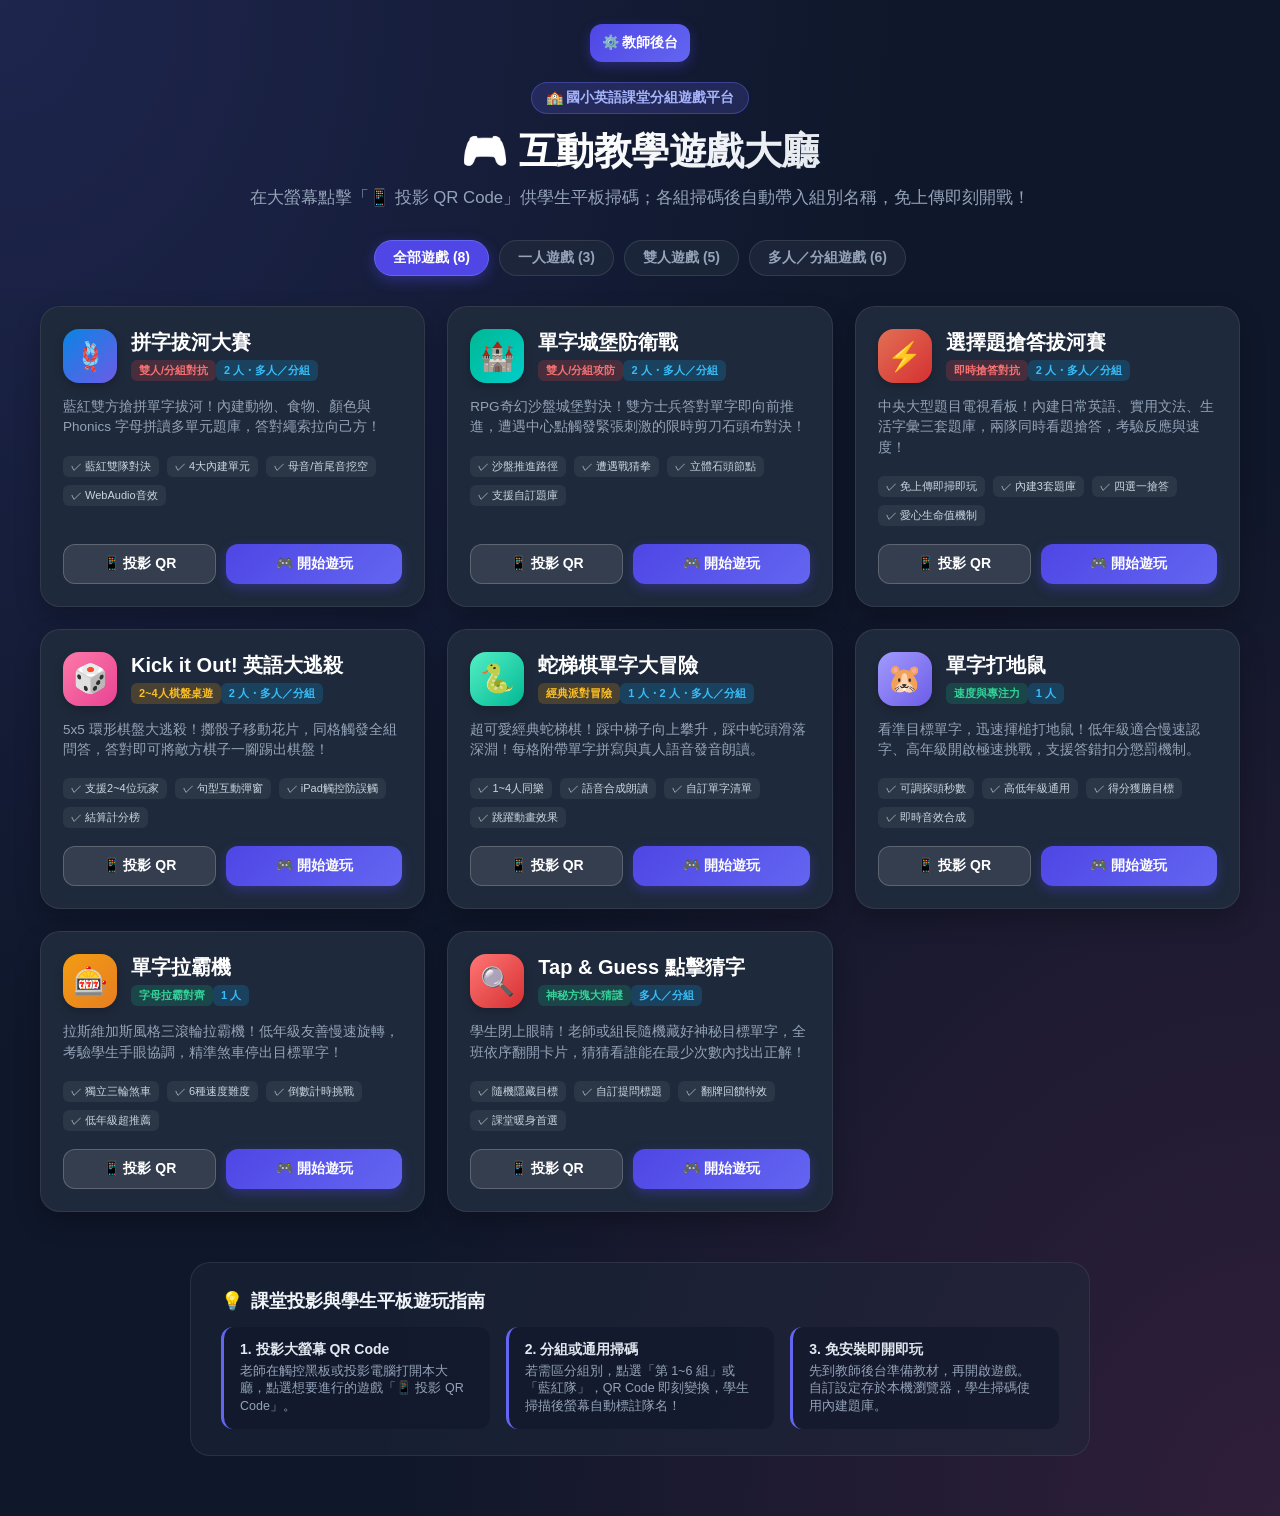
<file: index.html>
<!DOCTYPE html>
<html lang="zh-TW">
<head>
    <meta charset="UTF-8">
    <meta name="viewport" content="width=device-width, initial-scale=1.0">
    <title>🎮 課堂分組互動遊戲大廳 - 掃碼即玩平台</title>
    <link rel="stylesheet" href="./css/classroom.css">
    <script src="./js/qrcode.min.js"></script>
    <style>
        :root {
            --primary: #4f46e5;
            --primary-light: #6366f1;
            --secondary: #ec4899;
            --bg: #0f172a;
            --card-bg: #1e293b;
            --text-main: #f8fafc;
            --text-muted: #94a3b8;
            --accent-yellow: #f59e0b;
            --accent-green: #10b981;
        }

        * {
            box-sizing: border-box;
            margin: 0;
            padding: 0;
            font-family: -apple-system, BlinkMacSystemFont, "Segoe UI", Roboto, "Noto Sans TC", sans-serif;
        }

        body {
            background-color: var(--bg);
            background-image: 
                radial-gradient(at 0% 0%, rgba(99, 102, 241, 0.18) 0px, transparent 50%),
                radial-gradient(at 100% 100%, rgba(236, 72, 153, 0.15) 0px, transparent 50%);
            color: var(--text-main);
            min-height: 100vh;
            padding: 24px 16px 60px;
        }

        .header {
            text-align: center;
            max-width: 900px;
            margin: 0 auto 30px;
        }

        .header-badge {
            display: inline-flex;
            align-items: center;
            gap: 6px;
            background: rgba(99, 102, 241, 0.2);
            border: 1px solid rgba(99, 102, 241, 0.4);
            color: #a5b4fc;
            padding: 6px 14px;
            border-radius: 9999px;
            font-size: 14px;
            font-weight: 700;
            margin-bottom: 12px;
        }

        .header h1 {
            font-size: 2.4rem;
            font-weight: 900;
            letter-spacing: -0.5px;
            background: linear-gradient(135deg, #ffffff 40%, #cbd5e1 100%);
            -webkit-background-clip: text;
            -webkit-text-fill-color: transparent;
            margin-bottom: 8px;
        }

        .header p {
            color: var(--text-muted);
            font-size: 1.05rem;
            line-height: 1.5;
        }

        /* 篩選標籤列 */
        .filter-bar {
            display: flex;
            justify-content: center;
            gap: 10px;
            flex-wrap: wrap;
            margin-bottom: 30px;
        }

        .filter-btn {
            background: rgba(30, 41, 59, 0.8);
            border: 1.5px solid rgba(255, 255, 255, 0.1);
            color: var(--text-muted);
            padding: 8px 18px;
            border-radius: 30px;
            font-size: 14px;
            font-weight: 700;
            cursor: pointer;
            transition: all 0.2s;
        }

        .filter-btn:hover {
            background: rgba(51, 65, 85, 0.8);
            color: #fff;
            border-color: rgba(255, 255, 255, 0.25);
        }

        .filter-btn.active {
            background: var(--primary);
            color: #fff;
            border-color: var(--primary-light);
            box-shadow: 0 4px 14px rgba(79, 70, 229, 0.4);
        }

        /* 遊戲卡片網格 */
        .games-grid {
            display: grid;
            grid-template-columns: repeat(auto-fill, minmax(320px, 1fr));
            gap: 22px;
            max-width: 1200px;
            margin: 0 auto;
        }

        .game-card {
            background: var(--card-bg);
            border: 1px solid rgba(255, 255, 255, 0.08);
            border-radius: 20px;
            padding: 22px;
            display: flex;
            flex-direction: column;
            justify-content: space-between;
            box-shadow: 0 10px 25px rgba(0, 0, 0, 0.25);
            transition: all 0.25s cubic-bezier(0.16, 1, 0.3, 1);
            position: relative;
            overflow: hidden;
        }

        .game-card:hover {
            transform: translateY(-4px);
            border-color: rgba(99, 102, 241, 0.4);
            box-shadow: 0 16px 35px rgba(0, 0, 0, 0.4);
        }

        .game-top {
            display: flex;
            align-items: flex-start;
            gap: 14px;
            margin-bottom: 14px;
        }

        .game-icon-box {
            width: 54px;
            height: 54px;
            border-radius: 16px;
            display: flex;
            align-items: center;
            justify-content: center;
            font-size: 28px;
            flex-shrink: 0;
            box-shadow: 0 4px 10px rgba(0,0,0,0.2);
        }

        .game-meta h3 {
            font-size: 1.25rem;
            font-weight: 800;
            color: #ffffff;
            margin-bottom: 4px;
        }

        .game-tag {
            font-size: 11px;
            font-weight: 700;
            padding: 3px 8px;
            border-radius: 6px;
            display: inline-block;
        }

        .tag-battle { background: rgba(239, 68, 68, 0.2); color: #f87171; }
        .tag-board { background: rgba(245, 158, 11, 0.2); color: #fbbf24; }
        .tag-speed { background: rgba(16, 185, 129, 0.2); color: #34d399; }
        .tag-puzzle { background: rgba(14, 165, 233, 0.2); color: #38bdf8; }

        .game-desc {
            color: var(--text-muted);
            font-size: 13.5px;
            line-height: 1.5;
            margin-bottom: 18px;
            flex: 1;
        }

        .game-features {
            display: flex;
            gap: 8px;
            flex-wrap: wrap;
            margin-bottom: 18px;
        }

        .feature-pill {
            font-size: 11px;
            background: rgba(255, 255, 255, 0.06);
            color: #cbd5e1;
            padding: 3px 8px;
            border-radius: 6px;
        }

        .card-actions {
            display: flex;
            gap: 10px;
        }

        .btn-qr {
            flex: 1;
            background: rgba(255, 255, 255, 0.1);
            color: #ffffff;
            border: 1px solid rgba(255, 255, 255, 0.2);
            padding: 10px 12px;
            border-radius: 12px;
            font-size: 14px;
            font-weight: 700;
            cursor: pointer;
            display: flex;
            align-items: center;
            justify-content: center;
            gap: 6px;
            transition: all 0.2s;
        }
        .btn-qr:hover {
            background: rgba(255, 255, 255, 0.2);
            border-color: #fff;
        }

        .btn-play {
            flex: 1.2;
            background: linear-gradient(135deg, var(--primary), var(--primary-light));
            color: #ffffff;
            border: none;
            padding: 10px 12px;
            border-radius: 12px;
            font-size: 14px;
            font-weight: 800;
            cursor: pointer;
            display: flex;
            align-items: center;
            justify-content: center;
            gap: 6px;
            text-decoration: none;
            box-shadow: 0 4px 12px rgba(79, 70, 229, 0.35);
            transition: all 0.2s;
        }
        .btn-play:hover {
            transform: translateY(-1px);
            box-shadow: 0 6px 16px rgba(79, 70, 229, 0.5);
            color: white;
        }

        /* 課堂說明區塊 */
        .guide-section {
            max-width: 900px;
            margin: 50px auto 0;
            background: rgba(30, 41, 59, 0.5);
            border: 1px solid rgba(255, 255, 255, 0.08);
            border-radius: 20px;
            padding: 26px 30px;
        }

        .guide-title {
            font-size: 18px;
            font-weight: 800;
            color: #f1f5f9;
            margin-bottom: 14px;
            display: flex;
            align-items: center;
            gap: 8px;
        }

        .guide-steps {
            display: grid;
            grid-template-columns: repeat(auto-fit, minmax(240px, 1fr));
            gap: 16px;
        }

        .guide-step {
            background: rgba(15, 23, 42, 0.6);
            border-radius: 12px;
            padding: 14px 16px;
            border-left: 3px solid var(--primary-light);
        }

        .guide-step h4 {
            font-size: 14px;
            color: #e2e8f0;
            margin-bottom: 4px;
        }

        .guide-step p {
            font-size: 12.5px;
            color: var(--text-muted);
            line-height: 1.4;
        }

        /* 投影用超大 QR Code 彈跳視窗 */
        .projector-modal-overlay {
            display: none;
            position: fixed;
            top: 0;
            left: 0;
            width: 100vw;
            height: 100vh;
            background: rgba(0, 0, 0, 0.88);
            backdrop-filter: blur(8px);
            z-index: 999999;
            align-items: center;
            justify-content: center;
            animation: projFade 0.2s ease forwards;
        }

        @keyframes projFade { from { opacity: 0; } to { opacity: 1; } }

        .projector-card {
            background: #ffffff;
            color: #1e293b;
            border-radius: 28px;
            padding: 30px 36px;
            max-width: 520px;
            width: 92%;
            text-align: center;
            position: relative;
            box-shadow: 0 25px 60px rgba(0,0,0,0.6);
        }

        .projector-close {
            position: absolute;
            top: 18px;
            right: 22px;
            width: 38px;
            height: 38px;
            border-radius: 50%;
            border: none;
            background: #f1f5f9;
            color: #64748b;
            font-size: 22px;
            cursor: pointer;
            display: flex;
            align-items: center;
            justify-content: center;
            transition: all 0.15s;
        }
        .projector-close:hover {
            background: #ef4444;
            color: white;
        }

        .projector-game-title {
            font-size: 24px;
            font-weight: 900;
            color: #0f172a;
            margin-bottom: 4px;
        }

        .projector-subtitle {
            font-size: 14px;
            color: #64748b;
            margin-bottom: 16px;
        }

        .projector-group-bar {
            display: flex;
            flex-wrap: wrap;
            gap: 6px;
            justify-content: center;
            margin-bottom: 18px;
        }

        .proj-chip {
            padding: 6px 12px;
            font-size: 13px;
            font-weight: 800;
            border-radius: 20px;
            border: 1.5px solid #cbd5e1;
            background: #f8fafc;
            color: #334155;
            cursor: pointer;
            transition: all 0.15s;
        }
        .proj-chip:hover {
            border-color: var(--primary);
            color: var(--primary);
        }
        .proj-chip.active {
            background: var(--primary);
            color: white;
            border-color: var(--primary);
            box-shadow: 0 4px 10px rgba(79, 70, 229, 0.35);
        }

        .projector-qr-wrapper {
            background: #f8fafc;
            padding: 18px;
            border-radius: 20px;
            border: 2px dashed #cbd5e1;
            display: inline-flex;
            justify-content: center;
            align-items: center;
            margin-bottom: 14px;
            min-width: 250px;
            min-height: 250px;
        }

        .projector-url-text {
            font-size: 12px;
            color: #64748b;
            background: #f1f5f9;
            padding: 8px 12px;
            border-radius: 8px;
            word-break: break-all;
            margin-bottom: 12px;
        }

        .projector-btn-row {
            display: flex;
            gap: 10px;
            justify-content: center;
        }

        .btn-proj-action {
            padding: 8px 18px;
            font-size: 13px;
            font-weight: 700;
            border-radius: 10px;
            border: none;
            cursor: pointer;
            transition: all 0.15s;
        }
        .btn-copy-url {
            background: #e2e8f0;
            color: #334155;
        }
        .btn-copy-url:hover {
            background: #cbd5e1;
        }
        .btn-direct-jump {
            background: var(--primary);
            color: white;
            text-decoration: none;
            display: inline-flex;
            align-items: center;
        }
        .btn-direct-jump:hover {
            background: var(--primary-light);
        }

        @media (max-width: 640px) {
            .header h1 { font-size: 1.8rem; }
            .games-grid { grid-template-columns: 1fr; }
            .projector-card { padding: 22px 18px; }
            .projector-qr-wrapper { min-width: 200px; min-height: 200px; }
        }
    </style>
</head>
<body>

    <div class="header">
        <a class="btn-play" href="./teacher.html" style="width:max-content;margin:0 auto 20px">⚙️ 教師後台</a><div class="header-badge">🏫 國小英語課堂分組遊戲平台</div>
        <h1>🎮 互動教學遊戲大廳</h1>
        <p>在大螢幕點擊「📱 投影 QR Code」供學生平板掃碼；各組掃碼後自動帶入組別名稱，免上傳即刻開戰！</p>
    </div>

    <!-- 篩選列 -->
    <nav class="filter-bar" aria-label="依遊戲人數篩選"><button class="filter-btn active" data-filter="all" aria-pressed="true" onclick="filterGames('all')">全部遊戲 (8)</button><button class="filter-btn " data-filter="solo" aria-pressed="false" onclick="filterGames('solo')">一人遊戲 (3)</button><button class="filter-btn " data-filter="dual" aria-pressed="false" onclick="filterGames('dual')">雙人遊戲 (5)</button><button class="filter-btn " data-filter="multi" aria-pressed="false" onclick="filterGames('multi')">多人／分組遊戲 (6)</button></nav>

    <!-- 遊戲卡片列表 -->
    <div class="games-grid" id="gamesGrid"></div>

    <!-- 課堂投影 QR Code 彈跳視窗 -->
    <div class="projector-modal-overlay" id="projectorModal">
        <div class="projector-card">
            <button class="projector-close" onclick="closeProjectorModal()">&times;</button>
            <h2 class="projector-game-title" id="projGameTitle">遊戲名稱</h2>
            <div class="projector-subtitle">點選下方組別切換專屬條碼，請學生拿平板開啟相機掃描</div>

            <div class="projector-group-bar" id="projGroupBar">
                <button class="proj-chip active" data-group="" data-team="">🌐 全班通用</button>
                <button class="proj-chip" data-group="1">🎯 第 1 組</button>
                <button class="proj-chip" data-group="2">🎯 第 2 組</button>
                <button class="proj-chip" data-group="3">🎯 第 3 組</button>
                <button class="proj-chip" data-group="4">🎯 第 4 組</button>
                <button class="proj-chip" data-group="5">🎯 第 5 組</button>
                <button class="proj-chip" data-group="6">🎯 第 6 組</button>
                <button class="proj-chip" data-team="blue">🔵 藍隊</button>
                <button class="proj-chip" data-team="red">🔴 紅隊</button>
            </div>

            <!-- 本機模式提示與 GitHub 網址自訂欄位 -->
            <div id="localFileNotice" style="display: none; background: #fff1f2; border: 1.5px solid #fecdd3; border-radius: 14px; padding: 12px 14px; margin-bottom: 14px; text-align: left; font-size: 13px; color: #9f1239; line-height: 1.5;">
                <div style="font-weight: 800; margin-bottom: 4px; display: flex; align-items: center; gap: 6px;">
                    <span>💡</span> 為什麼手機掃描會顯示「找不到可用的資料」？
                </div>
                您目前在個人電腦以<b>「本機檔案 (file://)」</b>開啟，手機鏡頭無法直接連線存取您電腦內的 C 槽檔案，所以手機會判定不是網址。<br>
                👉 <b>解決方式：</b>發布至 <b>GitHub Pages</b> 後網址會變成 <code>https://...</code>，手機一掃即可秒開！<br>
                <div style="margin-top: 8px; display: flex; gap: 6px;">
                    <input type="text" id="customBaseUrlInput" placeholder="輸入您的 GitHub 網址 (例: https://myname.github.io/mygame)" style="flex: 1; padding: 7px 10px; border-radius: 8px; border: 1.5px solid #fda4af; font-size: 12px;">
                    <button onclick="saveCustomBaseUrl()" style="background: #e11d48; color: white; border: none; padding: 7px 12px; border-radius: 8px; font-weight: bold; font-size: 12px; cursor: pointer;">套用產生條碼</button>
                </div>
            </div>

            <div class="projector-qr-wrapper" id="projQrBox"></div>
            <div class="projector-url-text" id="projUrlText">網址載入中...</div>

            <div class="projector-btn-row">
                <button class="btn-proj-action btn-copy-url" onclick="copyProjectorUrl()">📋 複製連結</button>
                <a class="btn-proj-action btn-direct-jump" id="projDirectLink" target="_blank" href="#">🚀 本機直接遊玩</a>
            </div>
        </div>
    </div>

    <!-- 老師使用說明指南 -->
    <div class="guide-section">
        <div class="guide-title">
            <span>💡</span> 課堂投影與學生平板遊玩指南
        </div>
        <div class="guide-steps">
            <div class="guide-step">
                <h4>1. 投影大螢幕 QR Code</h4>
                <p>老師在觸控黑板或投影電腦打開本大廳，點選想要進行的遊戲「📱 投影 QR Code」。</p>
            </div>
            <div class="guide-step">
                <h4>2. 分組或通用掃碼</h4>
                <p>若需區分組別，點選「第 1~6 組」或「藍紅隊」，QR Code 即刻變換，學生掃描後螢幕自動標註隊名！</p>
            </div>
            <div class="guide-step">
                <h4>3. 免安裝即開即玩</h4>
                <p>先到教師後台準備教材，再開啟遊戲。自訂設定存於本機瀏覽器，學生掃碼使用內建題庫。</p>
            </div>
        </div>
    </div>

    <script>
        const GAMES_DATA = [
            {
                id: "tug-of-war",
                players: ["dual","multi"],
                title: "拼字拔河大賽",
                category: "battle",
                tag: "雙人/分組對抗",
                tagClass: "tag-battle",
                icon: "🪢",
                iconBg: "linear-gradient(135deg, #0984e3, #6c5ce7)",
                desc: "藍紅雙方搶拼單字拔河！內建動物、食物、顏色與 Phonics 字母拼讀多單元題庫，答對繩索拉向己方！",
                features: ["藍紅雙隊對決", "4大內建單元", "母音/首尾音挖空", "WebAudio音效"],
                url: "./games/tug-of-war.html"
            },
            {
                id: "castle-defense",
                players: ["dual","multi"],
                title: "單字城堡防衛戰",
                category: "battle",
                tag: "雙人/分組攻防",
                tagClass: "tag-battle",
                icon: "🏰",
                iconBg: "linear-gradient(135deg, #00b894, #00cec9)",
                desc: "RPG奇幻沙盤城堡對決！雙方士兵答對單字即向前推進，遭遇中心點觸發緊張刺激的限時剪刀石頭布對決！",
                features: ["沙盤推進路徑", "遭遇戰猜拳", "立體石頭節點", "支援自訂題庫"],
                url: "./games/castle-defense.html"
            },
            {
                id: "quiz-battle",
                players: ["dual","multi"],
                title: "選擇題搶答拔河賽",
                category: "battle",
                tag: "即時搶答對抗",
                tagClass: "tag-battle",
                icon: "⚡",
                iconBg: "linear-gradient(135deg, #e17055, #d63031)",
                desc: "中央大型題目電視看板！內建日常英語、實用文法、生活字彙三套題庫，兩隊同時看題搶答，考驗反應與速度！",
                features: ["免上傳即掃即玩", "內建3套題庫", "四選一搶答", "愛心生命值機制"],
                url: "./games/quiz-battle.html"
            },
            {
                id: "kick-it-out",
                players: ["dual","multi"],
                title: "Kick it Out! 英語大逃殺",
                category: "board",
                tag: "2~4人棋盤桌遊",
                tagClass: "tag-board",
                icon: "🎲",
                iconBg: "linear-gradient(135deg, #fd79a8, #e84393)",
                desc: "5x5 環形棋盤大逃殺！擲骰子移動花片，同格觸發全組問答，答對即可將敵方棋子一腳踢出棋盤！",
                features: ["支援2~4位玩家", "句型互動彈窗", "iPad觸控防誤觸", "結算計分榜"],
                url: "./games/kick-it-out.html"
            },
            {
                id: "snakes-and-ladders",
                players: ["solo","dual","multi"],
                title: "蛇梯棋單字大冒險",
                category: "board",
                tag: "經典派對冒險",
                tagClass: "tag-board",
                icon: "🐍",
                iconBg: "linear-gradient(135deg, #55efc4, #00b894)",
                desc: "超可愛經典蛇梯棋！踩中梯子向上攀升，踩中蛇頭滑落深淵！每格附帶單字拼寫與真人語音發音朗讀。",
                features: ["1~4人同樂", "語音合成朗讀", "自訂單字清單", "跳躍動畫效果"],
                url: "./games/snakes-and-ladders.html"
            },
{
                id: "whack-a-mole",
                players: ["solo"],
                title: "單字打地鼠",
                category: "speed",
                tag: "速度與專注力",
                tagClass: "tag-speed",
                icon: "🐹",
                iconBg: "linear-gradient(135deg, #a29bfe, #6c5ce7)",
                desc: "看準目標單字，迅速揮槌打地鼠！低年級適合慢速認字、高年級開啟極速挑戰，支援答錯扣分懲罰機制。",
                features: ["可調探頭秒數", "高低年級通用", "得分獲勝目標", "即時音效合成"],
                url: "./games/whack-a-mole.html"
            },
            {
                id: "slot-machine",
                players: ["solo"],
                title: "單字拉霸機",
                category: "speed",
                tag: "字母拉霸對齊",
                tagClass: "tag-speed",
                icon: "🎰",
                iconBg: "linear-gradient(135deg, #f39c12, #e67e22)",
                desc: "拉斯維加斯風格三滾輪拉霸機！低年級友善慢速旋轉，考驗學生手眼協調，精準煞車停出目標單字！",
                features: ["獨立三輪煞車", "6種速度難度", "倒數計時挑戰", "低年級超推薦"],
                url: "./games/slot-machine.html"
            },
            {
                id: "tap-and-guess",
                players: ["multi"],
                title: "Tap & Guess 點擊猜字",
                category: "speed",
                tag: "神秘方塊大猜謎",
                tagClass: "tag-speed",
                icon: "🔍",
                iconBg: "linear-gradient(135deg, #ff7675, #d63031)",
                desc: "學生閉上眼睛！老師或組長隨機藏好神秘目標單字，全班依序翻開卡片，猜猜看誰能在最少次數內找出正解！",
                features: ["隨機隱藏目標", "自訂提問標題", "翻牌回饋特效", "課堂暖身首選"],
                url: "./games/tap-and-guess.html"
            }
        ];

        let activeGame = null;
        let selectedGroup = "";
        let selectedTeam = "";

        function renderGames(list) {
            const grid = document.getElementById('gamesGrid');
            grid.innerHTML = '';

            list.forEach(game => {
                const card = document.createElement('div');
                card.className = 'game-card';
                card.innerHTML = `
                    <div>
                        <div class="game-top">
                            <div class="game-icon-box" style="background: ${game.iconBg}">${game.icon}</div>
                            <div class="game-meta">
                                <h3>${game.title}</h3>
                                <span class="game-tag ${game.tagClass}">${game.tag}</span><span class="game-tag tag-puzzle">${game.players.map(p => ({solo:"1 人",dual:"2 人",multi:"多人／分組"})[p]).join("・")}</span>
                            </div>
                        </div>
                        <p class="game-desc">${game.desc}</p>
                        <div class="game-features">
                            ${game.features.map(f => `<span class="feature-pill">✓ ${f}</span>`).join('')}
                        </div>
                    </div>
                    <div class="card-actions">
                        <button class="btn-qr" onclick="openProjectorModal('${game.id}')">📱 投影 QR</button>
                        <a class="btn-play" href="${game.url}">🎮 開始遊玩</a>
                    </div>
                `;
                grid.appendChild(card);
            });
        }

        function filterGames(category) {
            document.querySelectorAll('.filter-btn').forEach(button => {
                const selected = button.dataset.filter === category;
                button.classList.toggle('active', selected);
                button.setAttribute('aria-pressed', String(selected));
            });
            renderGames(category === 'all' ? GAMES_DATA : GAMES_DATA.filter(g => g.players.includes(category)));
        }

        function getFullGameUrl(gamePath, group, team) {
            const loc = window.location;
            let baseUrl = localStorage.getItem('custom_online_base_url');
            if (!baseUrl && loc.protocol === 'file:') {
                baseUrl = 'https://chialinghu-lgtm.github.io/HELLO-GAME';
            }
            let fullUrl;
            
            if (baseUrl && baseUrl.trim().startsWith('http')) {
                baseUrl = baseUrl.trim().replace(/\/+$/, '');
                const cleanGamePath = gamePath.replace(/^\.\//, '');
                fullUrl = new URL(cleanGamePath, baseUrl + '/');
            } else {
                fullUrl = new URL(gamePath, loc.href);
            }
            
            if (group) fullUrl.searchParams.set('group', group);
            if (team) fullUrl.searchParams.set('team', team);
            return fullUrl.toString();
        }

        function saveCustomBaseUrl() {
            const input = document.getElementById('customBaseUrlInput');
            if (!input) return;
            const val = input.value.trim();
            if (val) {
                localStorage.setItem('custom_online_base_url', val);
                alert("🎉 已成功設定線上網址！\nQR Code 已更新，手機掃描即可打開！");
            } else {
                localStorage.removeItem('custom_online_base_url');
                alert("已清除自訂網址，恢復預設模式。");
            }
            updateProjectorQR();
        }

        function openProjectorModal(gameId) {
            activeGame = GAMES_DATA.find(g => g.id === gameId);
            if (!activeGame) return;

            document.getElementById('projGameTitle').innerText = `${activeGame.icon} ${activeGame.title}`;
            selectedGroup = "";
            selectedTeam = "";

            const isFileProtocol = window.location.protocol === 'file:';
            const notice = document.getElementById('localFileNotice');
            const customInput = document.getElementById('customBaseUrlInput');
            const savedUrl = localStorage.getItem('custom_online_base_url') || (isFileProtocol ? 'https://chialinghu-lgtm.github.io/HELLO-GAME' : '');
            
            if (customInput) customInput.value = savedUrl;
            if (notice) {
                notice.style.display = isFileProtocol ? 'block' : 'none';
            }

            const chips = document.querySelectorAll('.proj-chip');
            chips.forEach((c, idx) => {
                if (idx === 0) c.classList.add('active');
                else c.classList.remove('active');
            });

            updateProjectorQR();
            document.getElementById('projectorModal').style.display = 'flex';
        }

        function closeProjectorModal() {
            document.getElementById('projectorModal').style.display = 'none';
        }

        function updateProjectorQR() {
            if (!activeGame) return;
            const targetUrl = getFullGameUrl(activeGame.url, selectedGroup, selectedTeam);

            const qrBox = document.getElementById('projQrBox');
            const urlText = document.getElementById('projUrlText');
            const directLink = document.getElementById('projDirectLink');

            qrBox.innerHTML = '';
            urlText.innerText = targetUrl;
            directLink.href = targetUrl;

            if (window.QRCode) {
                new window.QRCode(qrBox, {
                    text: targetUrl,
                    width: 230,
                    height: 230,
                    colorDark: '#0f172a',
                    colorLight: '#ffffff',
                    correctLevel: window.QRCode.CorrectLevel.M
                });
            } else {
                qrBox.innerHTML = '<p style="color:#64748b;">條碼模組載入中...</p>';
            }
        }

        // 綁定組別切換晶片
        document.querySelectorAll('.proj-chip').forEach(chip => {
            chip.addEventListener('click', () => {
                document.querySelectorAll('.proj-chip').forEach(c => c.classList.remove('active'));
                chip.classList.add('active');

                selectedGroup = chip.getAttribute('data-group') || '';
                selectedTeam = chip.getAttribute('data-team') || '';
                updateProjectorQR();
            });
        });

        function copyProjectorUrl() {
            const url = document.getElementById('projUrlText').innerText;
            navigator.clipboard.writeText(url).then(() => {
                alert("已成功複製遊戲網址到剪貼簿！\n" + url);
            }).catch(() => {
                alert("遊戲網址：\n" + url);
            });
        }

        // 點擊遮罩關閉
        document.getElementById('projectorModal').addEventListener('click', (e) => {
            if (e.target === document.getElementById('projectorModal')) {
                closeProjectorModal();
            }
        });

        // 初始渲染所有遊戲
        renderGames(GAMES_DATA);
    </script>
</body>
</html>
</file>
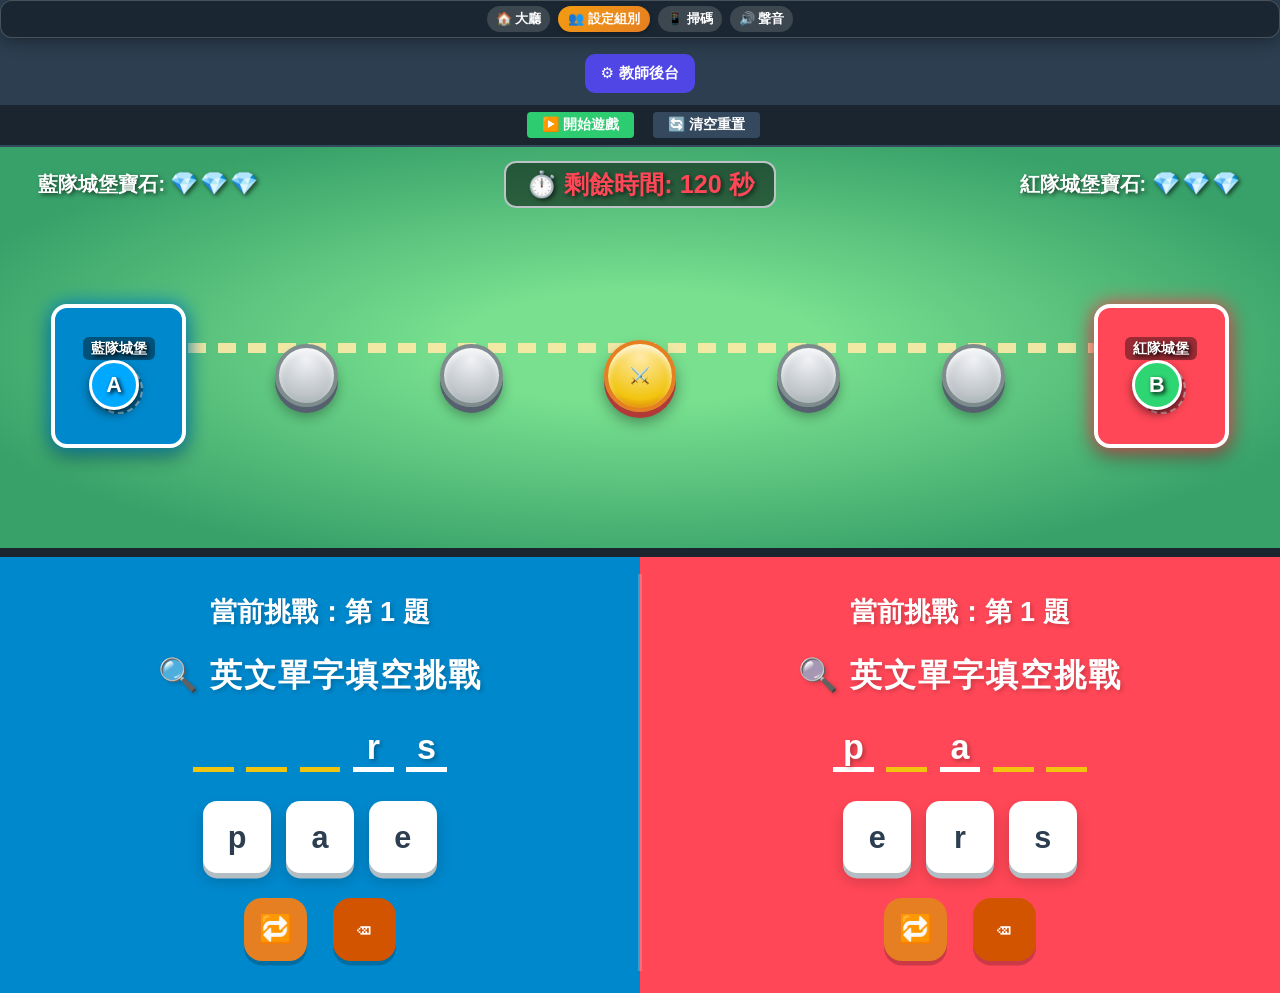
<file: castle-defense.html>
<!DOCTYPE html>
<html lang="zh-TW">
<head>
    <meta charset="UTF-8">
    <meta name="viewport" content="width=device-width, initial-scale=1.0, maximum-scale=1.0, user-scalable=no">
    <title>英文單字解密-城堡戰略攻防戰(立體石頭版)</title>
    <link rel="stylesheet" href="../css/classroom.css">
    <script src="../js/qrcode.min.js"></script>
    <script src="../js/classroom-bar.js"></script>
    <style>
        * { box-sizing: border-box; user-select: none; -webkit-user-select: none; }
        
        body { font-family: 'Arial', sans-serif; background-color: #2c3e50; margin: 0; padding: 0; overflow: hidden; height: 100vh; display: flex; flex-direction: column; }
        
        /* 頂部管理控制列 */
        .admin-bar { display: flex; justify-content: center; align-items: center; gap: 1.5vw; background: #1a252f; padding: 0.5vh 0.5vh 0.5vh 170px; height: 6vh; border-bottom: 2px solid #34495e; }
        .admin-btn { padding: 4px 15px; font-size: 14px; font-weight: bold; color: white; background: #34495e; border: none; border-radius: 4px; cursor: pointer; }
        .admin-btn.start { background: #2ecc71; }
        .admin-btn.config { background: #f1c40f; color: #2c3e50; }

        /* 全螢幕主容器 */
        .game-stage { display: flex; flex-direction: column; width: 100%; height: 94vh; min-width: 0; }

        /* 上半部：RPG 奇幻綠地城堡地圖區 (佔比 45vh) */
        .map-dashboard { background: #78e08f; background-image: radial-gradient(#78e08f 20%, #38a169 80%); border-bottom: 4px solid #1a252f; padding: 1.5vh 3vw; display: flex; flex-direction: column; height: 45vh; min-width: 0; position: relative; }
        
        .info-row { display: flex; justify-content: space-between; align-items: center; color: white; font-size: 2.2vh; font-weight: bold; text-shadow: 2px 2px 4px rgba(0,0,0,0.6); z-index: 10; }
        .timer-text { background: rgba(0,0,0,0.5); padding: 5px 20px; border-radius: 12px; color: #ff4757; font-size: 2.8vh; border: 2px solid #bdc3c7; }
        .gem-span { font-size: 2.5vh; letter-spacing: 2px; }

        /* RPG 地圖大沙盤場景 */
        .battle-map { display: flex; justify-content: space-between; align-items: center; flex: 1; position: relative; margin-top: 1vh; padding: 0 1vw; }
        
        /* 完美還原 image_fe679c.png 底部粗體黃色行軍虛線路徑 */
        .map-path-line { 
            position: absolute; 
            top: 50%; 
            left: 10vw; 
            right: 10vw; 
            height: 10px; 
            background-image: linear-gradient(to right, #ffeaa7 60%, transparent 40%);
            background-size: 30px 100%; /* 控制虛線的長度與間隔 */
            transform: translateY(-50%); 
            z-index: 1; 
            opacity: 0.9;
        }
        
        /* 藍紅雙方大城堡 */
        .castle { width: 15vh; height: 16vh; border-radius: 16px; display: flex; flex-direction: column; justify-content: center; align-items: center; color: white; font-weight: bold; font-size: 2vh; z-index: 2; box-shadow: 0 8px 20px rgba(0,0,0,0.4); position: relative; text-shadow: 2px 2px 4px black; border: 4px solid #ffffff; }
        .castle-blue { background: #0088cc; box-shadow: 0 0 20px #0088cc, 0 8px 20px rgba(0,0,0,0.4); }
        .castle-red { background: #ff4757; box-shadow: 0 0 20px #ff4757, 0 8px 20px rgba(0,0,0,0.4); }
        .castle-title-lbl { background: rgba(0,0,0,0.4); padding: 2px 8px; border-radius: 6px; font-size: 1.6vh; margin-bottom: 0.5vh; }
        .castle-door-spot { width: 5.5vh; height: 5.5vh; background: rgba(0,0,0,0.3); border-radius: 50%; border: 2px dashed rgba(255,255,255,0.5); display: flex; justify-content: center; align-items: center; position: relative; }

        /* 中間前線交戰石頭節點 */
        .map-nodes-container { display: flex; justify-content: space-around; flex: 1; margin: 0 3vw; height: 100%; align-items: center; z-index: 2; position: relative; }
        
        /* 完美還原 image_fe679c.png 具有高光、外圈厚度與草地陰影的立體石頭 */
        .map-node { 
            width: 7vh; 
            height: 7vh; 
            /* 石頭本身的漸層高光 */
            background: radial-gradient(circle at 50% 20%, #f1f2f6 0%, #bdc3c7 70%, #95a5a6 100%); 
            /* 石頭邊緣的深色立體外圈 */
            border: 4px solid #7f8c8d; 
            border-radius: 50%; 
            display: flex; 
            justify-content: center; 
            align-items: center; 
            position: relative; 
            /* 第一層內陰影製造圓弧邊，外兩層製造立體厚度與落地陰影 */
            box-shadow: 
                inset 0 4px 6px rgba(255,255,255,0.8),
                0 6px 0 #57606f, 
                0 10px 12px rgba(0,0,0,0.3); 
        }
        
        /* 中央黃金遭遇戰節點立體化 */
        .map-node.center-encounter-node { 
            background: radial-gradient(circle at 50% 20%, #ffeaa7 0%, #f1c40f 70%, #d35400 100%);
            border-color: #e67e22; 
            width: 8vh; 
            height: 8vh; 
            box-shadow: 
                inset 0 4px 6px rgba(255,255,255,0.8),
                0 6px 0 #b33939, 
                0 10px 15px rgba(0,0,0,0.4); 
            color: #d35400; 
        }

        /* Q版士兵棋子本體，維持常駐內嵌 */
        .avatar-soldier { width: 5.6vh; height: 5.6vh; border-radius: 50%; display: none; justify-content: center; align-items: center; font-size: 2.4vh; font-weight: bold; color: white; border: 3px solid white; box-shadow: 0 4px 10px rgba(0,0,0,0.5); position: absolute; top: -7px; left: -7px; z-index: 10; animation: bouncePawn 0.4s infinite alternate; }
        .soldier-blue-hero { background-color: #00a8ff; } 
        .soldier-red-hero { background-color: #2ed573; }  

        @keyframes bouncePawn {
            0% { transform: translateY(0); }
            100% { transform: translateY(-5px); }
        }

        .has-blue-soldier #blue-soldier-token { display: flex; }
        .has-red-soldier #red-soldier-token { display: flex; }

        /* 下半部：獨立作答大色塊區 */
        .battle-zone { display: flex; height: 49vh; position: relative; }
        .divider-line { position: absolute; left: 50%; top: 5%; bottom: 5%; width: 4px; background: rgba(255,255,255,0.2); transform: translateX(-50%); z-index: 10; }

        .team-panel { width: 50%; height: 100%; display: flex; flex-direction: column; align-items: center; justify-content: space-around; padding: 2.5vh 2vw; color: white; }
        .panel-blue { background-color: #0088cc; border-top: 5px solid #1a252f; }
        .panel-red { background-color: #ff4757; border-top: 5px solid #1a252f; }

        .challenge-title { font-size: 3vh; font-weight: bold; margin: 0.5vh 0; text-shadow: 2px 2px 4px rgba(0,0,0,0.2); }
        .decode-banner { font-size: 3.6vh; font-weight: bold; text-shadow: 2px 2px 4px rgba(0,0,0,0.2); letter-spacing: 2px; display: flex; align-items: center; gap: 8px; }

        /* 字母挖空空格 */
        .slots-container { display: flex; justify-content: center; gap: 1vw; margin: 0.5vh 0; min-height: 5.5vh; }
        .letter-slot { width: 4.5vh; border-bottom: 5px solid white; font-size: 3.8vh; font-weight: bold; text-align: center; height: 5.5vh; display: flex; align-items: flex-end; justify-content: center; text-shadow: 2px 2px 4px rgba(0,0,0,0.3); color: white; }
        .letter-slot.blank-hole { border-bottom: 5px solid #f1c40f; color: #f1c40f; }

        /* 隨機字母按鈕 */
        .letters-container { display: flex; justify-content: center; gap: 1.2vw; flex-wrap: wrap; margin: 0.5vh 0; max-width: 95%; min-height: 8vh; }
        .letter-cube { width: 7.5vh; height: 8vh; background: white; color: #2c3e50; border-radius: 14px; font-size: 3.4vh; font-weight: bold; display: flex; justify-content: center; align-items: center; box-shadow: 0 0.6vh 0 #b2bec3, 0 0.8vh 1.5vh rgba(0,0,0,0.2); cursor: pointer; }
        .letter-cube.used { opacity: 0.15; pointer-events: none; transform: scale(0.9) translateY(0.4vh); box-shadow: none; }

        /* 功能控制鍵 */
        .control-btns { display: flex; gap: 2vw; }
        .action-btn { width: 7vh; height: 7vh; border-radius: 18px; border: none; font-size: 3vh; cursor: pointer; display: flex; justify-content: center; align-items: center; box-shadow: 0 0.5vh 0 rgba(0,0,0,0.2); color: white; }
        .btn-clear { background: #e67e22; }
        .btn-back { background: #d35400; }

        /* 後台彈出視窗 */
        .modal-overlay { display: none; position: fixed; top: 0; left: 0; width: 100%; height: 100%; background: rgba(0,0,0,0.7); z-index: 200; justify-content: center; align-items: center; }
        .modal-window { background: white; width: 600px; padding: 30px; border-radius: 16px; box-shadow: 0 10px 25px rgba(0,0,0,0.3); }
        .modal-window h2 { margin-top: 0; color: #2c3e50; }
        .modal-window textarea { width: 100%; height: 180px; padding: 10px; font-size: 16px; margin-top: 10px; border: 2px solid #bdc3c7; border-radius: 8px; font-family: monospace; }
        .modal-buttons { display: flex; justify-content: flex-end; gap: 15px; margin-top: 20px; }

        /* 遭遇猜拳對決視窗 */
        .rps-overlay { display: none; position: fixed; top: 0; left: 0; width: 100%; height: 100%; background: rgba(0,0,0,0.85); z-index: 100; justify-content: center; align-items: center; }
        .rps-window { background: #fffdf0; width: 800px; border: 6px solid #d35400; border-radius: 28px; display: flex; flex-direction: column; align-items: center; padding: 25px; box-shadow: 0 20px 40px rgba(0,0,0,0.5); }
        .rps-main-title { font-size: 42px; font-weight: bold; color: #c0392b; margin: 0 0 5px 0; letter-spacing: 2px; }
        .rps-subtitle { font-size: 22px; font-weight: bold; color: #2c3e50; margin-bottom: 20px; padding-bottom: 10px; border-bottom: 2px dashed #d35400; width: 100%; text-align: center; }
        .rps-columns-box { display: flex; width: 100%; justify-content: space-around; }
        .rps-player-card { width: 46%; background: white; border: 4px solid #bdc3c7; border-radius: 20px; padding: 20px; display: flex; flex-direction: column; align-items: center; box-shadow: 0 8px 16px rgba(0,0,0,0.1); }
        .rps-player-card.blue-team-card { border-color: #0088cc; background: #f0f8ff; }
        .rps-player-card.red-team-card { border-color: #ff4757; background: #fff5f5; }
        .rps-circle-btn { width: 95px; height: 95px; border-radius: 50%; border: 3px solid #2c3e50; background: white; font-size: 48px; cursor: pointer; display: flex; justify-content: center; align-items: center; box-shadow: 0 6px 0 #7f8c8d; margin: 5px; transition: transform 0.1s; }
        .rps-circle-btn:active, .rps-circle-btn.chosen { transform: translateY(4px); box-shadow: 0 2px 0 #7f8c8d; background: #f1c40f; border-color: #d35400; }
        .rps-status-lbl { font-size: 20px; font-weight: bold; margin-top: 15px; color: #34495e; }
        .rps-footer-rule { font-size: 22px; font-weight: bold; color: #c0392b; margin-top: 25px; background: #ffeaa7; padding: 8px 40px; border-radius: 30px; border: 3px solid #e74c3c; box-shadow: 0 4px 0 #d35400; }
    </style>
<link rel="stylesheet" href="../css/game-layout.css">
</head>
<body>

<div class="admin-bar">
    <button class="admin-btn start" id="start-btn" onclick="startGame()">▶️ 開始遊戲</button>
    <button class="admin-btn config" onclick="openConfigModal()">🗂️ 自訂題庫後台</button>
    <button class="admin-btn" onclick="location.reload()">🔄 清空重置</button>
</div>

<div class="game-stage">
    <!-- 【上半部：森林城堡大沙盤地圖】 -->
    <div class="map-dashboard">
        <!-- 精準實作圖片底部的粗體黃色行軍路徑線 -->
        <div class="map-path-line"></div>

        <div class="info-row">
            <div>藍隊城堡寶石: <span id="scoreA" class="gem-span">💎💎💎</span></div>
            <div class="timer-text">⏱️ 剩餘時間: <span id="time-display">120</span> 秒</div>
            <div>紅隊城堡寶石: <span id="scoreB" class="gem-span">💎💎💎</span></div>
        </div>

        <div class="battle-map">
            <div class="castle castle-blue" id="node-0">
                <div class="castle-title-lbl">藍隊城堡</div>
                <div class="castle-door-spot">🏰</div>
            </div>
            
            <div class="map-nodes-container">
                <div class="map-node" id="node-1"></div>
                <div class="map-node" id="node-2"></div>
                <div class="map-node center-encounter-node" id="node-3">⚔️</div>
                <div class="map-node" id="node-4"></div>
                <div class="map-node" id="node-5"></div>
            </div>
            
            <div class="castle castle-red" id="node-6">
                <div class="castle-title-lbl">紅隊城堡</div>
                <div class="castle-door-spot">🏰</div>
            </div>
        </div>
    </div>

    <!-- 【下半部：獨立作答面板區】 -->
    <div class="battle-zone">
        <div class="divider-line"></div>

        <!-- 左側：藍隊作答區 -->
        <div class="team-panel panel-blue">
            <div class="challenge-title" id="titleA">當前挑戰：第 1 題</div>
            <div class="decode-banner">🔍 英文單字填空挑戰</div>
            <div class="slots-container" id="slots-A"></div>
            <div class="letters-container" id="letters-A"></div>
            <div class="control-btns">
                <button class="action-btn btn-clear" onclick="clearInput('A')">🔁</button>
                <button class="action-btn btn-back" onclick="backspaceInput('A')">⌫</button>
            </div>
        </div>

        <!-- 右側：紅隊作答區 -->
        <div class="team-panel panel-red">
            <div class="challenge-title" id="titleB">當前挑戰：第 1 題</div>
            <div class="decode-banner">🔍 英文單字填空挑戰</div>
            <div class="slots-container" id="slots-B"></div>
            <div class="letters-container" id="letters-B"></div>
            <div class="control-btns">
                <button class="action-btn btn-clear" onclick="clearInput('B')">🔁</button>
                <button class="action-btn btn-back" onclick="backspaceInput('B')">⌫</button>
            </div>
        </div>
    </div>
</div>

<!-- 士兵棋子元件 -->
<div class="avatar-soldier soldier-blue-hero" id="blue-soldier-token">A</div>
<div class="avatar-soldier soldier-red-hero" id="red-soldier-token">B</div>

<!-- 自訂題庫後台 -->
<div class="modal-overlay" id="config-modal">
    <div class="modal-window">
        <h2>🗂️ 自訂題庫後台（字數不限）</h2>
        <p style="color: #7f8c8d; font-size: 14px; margin: 0;">請輸入英文單字，彼此以<b>英文逗號</b>隔開：</p>
        <textarea id="vocab-input">pizza, soup, noodles, salad, juice, bananas, pears, apples, kiwis, oranges, mangoes, grapes, strawberries</textarea>
        <div class="modal-buttons">
            <button class="admin-btn" style="background:#95a5a6;" onclick="closeConfigModal()">取消</button>
            <button class="admin-btn" style="background:#2ecc71;" onclick="saveVocabConfig()">💾 儲存並抽題</button>
        </div>
    </div>
</div>

<!-- 遭遇猜拳對決視窗 -->
<div class="rps-overlay" id="rps-screen">
    <div class="rps-window">
        <div class="rps-main-title">遭遇戰！請猜拳！</div>
        <div class="rps-subtitle">⏱️ 限時出拳！剩餘時間: <span id="rps-countdown" style="color:red; font-size:28px;">3</span> 秒</div>
        <div class="rps-columns-box">
            <div class="rps-player-card blue-team-card">
                <h3 style="margin:0 0 12px 0; color:#0088cc; font-size:24px;">🔵 藍隊選手</h3>
                <div style="display:flex;">
                    <button class="rps-circle-btn" id="btn-A-rock" onclick="recordRPS('A', 'rock')">✊</button>
                    <button class="rps-circle-btn" id="btn-A-scissors" onclick="recordRPS('A', 'scissors')">✌️</button>
                    <button class="rps-circle-btn" id="btn-A-paper" onclick="recordRPS('A', 'paper')">🖐️</button>
                </div>
                <div class="rps-status-lbl" id="lbl-A">等待出拳...</div>
            </div>
            <div class="rps-player-card red-team-card">
                <h3 style="margin:0 0 12px 0; color:#ff4757; font-size:24px;">🟢 紅隊選手</h3>
                <div style="display:flex;">
                    <button class="rps-circle-btn" id="btn-B-rock" onclick="recordRPS('B', 'rock')">✊</button>
                    <button class="rps-circle-btn" id="btn-B-scissors" onclick="recordRPS('B', 'scissors')">✌️</button>
                    <button class="rps-circle-btn" id="btn-B-paper" onclick="recordRPS('B', 'paper')">🖐️</button>
                </div>
                <div class="rps-status-lbl" id="lbl-B">等待出拳...</div>
            </div>
        </div>
        <div class="rps-footer-rule">贏的人繼續前進，輸的人回城堡！</div>
    </div>
</div>

<script>
    let globalWordPool = ["pizza", "soup", "noodles", "salad", "juice", "bananas", "pears", "apples", "kiwis", "oranges", "mangoes", "grapes", "strawberries"];
    let activeLevelWords = [];

    let scoreA = 3, scoreB = 3;
    let timeLeft = 120, rpsTimeLeft = 3;
    let mainTimer = null, rpsTimer = null;
    let gameActive = false, rpsActive = false;
    let choiceA = null, choiceB = null;

    let indexA = 0, indexB = 6;
    let puzzleA = {}, puzzleB = {};
    let currentInputA = [], currentInputB = [];

    function loadVocabConfig() {
        const savedData = localStorage.getItem('vocab_pool_castle_vfinal_stone');
        if (savedData) {
            globalWordPool = savedData.split(',').map(item => item.trim().toLowerCase()).filter(item => item.length > 0);
            document.getElementById('vocab-input').value = savedData;
        }
        pickRandomSixWords();
    }

    function pickRandomSixWords() {
        if (globalWordPool.length < 6) {
            globalWordPool = ["apple", "banana", "cherry", "orange", "lemon", "grape"];
        }
        let shuffled = [...globalWordPool].sort(() => Math.random() - 0.5);
        activeLevelWords = shuffled.slice(0, 6);
    }

    function openConfigModal() { document.getElementById('config-modal').style.display = 'flex'; }
    function closeConfigModal() { document.getElementById('config-modal').style.display = 'none'; }

    function saveVocabConfig() {
        const inputVal = document.getElementById('vocab-input').value.trim();
        let parsed = inputVal.split(',').map(item => item.trim().toLowerCase()).filter(item => item.length > 0);
        if (parsed.length < 6) { alert('⚠️ 請至少輸入 6 個以上的英文單字！'); return; }
        
        localStorage.setItem('vocab_pool_castle_vfinal_stone', inputVal);
        globalWordPool = parsed;
        pickRandomSixWords();
        alert(`💾 題庫儲存與隨機抽題成功！`);
        closeConfigModal();
        
        indexA = 0; indexB = 6;
        initPanelQuestion('A'); initPanelQuestion('B'); refreshMapPawns();
    }

    function refreshMapPawns() {
        for(let i=0; i<=6; i++) {
            const nodeEl = document.getElementById(`node-${i}`);
            if(nodeEl) nodeEl.classList.remove('has-blue-soldier', 'has-red-soldier');
        }
        const spotA = document.getElementById(`node-${indexA}`);
        if(spotA) {
            (spotA.querySelector('.castle-door-spot') || spotA).appendChild(document.getElementById('blue-soldier-token'));
            spotA.classList.add('has-blue-soldier');
        }
        const spotB = document.getElementById(`node-${indexB}`);
        if(spotB) {
            (spotB.querySelector('.castle-door-spot') || spotB).appendChild(document.getElementById('red-soldier-token'));
            spotB.classList.add('has-red-soldier');
        }
    }

    function makePuzzle(wordStr) {
        let chars = wordStr.split('');
        let len = chars.length;
        let holesCount = (len <= 4) ? 2 : 3;
        
        let indexes = [];
        while(indexes.length < holesCount) {
            let randIdx = Math.floor(Math.random() * len);
            if(!indexes.includes(randIdx)) indexes.push(randIdx);
        }
        indexes.sort((a, b) => a - b);

        let slots = [...chars];
        let missingChars = [];
        indexes.forEach(idx => {
            missingChars.push(chars[idx]);
            slots[idx] = "";
        });

        let scrambledChoices = [...missingChars].sort(() => Math.random() - 0.5);

        return {
            original: wordStr,
            slots: slots,
            missingIndexes: indexes,
            missingChars: missingChars,
            choices: scrambledChoices
        };
    }

    function initPanelQuestion(team) {
        const progressIdx = (team === 'A') ? indexA : (6 - indexB);
        const currentWord = activeLevelWords[Math.min(progressIdx, 5)];
        
        document.getElementById(`title${team}`).innerText = `當前挑戰：第 ${progressIdx + 1} 題`;

        const puzzle = makePuzzle(currentWord);
        if (team === 'A') { puzzleA = puzzle; currentInputA = []; } 
        else { puzzleB = puzzle; currentInputB = []; }

        const slotsDiv = document.getElementById(`slots-${team}`); 
        slotsDiv.innerHTML = '';
        puzzle.slots.forEach((char, i) => {
            if(char === "") {
                slotsDiv.innerHTML += `<div class="letter-slot blank-hole" id="slot-${team}-${i}">&nbsp;</div>`;
            } else {
                slotsDiv.innerHTML += `<div class="letter-slot" id="slot-${team}-${i}">${char}</div>`;
            }
        });

        const lettersDiv = document.getElementById(`letters-${team}`); 
        lettersDiv.innerHTML = '';
        puzzle.choices.forEach((char, lIdx) => { 
            lettersDiv.innerHTML += `<div class="letter-cube" id="cube-${team}-${lIdx}" onclick="clickLetter('${team}', ${lIdx}, '${char}')">${char}</div>`; 
        });
    }

    function clickLetter(team, lIdx, char) {
        if (!gameActive || rpsActive) return;
        
        const puzzle = (team === 'A') ? puzzleA : puzzleB;
        const inputArr = (team === 'A') ? currentInputA : currentInputB;

        if (inputArr.length >= puzzle.missingIndexes.length) return;

        inputArr.push({ lIdx, char });
        document.getElementById(`cube-${team}-${lIdx}`).classList.add('used');

        const activeHoleTargetIndex = puzzle.missingIndexes[inputArr.length - 1];
        document.getElementById(`slot-${team}-${activeHoleTargetIndex}`).innerText = char;

        if (inputArr.length === puzzle.missingIndexes.length) {
            let isCorrect = true;
            for(let i=0; i<puzzle.missingIndexes.length; i++) {
                const targetHoleIdx = puzzle.missingIndexes[i];
                if(inputArr[i].char !== puzzle.original[targetHoleIdx]) {
                    isCorrect = false; break;
                }
            }

            if (isCorrect) {
                if (team === 'A') {
                    indexA++; refreshMapPawns();
                    if (indexA > 5) { alert('🏰 🎉 藍隊士兵成功攻陷紅隊城堡！'); settleRound('A'); return; } 
                    else { initPanelQuestion('A'); }
                } else {
                    indexB--; refreshMapPawns();
                    if (indexB < 1) { alert('🏰 🎉 紅隊士兵成功攻陷藍隊城堡！'); settleRound('B'); return; } 
                    else { initPanelQuestion('B'); }
                }
                checkEncounter();
            } else {
                setTimeout(() => clearInput(team), 350);
            }
        }
    }

    function clearInput(team) {
        const inputArr = (team === 'A') ? currentInputA : currentInputB;
        const puzzle = (team === 'A') ? puzzleA : puzzleB;
        
        inputArr.forEach(item => document.getElementById(`cube-${team}-${item.lIdx}`).classList.remove('used'));
        puzzle.missingIndexes.forEach(idx => {
            document.getElementById(`slot-${team}-${idx}`).innerHTML = '&nbsp;';
        });
        
        if (team === 'A') currentInputA = []; else currentInputB = [];
    }

    function backspaceInput(team) {
        const inputArr = (team === 'A') ? currentInputA : currentInputB;
        const puzzle = (team === 'A') ? puzzleA : puzzleB;
        if (inputArr.length === 0) return;
        
        const last = inputArr.pop();
        document.getElementById(`cube-${team}-${last.lIdx}`).classList.remove('used');
        
        const targetHoleIdx = puzzle.missingIndexes[inputArr.length];
        document.getElementById(`slot-${team}-${targetHoleIdx}`).innerHTML = '&nbsp;';
    }

    function checkEncounter() {
        if (indexA >= indexB) { triggerRPS(); }
    }

    function triggerRPS() {
        rpsActive = true; choiceA = null; choiceB = null; rpsTimeLeft = 3;
        document.querySelectorAll('.rps-circle-btn').forEach(b => b.classList.remove('chosen'));
        document.getElementById('lbl-A').innerText = "等待出拳..."; document.getElementById('lbl-B').innerText = "等待出拳...";
        document.getElementById('rps-countdown').innerText = rpsTimeLeft; document.getElementById('rps-screen').style.display = 'flex';

        clearInterval(rpsTimer);
        rpsTimer = setInterval(() => {
            rpsTimeLeft--; document.getElementById('rps-countdown').innerText = rpsTimeLeft;
            if (rpsTimeLeft <= 0) { clearInterval(rpsTimer); settleRPS(); }
        }, 1000);
    }

    function recordRPS(team, type) {
        if (!rpsActive) return;
        if (team === 'A') {
            choiceA = type; document.querySelectorAll('.blue-team-card .rps-circle-btn').forEach(b => b.classList.remove('chosen'));
            document.getElementById(`btn-A-${type}`).classList.add('chosen'); document.getElementById('lbl-A').innerText = "🔴 已出拳";
        } else {
            choiceB = type; document.querySelectorAll('.red-team-card .rps-circle-btn').forEach(b => b.classList.remove('chosen'));
            document.getElementById(`btn-B-${type}`).classList.add('chosen'); document.getElementById('lbl-B').innerText = "🟢 已出拳";
        }
    }

    function settleRPS() {
        let win = (choiceA === choiceB) ? 'tie' : ((!choiceA) ? 'B' : ((!choiceB) ? 'A' : (
            (choiceA === 'rock' && choiceB === 'scissors') || (choiceA === 'paper' && choiceB === 'rock') || (choiceA === 'scissors' && choiceB === 'paper') ? 'A' : 'B'
        )));

        if (win === 'tie') { alert('⚔️ 平手！重新出拳！'); triggerRPS(); } else {
            document.getElementById('rps-screen').style.display = 'none'; rpsActive = false;
            if (win === 'A') { 
                alert('🏆 藍隊猜拳獲勝！🟢 紅隊士兵撤退回老家！'); indexB = 6; initPanelQuestion('B'); 
            } else { 
                alert('🏆 紅隊猜拳獲勝！🔵 藍隊士兵撤退回老家！'); indexA = 0; initPanelQuestion('A'); 
            }
            refreshMapPawns();
        }
    }

    function startGame() {
        scoreA = 3; scoreB = 3; timeLeft = 120; gameActive = true; rpsActive = false; indexA = 0; indexB = 6;
        document.getElementById('start-btn').disabled = true; updateScoreUI(); pickRandomSixWords();
        initPanelQuestion('A'); initPanelQuestion('B');
        setTimeout(refreshMapPawns, 50);

        clearInterval(mainTimer);
        mainTimer = setInterval(() => {
            if (!rpsActive) { timeLeft--; document.getElementById('time-display').innerText = timeLeft; if (timeLeft <= 0) endGame(); }
        }, 1000);
    }

    function settleRound(winner) {
        if (winner === 'A') { scoreB--; scoreA++; } else { scoreA--; scoreB++; }
        updateScoreUI();
        if (scoreA <= 0 || scoreB <= 0) { endGame(); } 
        else { indexA = 0; indexB = 6; pickRandomSixWords(); initPanelQuestion('A'); initPanelQuestion('B'); refreshMapPawns(); }
    }

    function updateScoreUI() {
        document.getElementById('scoreA').innerText = '💎'.repeat(Math.max(0, scoreA));
        document.getElementById('scoreB').innerText = '💎'.repeat(Math.max(0, scoreB));
    }

    function endGame() {
        clearInterval(mainTimer); gameActive = false; document.getElementById('start-btn').disabled = false;
        alert("遊戲結束！" + (scoreA === scoreB ? "雙方平手" : (scoreA > scoreB ? "🎉 藍隊獲得總冠軍！" : "🎉 B組獲得總冠軍！")));
    }

    loadVocabConfig(); initPanelQuestion('A'); initPanelQuestion('B');
    setTimeout(refreshMapPawns, 50);
    window.addEventListener('resize', refreshMapPawns);
</script>
<script>
window.gameTeacherConfig={"id":"castle-defense","selector":"#config-modal"};</script><script src="../js/teacher-settings.js"></script></body>
</html>
</file>
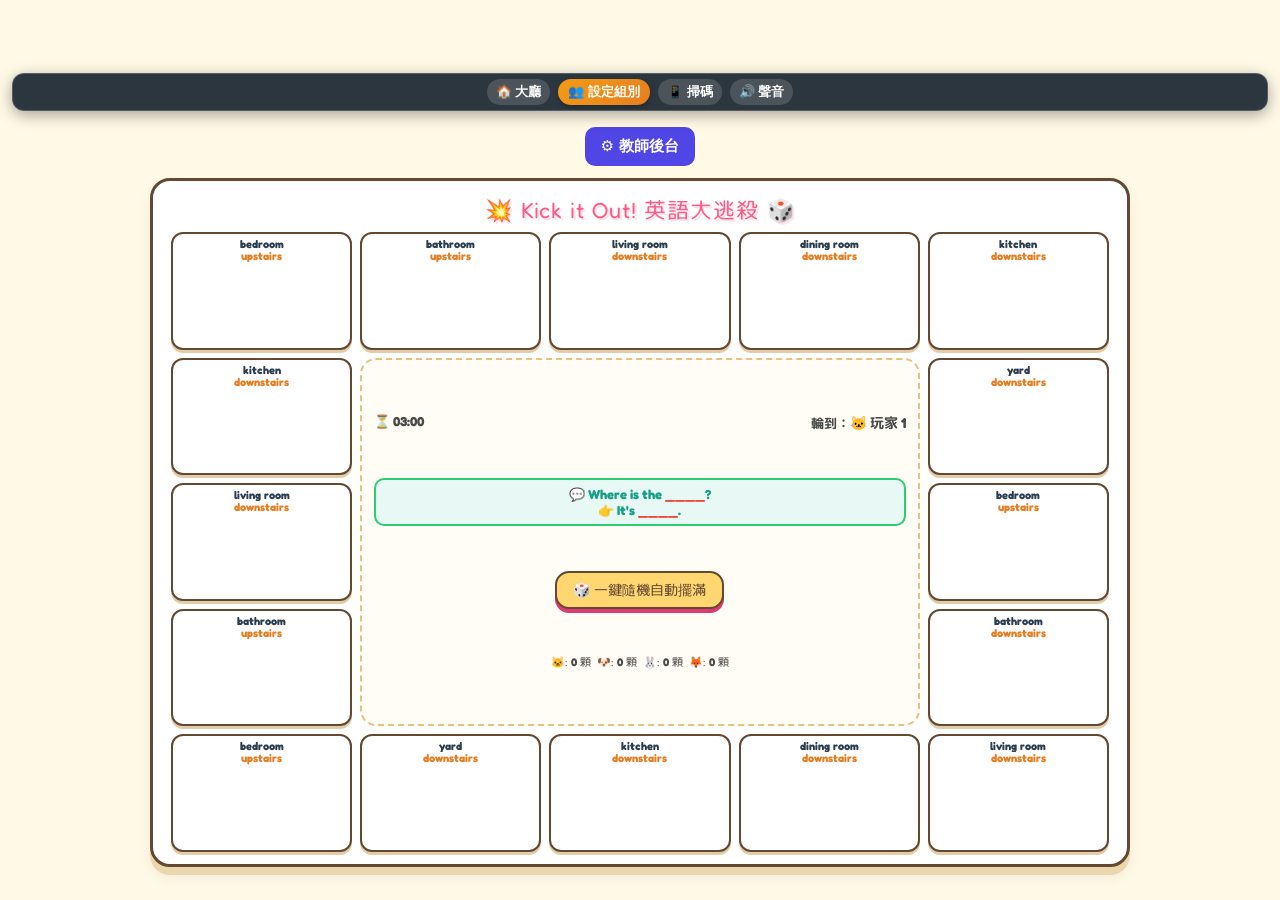
<file: kick-it-out.html>
<!DOCTYPE html>
<html lang="zh-TW">
<head>
  <meta charset="UTF-8">
  <meta name="viewport" content="width=device-width, initial-scale=1.0, maximum-scale=1.0, user-scalable=no">
  <title>Kick it Out! 英語大逃殺 🎲 (課堂分組版)</title>
  <link rel="stylesheet" href="../css/classroom.css">
  <script src="../js/qrcode.min.js"></script>
  <script src="../js/classroom-bar.js"></script>
  <style>
    @import url('https://fonts.googleapis.com/css2?family=Fredoka+One&family=M+PLUS+Rounded+1c:wght@500;800&display=swap');

    :root {
      --bg: #FFF9E6;
      --card-bg: #FFFFFF;
      --primary: #FF70A6;
      --accent: #FF9770;
      --yellow: #FFD670;
      --teal: #70D6FF;
      --green: #80E3A7;
      --track-border: #634832;
    }

    * {
      box-sizing: border-box;
      user-select: none;
      -webkit-user-select: none;
      touch-action: manipulation;
    }

    body {
      font-family: 'Fredoka One', 'M PLUS Rounded 1c', sans-serif;
      background-color: var(--bg);
      color: #4A4A4A;
      margin: 0;
      padding: 48px 12px 8px;
      display: flex;
      flex-direction: column;
      align-items: center;
      justify-content: center;
      min-height: 100vh;
      overflow-x: hidden;
    }

    .main-container {
      width: 100%;
      max-width: 980px;
    }

    .card {
      background: var(--card-bg);
      border-radius: 20px;
      padding: 12px 18px;
      box-shadow: 0 8px 0 #EAD7AF, 0 10px 16px rgba(0,0,0,0.06);
      border: 3px solid var(--track-border);
    }

    h1 {
      text-align: center;
      color: #FF5A84;
      margin: 0 0 10px 0;
      font-size: 22px;
    }

    .form-group { margin-bottom: 10px; }
    label { display: block; font-size: 13px; margin-bottom: 3px; color: #634832; font-weight: bold; }
    input[type="text"], input[type="number"], select, textarea {
      width: 100%;
      padding: 8px 10px;
      border: 2px solid #EAD7AF;
      border-radius: 10px;
      font-size: 13px;
      background: #FFFDF9;
      outline: none;
      font-family: inherit;
    }

    .cute-btn {
      background-color: var(--primary);
      color: white;
      border: 2.5px solid var(--track-border);
      border-radius: 14px;
      padding: 7px 16px;
      font-size: 14px;
      font-family: inherit;
      cursor: pointer;
      box-shadow: 0 4px 0 #D93B72;
      transition: transform 0.1s;
      display: inline-flex;
      align-items: center;
      gap: 6px;
    }
    .cute-btn:hover { transform: translateY(-2px); box-shadow: 0 6px 0 #D93B72; }
    .cute-btn:active { transform: translateY(2px); box-shadow: 0 2px 0 #D93B72; }
    .cute-btn:disabled { background-color: #D3D3D3; border-color: #A9A9A9; box-shadow: 0 3px 0 #8E8E8E; cursor: not-allowed; transform: none; }

    /* 正式命名：Kick it Out! 標題造型 */
    .game-title-header {
      text-align: center;
      font-size: 22px;
      color: #FF5A84;
      margin: 0 0 6px 0;
      text-shadow: 1.5px 1.5px 0px #FFE1EA;
      display: flex;
      align-items: center;
      justify-content: center;
      gap: 8px;
      letter-spacing: 1px;
    }

    /* 長方形 5x5 環形棋盤 */
    .board-grid {
      display: grid;
      grid-template-columns: repeat(5, 1fr);
      grid-template-rows: repeat(5, minmax(0, 1fr));
      gap: 8px;
      width: 100%;
      height: min(78vh, 620px);
      margin: 0 auto;
      position: relative;
    }

    .grid-cell {
      background: white;
      border: 2.5px solid var(--track-border);
      border-radius: 12px;
      display: flex;
      flex-direction: column;
      justify-content: space-between;
      align-items: center;
      padding: 4px;
      box-shadow: 0 3px 0 #E2CDAA;
      position: relative;
      min-height: 0;
    }

    .cell-info {
      text-align: center;
      line-height: 1.1;
      width: 100%;
    }
    .cell-term-a {
      color: #2C3E50;
      font-size: 11px;
      font-weight: 800;
      white-space: nowrap;
      overflow: hidden;
      text-overflow: ellipsis;
    }
    .cell-term-b {
      color: #E67E22;
      font-size: 11px;
      font-weight: bold;
      white-space: nowrap;
      overflow: hidden;
      text-overflow: ellipsis;
    }

    /* 中央控制看板 */
    .center-panel {
      grid-column: 2 / 5;
      grid-row: 2 / 5;
      background: #FFFDF5;
      border: 2.5px dashed #E6C280;
      border-radius: 16px;
      padding: 8px 12px;
      display: flex;
      flex-direction: column;
      align-items: center;
      justify-content: space-evenly;
      text-align: center;
    }

    .sentence-banner {
      background: #E8F8F5;
      border: 2px solid #2ECC71;
      border-radius: 10px;
      padding: 6px 8px;
      font-size: 13px;
      font-weight: bold;
      color: #16A085;
      width: 100%;
      line-height: 1.25;
    }

    /* 花片與棋子造型 */
    .token-slot {
      display: flex;
      flex-wrap: wrap;
      gap: 2px;
      justify-content: center;
      align-items: center;
      width: 100%;
      min-height: 20px;
    }

    .token {
      width: 22px;
      height: 22px;
      border-radius: 50%;
      display: flex;
      align-items: center;
      justify-content: center;
      font-size: 13px;
      border: 1.5px solid white;
      box-shadow: 0 1.5px 3px rgba(0,0,0,0.2);
      transition: all 0.2s;
    }

    .p0 { background: #FF70A6; }
    .p1 { background: #70D6FF; }
    .p2 { background: #FFD670; }
    .p3 { background: #80E3A7; }

    /* 先選目標：高亮提示 */
    .token.can-pick {
      cursor: pointer;
      animation: pulsePick 0.7s infinite alternate;
      border: 2px solid #E74C3C;
    }

    .token.is-selected {
      transform: scale(1.3);
      border: 2px solid #2ECC71 !important;
      box-shadow: 0 0 6px #2ECC71;
      animation: none;
    }

    @keyframes pulsePick {
      0% { transform: scale(1); }
      100% { transform: scale(1.2); }
    }

    /* 彈窗樣式 */
    .modal-backdrop {
      display: none;
      position: fixed;
      top: 0; left: 0;
      width: 100vw; height: 100vh;
      background: rgba(0,0,0,0.5);
      backdrop-filter: blur(4px);
      justify-content: center;
      align-items: center;
      z-index: 1000;
    }
    .cute-modal {
      background: white;
      border: 3.5px solid var(--track-border);
      border-radius: 22px;
      padding: 20px;
      text-align: center;
      max-width: 380px;
      width: 90%;
      box-shadow: 0 10px 0 #EAD7AF;
    }
  </style>
<link rel="stylesheet" href="../css/game-layout.css">
</head>
<body>

<div class="main-container">

  <!-- 後台設定區 -->
  <div class="card" id="adminPanel">
    <h1>⚙️ Kick it Out! 遊戲後台設定 ✏️</h1>

    <div class="form-group">
      <label>🗣️ 提問句型範本（使用 {A} 代表目標項目）：</label>
      <input type="text" id="cfgQuestion" value="Where is the {A}?">
    </div>

    <div class="form-group">
      <label>💬 回答句型範本（使用 {B} 代表對應答案）：</label>
      <input type="text" id="cfgAnswer" value="It's {B}.">
    </div>

    <div class="form-group">
      <label>📚 16 格題庫清單（A:B 格式，以逗號或換行隔開）：</label>
      <textarea id="cfgItems" rows="3">bedroom:upstairs, bathroom:upstairs, living room:downstairs, dining room:downstairs, kitchen:downstairs, yard:downstairs, bedroom:upstairs, bathroom:downstairs, living room:downstairs, dining room:downstairs, kitchen:downstairs, yard:downstairs, bedroom:upstairs, bathroom:upstairs, living room:downstairs, kitchen:downstairs</textarea>
    </div>

    <div class="form-group">
      <label>👥 玩家人數：</label>
      <select id="cfgPlayerCount">
        <option value="4" selected>4 人 (每人 4 顆花片 - 剛好擺滿 16 格)</option>
        <option value="3">3 人 (每人 5 顆花片 - 留 1 空格)</option>
        <option value="2">2 人 (每人 8 顆花片 - 剛好擺滿 16 格)</option>
      </select>
    </div>

    <div class="form-group">
      <label>⏳ 遊戲限時 (分鐘)：</label>
      <input type="number" id="cfgDuration" value="3" min="1" max="10">
    </div>

    <div style="text-align: center; margin-top: 10px;">
      <button class="cute-btn" onclick="saveAdminAndStart()">🚀 儲存設定並開始 Kick it Out!</button>
    </div>
  </div>

  <!-- 遊戲主畫面 -->
  <div class="card" id="gamePanel" style="display: none;">
    <div class="game-title-header">
      <span>💥</span> Kick it Out! 英語大逃殺 <span>🎲</span>
    </div>

    <div class="board-grid" id="boardGrid">
      
      <!-- 中央控制面板 -->
      <div class="center-panel">
        <div style="display:flex; justify-content:space-between; width:100%; font-size:13px; font-weight:bold;">
          <div>⏳ <span id="timerDisplay">03:00</span></div>
          <div>輪到：<span id="turnLabel" style="font-size:14px;">🐱 玩家 1</span></div>
        </div>

        <div class="sentence-banner" id="sentenceBanner">
          💬 問句範本載入中...<br>👉 答句範本載入中...
        </div>

        <!-- 初始擺子按鈕 -->
        <div id="setupControls">
          <button class="cute-btn" style="background:var(--yellow); color:#634832;" onclick="autoFillPiecesRandomly()">
            🎲 一鍵隨機自動擺滿
          </button>
        </div>

        <!-- 正式對戰操作區：先選目標 ➔ 後擲骰子 -->
        <div id="playControls" style="display:none; flex-direction:column; align-items:center; gap:4px;">
          <div style="display: flex; align-items: center; gap: 8px;">
            <div id="diceCube" style="font-size: 28px;">🎲</div>
            <button class="cute-btn" id="rollBtn" onclick="onRollDice()" disabled>擲骰子 🎯</button>
          </div>
          <div id="actionHint" style="font-size: 12px; color: #E74C3C; font-weight: bold;">
            👉 步驟 1：請先點選你要移動的一顆花片！
          </div>
        </div>

        <div id="scoresDisplay" style="font-size: 11px; display: flex; gap: 6px; flex-wrap: wrap; justify-content: center;"></div>
      </div>

    </div>
  </div>

</div>

<!-- 英語問答與踢子互動彈窗 -->
<div class="modal-backdrop" id="quizModal">
  <div class="cute-modal">
    <div style="font-size: 32px;">📢</div>
    <h3 style="margin: 4px 0; color:#634832;">全組一起問！</h3>
    <p style="font-size: 15px; font-weight: bold; color: #16A085;" id="modalQuestionText"></p>
    
    <div style="background:#FFF1DB; border-radius:12px; padding:8px; margin:8px 0;">
      <div style="font-size: 12px; color:#7F8C8D;">正確回答範本：</div>
      <div style="font-size: 17px; font-weight: bold; color:#E67E22;" id="modalAnswerText"></div>
    </div>
    
    <div style="display: flex; gap: 8px; justify-content: center; margin-top: 10px;">
      <button class="cute-btn" style="background:var(--green); box-shadow:0 4px 0 #57B67D;" onclick="handleQuizResult(true)">
        💥 Kick it Out! 答對並踢出
      </button>
      <button class="cute-btn" style="background:#E74C3C; box-shadow:0 4px 0 #C0392B;" onclick="handleQuizResult(false)">
        ❌ 答錯/不會 (退回原位)
      </button>
    </div>
  </div>
</div>

<!-- 獲勝結算彈窗 -->
<div class="modal-backdrop" id="winModal">
  <div class="cute-modal" style="max-width: 400px;">
    <div style="font-size: 50px;">🏆</div>
    <h2 style="color:#FF5A84; margin: 4px 0;">Kick it Out 戰況結算！</h2>
    <div id="winRankings" style="margin: 10px 0; font-size: 14px; text-align: left; background:#FFF9E6; padding:8px 12px; border-radius:12px;"></div>
    <button class="cute-btn" onclick="location.reload()">🔄 回後台重新設定</button>
  </div>
</div>

<script>
  // 5x5 環形座標映射 (0 ~ 15 順時針)
  const GRID_COORDS = [
    { r: 1, c: 1 }, { r: 1, c: 2 }, { r: 1, c: 3 }, { r: 1, c: 4 }, { r: 1, c: 5 },
    { r: 2, c: 5 }, { r: 3, c: 5 }, { r: 4, c: 5 },
    { r: 5, c: 5 }, { r: 5, c: 4 }, { r: 5, c: 3 }, { r: 5, c: 2 }, { r: 5, c: 1 },
    { r: 4, c: 1 }, { r: 3, c: 1 }, { r: 2, c: 1 }
  ];

  const PLAYERS = [
    { name: '小貓咪', emoji: '🐱', class: 'p0' },
    { name: '小狗狗', emoji: '🐶', class: 'p1' },
    { name: '小兔子', emoji: '🐰', class: 'p2' },
    { name: '小狐狸', emoji: '🦊', class: 'p3' }
  ];
  const DICE_FACES = ['⚀', '⚁', '⚂', '⚃', '⚄', '⚅'];

  let boardItems = [];
  let questionTemplate = "";
  let answerTemplate = "";
  let playerCount = 4;
  let piecesPerPlayer = 4;
  let pieces = [];
  let currentTurn = 0;
  let selectedPiece = null;
  let preMovePos = 0;
  let timerSeconds = 180;
  let timerInterval = null;

  // 1. 後台設定存檔與啟動
  function saveAdminAndStart() {
    questionTemplate = document.getElementById('cfgQuestion').value.trim();
    answerTemplate = document.getElementById('cfgAnswer').value.trim();
    playerCount = parseInt(document.getElementById('cfgPlayerCount').value);
    timerSeconds = parseInt(document.getElementById('cfgDuration').value) * 60;

    const rawEntries = document.getElementById('cfgItems').value.split(/[,\n]/).map(s => s.trim()).filter(Boolean);
    boardItems = [];
    for (let i = 0; i < 16; i++) {
      const entry = rawEntries[i % rawEntries.length];
      let tA = "Item";
      let tB = "Value";

      if (entry.includes(':')) {
        const parts = entry.split(':');
        tA = parts[0].trim();
        tB = parts[1].trim();
      } else {
        tA = entry;
        tB = "";
      }
      boardItems.push({ termA: tA, termB: tB });
    }

    document.getElementById('sentenceBanner').innerHTML = `
      💬 ${questionTemplate.replace('{A}', '<span style="color:#E74C3C;">____</span>')}<br>
      👉 ${answerTemplate.replace('{B}', '<span style="color:#E74C3C;">____</span>')}
    `;

    if (playerCount === 4) piecesPerPlayer = 4;
    else if (playerCount === 3) piecesPerPlayer = 5;
    else if (playerCount === 2) piecesPerPlayer = 8;

    pieces = [];
    let pIdCounter = 0;
    for (let p = 0; p < playerCount; p++) {
      for (let i = 0; i < piecesPerPlayer; i++) {
        pieces.push({ id: pIdCounter++, playerId: p, pos: -1, active: true });
      }
    }

    document.getElementById('adminPanel').style.display = 'none';
    document.getElementById('gamePanel').style.display = 'block';

    renderBoardCells();
    updateScoreBoard();
  }

  // 2. 渲染 16 格格子
  function renderBoardCells() {
    const grid = document.getElementById('boardGrid');
    grid.querySelectorAll('.grid-cell').forEach(e => e.remove());

    GRID_COORDS.forEach((coord, idx) => {
      const cell = document.createElement('div');
      cell.className = 'grid-cell';
      cell.id = `cell-${idx}`;
      cell.style.gridRow = coord.r;
      cell.style.gridColumn = coord.c;

      const item = boardItems[idx];
      cell.innerHTML = `
        <div class="cell-info">
          <div class="cell-term-a" title="${item.termA}">${item.termA}</div>
          <div class="cell-term-b" title="${item.termB}">${item.termB}</div>
        </div>
        <div class="token-slot" id="slot-${idx}"></div>
      `;
      grid.appendChild(cell);
    });
  }

  // 3. 一鍵隨機自動擺滿
  function autoFillPiecesRandomly() {
    const availableSlots = Array.from({ length: 16 }, (_, i) => i);
    for (let i = availableSlots.length - 1; i > 0; i--) {
      const j = Math.floor(Math.random() * (i + 1));
      [availableSlots[i], availableSlots[j]] = [availableSlots[j], availableSlots[i]];
    }

    pieces.forEach((piece, index) => {
      if (index < availableSlots.length) {
        piece.pos = availableSlots[index];
      }
    });

    document.getElementById('setupControls').style.display = 'none';
    document.getElementById('playControls').style.display = 'flex';

    renderTokens();
    updateScoreBoard();
    startTimer();
    startTurnSelectionPhase();
  }

  // 4. 先選目標物
  function startTurnSelectionPhase() {
    selectedPiece = null;
    document.getElementById('rollBtn').disabled = true;
    document.getElementById('actionHint').innerText = `👉 步驟 1：請點選 ${PLAYERS[currentTurn].name} 要移動的花片！`;
    updateTurnUI();
    renderTokens();
  }

  function renderTokens() {
    document.querySelectorAll('.token-slot').forEach(slot => slot.innerHTML = '');

    pieces.filter(p => p.active && p.pos !== -1).forEach(p => {
      const slot = document.getElementById(`slot-${p.pos}`);
      if (slot) {
        const token = document.createElement('div');
        token.className = `token ${PLAYERS[p.playerId].class}`;
        token.innerText = PLAYERS[p.playerId].emoji;

        if (p.playerId === currentTurn) {
          token.classList.add('can-pick');
          if (selectedPiece && selectedPiece.id === p.id) {
            token.classList.add('is-selected');
          }
          token.onclick = () => selectPieceTarget(p);
        }

        slot.appendChild(token);
      }
    });
  }

  function selectPieceTarget(piece) {
    selectedPiece = piece;
    renderTokens();

    document.getElementById('rollBtn').disabled = false;
    document.getElementById('actionHint').innerText = `✅ 目標已鎖定！步驟 2：請點擊「擲骰子」前進！`;
  }

  // 5. 擲骰前進
  function onRollDice() {
    if (!selectedPiece) return;
    const rollBtn = document.getElementById('rollBtn');
    rollBtn.disabled = true;

    const diceNum = Math.floor(Math.random() * 6) + 1;
    document.getElementById('diceCube').innerText = DICE_FACES[diceNum - 1];

    preMovePos = selectedPiece.pos;
    const targetPos = (selectedPiece.pos + diceNum) % 16;
    selectedPiece.pos = targetPos;

    renderTokens();

    setTimeout(() => {
      openQuizModal(targetPos);
    }, 380);
  }

  // 6. 提問彈窗
  function openQuizModal(pos) {
    const item = boardItems[pos];
    const qText = questionTemplate.replace('{A}', item.termA);
    const aText = answerTemplate.replace('{B}', item.termB);

    document.getElementById('modalQuestionText').innerText = qText;
    document.getElementById('modalAnswerText').innerText = aText;
    document.getElementById('quizModal').style.display = 'flex';
  }

  // 7. Kick it Out 踢除判定
  function handleQuizResult(isCorrect) {
    document.getElementById('quizModal').style.display = 'none';

    if (isCorrect) {
      const targetPos = selectedPiece.pos;
      let kickedCount = 0;

      // 執行踢出判定：同格其餘棋子（不論敵我）全部永久淘汰
      pieces.forEach(p => {
        if (p.active && p.pos === targetPos && p.id !== selectedPiece.id) {
          p.active = false;
          kickedCount++;
        }
      });

      if (kickedCount > 0) {
        alert(`💥 Kick it Out! 答對了！該格共有 ${kickedCount} 顆花片被永久踢出遊戲版！`);
      } else {
        alert(`✨ 答對了！順利佔領該格！`);
      }
    } else {
      alert(`❌ 答錯或不會回答，該花片退回出發格！`);
      selectedPiece.pos = preMovePos;
    }

    renderTokens();
    updateScoreBoard();
    checkGameOver();
    nextTurn();
  }

  function nextTurn() {
    let attempts = 0;
    do {
      currentTurn = (currentTurn + 1) % playerCount;
      attempts++;
    } while (getPlayerActiveCount(currentTurn) === 0 && attempts < playerCount);

    startTurnSelectionPhase();
  }

  function getPlayerActiveCount(pId) {
    return pieces.filter(p => p.playerId === pId && p.active && p.pos !== -1).length;
  }

  function updateTurnUI() {
    const p = PLAYERS[currentTurn];
    const label = document.getElementById('turnLabel');
    label.innerText = `${p.emoji} ${p.name}`;
    label.style.color = p.class === 'p0' ? '#FF70A6' : p.class === 'p1' ? '#3498DB' : p.class === 'p2' ? '#E67E22' : '#2ECC71';
  }

  function updateScoreBoard() {
    const scoresEl = document.getElementById('scoresDisplay');
    scoresEl.innerHTML = '';
    for (let i = 0; i < playerCount; i++) {
      const count = getPlayerActiveCount(i);
      scoresEl.innerHTML += `<div>${PLAYERS[i].emoji}: <b>${count}</b> 顆</div>`;
    }
  }

  function startTimer() {
    updateTimerDisplay();
    timerInterval = setInterval(() => {
      timerSeconds--;
      updateTimerDisplay();
      if (timerSeconds <= 0) {
        clearInterval(timerInterval);
        endGame("時間到！結算花片存活數！");
      }
    }, 1000);
  }

  function updateTimerDisplay() {
    const m = String(Math.floor(timerSeconds / 60)).padStart(2, '0');
    const s = String(timerSeconds % 60).padStart(2, '0');
    document.getElementById('timerDisplay').innerText = `${m}:${s}`;
  }

  function checkGameOver() {
    const alivePlayers = [];
    for (let i = 0; i < playerCount; i++) {
      if (getPlayerActiveCount(i) > 0) alivePlayers.push(i);
    }
    if (alivePlayers.length <= 1) {
      clearInterval(timerInterval);
      endGame("場上已無其他競爭對手，大逃殺結束！");
    }
  }

  function endGame(reason) {
    const ranking = [];
    for (let i = 0; i < playerCount; i++) {
      ranking.push({ player: PLAYERS[i], count: getPlayerActiveCount(i) });
    }
    ranking.sort((a, b) => b.count - a.count);

    let html = `<p><b>${reason}</b></p>`;
    ranking.forEach((r, idx) => {
      html += `<div>第 ${idx + 1} 名：${r.player.emoji} ${r.player.name}（剩餘 ${r.count} 顆花片）</div>`;
    });

    document.getElementById('winRankings').innerHTML = html;
    document.getElementById('winModal').style.display = 'flex';
  }
</script>

<script>
window.gameTeacherConfig={"id":"kick-it-out","selector":"#adminPanel"};</script><script src="../js/teacher-settings.js"></script></body>
</html>
</file>
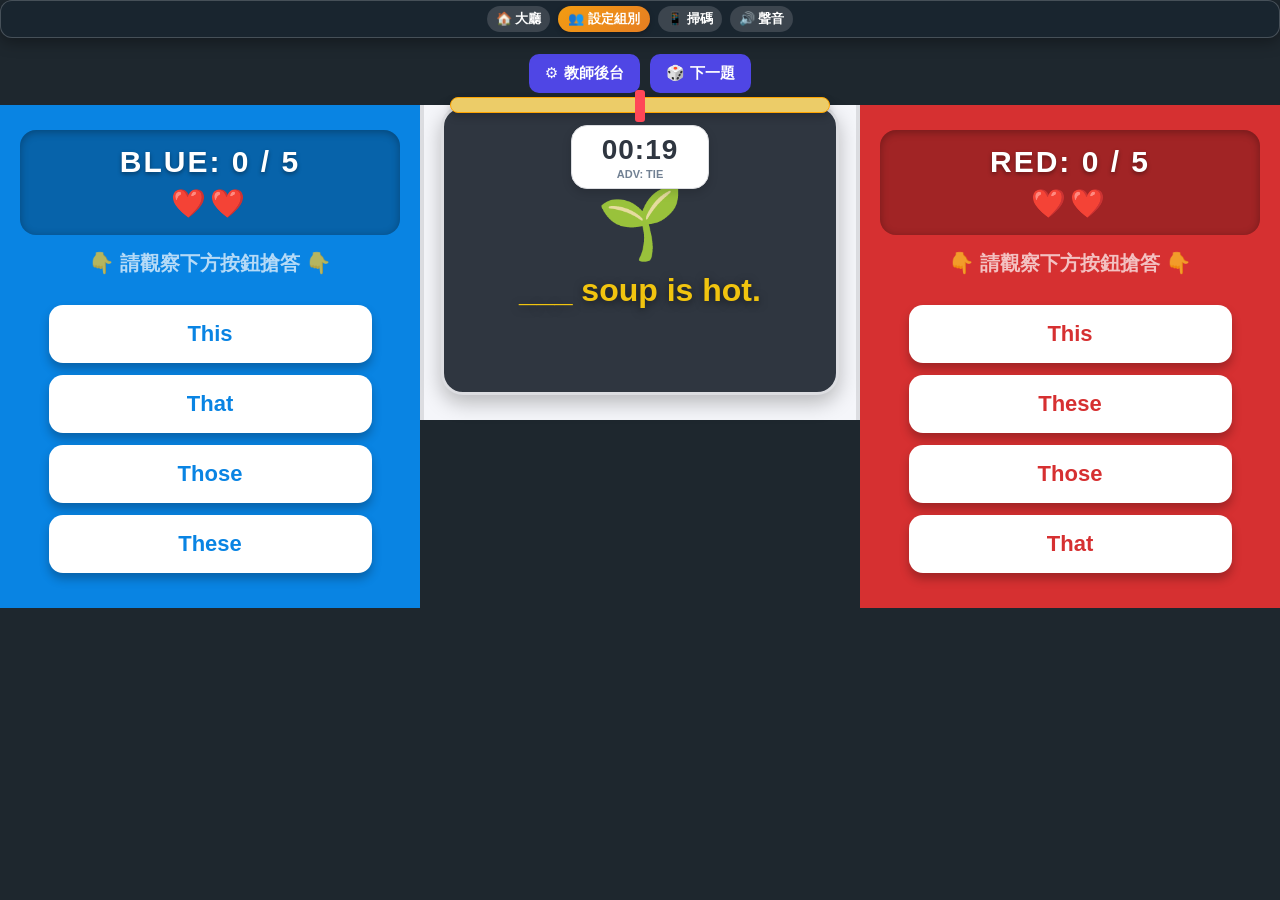
<file: quiz-battle.html>
<!DOCTYPE html>
<html lang="zh-TW">
<head>
    <meta charset="UTF-8">
    <meta name="viewport" content="width=device-width, initial-scale=1.0, maximum-scale=1.0, user-scalable=no">
    <title>選擇題搶答拔河大賽 - 中央題目版</title>
    <link rel="stylesheet" href="../css/classroom.css">
    <script src="../js/qrcode.min.js"></script>
    <script src="../js/classroom-bar.js"></script>
    <style>
        * { box-sizing: border-box; margin: 0; padding: 0; font-family: 'Arial', sans-serif; }
        body { display: flex; flex-direction: column; height: 100vh; overflow: hidden; background: #1e272e; color: white; position: relative; }
        
        /* 頂端管理後台 */
        #admin-panel { background: #2f3640; padding: 12px 12px 12px 180px; display: flex; flex-direction: column; align-items: center; gap: 8px; box-shadow: 0 4px 15px rgba(0,0,0,0.4); z-index: 10; }
        .admin-controls { display: flex; align-items: center; gap: 8px; flex-wrap: wrap; justify-content: center; width: 100%; }
        #admin-panel input { padding: 10px; font-size: 14px; border-radius: 6px; border: none; background: #f5f6fa; color: #2f3640; font-weight: bold; }
        #word-input { width: 240px; }
        
        #unit-select { padding: 10px; font-size: 14px; font-weight: bold; border-radius: 6px; border: none; cursor: pointer; background: #3498db; color: white; }
        
        #admin-panel button { padding: 10px 14px; font-size: 14px; border: none; border-radius: 6px; cursor: pointer; font-weight: bold; color: white; transition: background 0.2s; }
        .btn-add { background: #4cd137; }
        .btn-csv { background-color: #10ac84; }
        .btn-clear-pool { background: #e84118; }
        .btn-next-game { background: #9c88ff; }

        .pool-container { display: none; } 
        
        /* 遊戲舞台區域 */
        #game-stage { display: flex; flex: 1; width: 100%; position: relative; background: #1e272e; }
        .team-section { flex: 1; display: flex; flex-direction: column; align-items: center; justify-content: space-between; padding: 25px 20px; position: relative; height: 100%; transition: opacity 0.3s, filter 0.3s; }
        .blue-team { background-color: #0984e3; }
        .red-team { background-color: #d63031; }
        .team-section.locked { opacity: 0.35; filter: grayscale(80%); pointer-events: none; }
        
        .score-streak { 
            width: 100%; 
            display: flex; 
            flex-direction: column; 
            align-items: center; 
            gap: 8px;
            background: rgba(0, 0, 0, 0.25); 
            padding: 15px; 
            border-radius: 16px; 
            box-shadow: inset 0 2px 8px rgba(0,0,0,0.3);
        }
        .score-title { font-size: 30px; font-weight: 900; letter-spacing: 2px; text-shadow: 0 2px 4px rgba(0,0,0,0.4); }
        .heart-container { font-size: 28px; letter-spacing: 4px; transition: all 0.3s; }
        .heart-lost { opacity: 0.2; filter: grayscale(100%); }
        
        .word-clue-display { font-size: 20px; font-weight: bold; min-height: 40px; text-align: center; color: rgba(255, 255, 255, 0.7); margin: 15px 0; }
        
        .letters-container { display: flex; flex-direction: column; gap: 12px; width: 100%; max-width: 85%; min-height: 160px; justify-content: center; align-items: center; margin-bottom: 10px; }
        .letter-btn { width: 100%; height: 58px; padding: 0 15px; background: white; border: none; border-radius: 14px; font-size: 22px; font-weight: bold; cursor: pointer; box-shadow: 0 6px 10px rgba(0,0,0,0.25); text-transform: none; transition: transform 0.1s; display: flex; align-items: center; justify-content: center; }
        .letter-btn:active { transform: scale(0.96); }
        .blue-team .letter-btn { color: #0984e3; }
        .red-team .letter-btn { color: #d63031; }
        .letter-btn:disabled { opacity: 0.15; background: #dfe4ea; cursor: not-allowed; box-shadow: none; }
        
        /* 中央欄位與拔河機制 */
        #tug-center { width: 440px; background: #f5f6fa; position: relative; display: flex; flex-direction: column; align-items: center; border-left: 4px solid #dcdde1; border-right: 4px solid #dcdde1; height: 100%; padding-bottom: 25px; }
        .timer-box { position: absolute; top: 20px; background: white; color: #2f3640; padding: 8px 30px; border-radius: 16px; text-align: center; box-shadow: 0 4px 10px rgba(0,0,0,0.15); z-index: 5; border: 1px solid #dcdde1; }
        .timer-digits { font-size: 28px; font-weight: 800; letter-spacing: 1px; }
        .timer-sub { font-size: 11px; font-weight: bold; color: #718093; text-transform: uppercase; margin-top: 2px; }
        
        #rope-container { position: relative; width: 100%; height: 35%; display: flex; align-items: center; justify-content: center; }
        .center-line { position: absolute; width: 4px; height: 100%; background: #718093; left: 50%; transform: translateX(-50%); opacity: 0.4; }
        #rope { position: absolute; width: 380px; height: 16px; background: #eccc68; border-radius: 8px; transition: left 0.4s ease-out; left: calc(50% - 190px); box-shadow: 0 4px 8px rgba(0,0,0,0.2); z-index: 2; border: 1px solid #ffa502; }
        #rope::after { content: ''; width: 10px; height: 32px; background: #ff4757; position: absolute; left: 50%; transform: translateX(-50%); top: -8px; border-radius: 3px; }
        
        .illustration-zone { 
            width: 92%; 
            max-width: 400px; 
            height: 290px; 
            margin-top: auto; 
            border-radius: 22px; 
            box-shadow: 0 8px 20px rgba(0,0,0,0.25); 
            display: flex; 
            flex-direction: column; 
            align-items: center; 
            justify-content: center; 
            background: #2f3640; 
            padding: 20px; 
            border: 3px solid #dcdde1;
        }
        
        #main-question-text {
            font-size: 32px;
            font-weight: 900;
            color: #f1c40f;
            text-align: center;
            line-height: 1.4;
            word-break: break-word;
            text-shadow: 0 2px 8px rgba(0,0,0,0.5);
            margin-top: 5px;
        }

        #victory-overlay {
            position: fixed; top: 0; left: 0; width: 100vw; height: 100vh;
            background: rgba(26, 26, 26, 0.94); z-index: 100; display: none;
            flex-direction: column; justify-content: center; align-items: center;
            animation: fadeIn 0.4s ease-out forwards;
        }
        .victory-panel { display: flex; flex-direction: column; align-items: center; justify-content: center; position: relative; width: 100%; text-align: center; }
        .victory-text { font-size: 74px; font-weight: 900; color: #ffffff; letter-spacing: 2px; text-shadow: 0 0 20px rgba(255, 255, 255, 0.6); margin-bottom: 25px; animation: popUp 0.5s cubic-bezier(0.175, 0.885, 0.32, 1.275); }
        .blue-win-text { text-shadow: 0 0 30px #0984e3, 0 0 10px #0984e3; }
        .red-win-text { text-shadow: 0 0 30px #d63031, 0 0 10px #d63031; }
        .btn-play-again { padding: 16px 50px; font-size: 26px; font-weight: bold; color: white; background: #ffa502; border: none; border-radius: 40px; cursor: pointer; box-shadow: 0 8px 0 #e67e22, 0 10px 20px rgba(0,0,0,0.4); display: flex; align-items: center; gap: 12px; transition: 0.1s; }
        .btn-play-again:active { transform: translateY(6px); box-shadow: 0 2px 0 #e67e22, 0 4px 10px rgba(0,0,0,0.4); }
        .decorations { font-size: 24px; color: rgba(255,255,255,0.4); margin-bottom: 15px; }
        .giant-emoji { font-size: 130px; margin-bottom: 20px; animation: bounce 2s infinite; }
        
        #custom-toast {
            position: fixed; top: -100px; left: 50%; transform: translateX(-50%);
            background: #ffffff; color: #2f3640; font-size: 22px; font-weight: bold;
            padding: 16px 36px; border-radius: 50px; box-shadow: 0 10px 30px rgba(0,0,0,0.5);
            z-index: 1000; display: flex; align-items: center; gap: 15px;
            transition: top 0.4s cubic-bezier(0.175, 0.885, 0.32, 1.2);
            border: 3px solid #e1b12c;
        }
        #custom-toast.show { top: 35px; }

        @keyframes popUp { from { transform: scale(0.6); } to { transform: scale(1); } }
        @keyframes bounce { 0%, 100% { transform: translateY(0); } 50% { transform: translateY(-15px); } }
        @keyframes fadeIn { from { opacity: 0; } to { opacity: 1; } }
    </style>
<link rel="stylesheet" href="../css/game-layout.css">
</head>
<body>

    <div id="custom-toast">
        <span id="toast-icon">⏰</span>
        <span id="toast-text">提示內容</span>
    </div>

    <div id="admin-panel">
        <div class="admin-controls">
            <select id="unit-select" onchange="onSelectUnitChange(this.value)">
                <option value="daily">📂 內建題庫 1：基礎日常英語</option>
                <option value="grammar">📂 內建題庫 2：常用文法與代名詞</option>
                <option value="vocab">📂 內建題庫 3：動物與食物單字</option>
                <option value="custom">📁 自訂 / 已上傳 CSV 題庫</option>
            </select>

            <input type="text" id="word-input" placeholder="手動輸入：題目-正解-錯1-錯2-錯3">
            <button class="btn-add" onclick="addWord()">➕ 加入一題</button>
            
            <input type="file" id="csv-file-input" accept=".csv" style="display: none;" onchange="handleCSVUpload(event)">
            <button class="btn-csv" onclick="document.getElementById('csv-file-input').click()">📁 匯入 CSV 題庫</button>

            <button class="btn-clear-pool" onclick="clearWordPool()">🧹 清空題庫</button>
            <button class="btn-next-game" onclick="setupNewGame()">🎲 換下一題</button>
        </div>
        <div class="pool-container">
            <span id="pool-list"></span>
        </div>
    </div>

    <div id="game-stage">
        <div class="team-section blue-team" id="blue-section">
            <div class="score-streak">
                <div class="score-title">BLUE: <span id="blue-score">0</span> / 5</div>
                <div class="heart-container" id="blue-hearts">❤️❤️</div>
            </div>
            <div class="word-clue-display" id="blue-clue">觀察選項搶答</div>
            <div class="letters-container" id="blue-letters"></div>
        </div>

        <div id="tug-center">
            <div class="timer-box">
                <div class="timer-digits" id="game-timer">00:20</div>
                <div class="timer-sub" id="timer-status">ADV: TIE</div>
            </div>
            <div id="rope-container">
                <div class="center-line"></div>
                <div id="rope"></div>
            </div>
            
            <div class="illustration-zone" id="pic-zone">
                <div style="font-size: 70px; line-height: 1; margin-bottom: 5px; animation: bounce 2s infinite;">🌱</div>
                <div id="main-question-text">題目載入中...</div>
            </div>
        </div>

        <div class="team-section red-team" id="red-section">
            <div class="score-streak">
                <div class="score-title">RED: <span id="red-score">0</span> / 5</div>
                <div class="heart-container" id="red-hearts">❤️❤️</div>
            </div>
            <div class="word-clue-display" id="red-clue">觀察選項搶答</div>
            <div class="letters-container" id="red-letters"></div>
        </div>
    </div>

    <div id="victory-overlay">
        <div class="victory-panel">
            <div class="giant-emoji" id="victory-emoji">😆</div>
            <div class="decorations">✨ 🏆 ⭐ 🏆 ✨</div>
            <div class="victory-text" id="victory-msg">BLUE TEAM WINS!</div>
            <button class="btn-play-again" onclick="resetWholeGame()">🚀 PLAY AGAIN</button>
        </div>
    </div>

    <script>
        const PRESET_QUIZ_UNITS = {
            "daily": [
                { q: "Look at ___ grapes.", a: "these", ops: ["these", "this", "that", "those"] },
                { q: "___ soup is hot.", a: "That", ops: ["That", "Those", "These", "This"] },
                { q: "I don't ___ apples.", a: "like", ops: ["like", "likes", "liking", "liked"] },
                { q: "Look at ___ olives.", a: "these", ops: ["these", "this", "that", "those"] },
                { q: "___ juice is colorful.", a: "That", ops: ["That", "Those", "These", "They"] },
                { q: "I don't like ____.", a: "cake", ops: ["cake", "kiwi", "banana", "apple"] },
                { q: "___ is my skirt.", a: "This", ops: ["This", "These", "Those", "They"] },
                { q: "___ are his shoes.", a: "Those", ops: ["Those", "This", "That", "It"] },
                { q: "___ is her ice cream.", a: "That", ops: ["That", "Those", "These", "They"] }
            ],
            "grammar": [
                { q: "I ___ a student.", a: "am", ops: ["am", "is", "are", "be"] },
                { q: "He ___ English every day.", a: "studies", ops: ["studies", "study", "studying", "studied"] },
                { q: "Thank you ___ much.", a: "so", ops: ["so", "many", "very", "too"] },
                { q: "She ___ to school by bus.", a: "goes", ops: ["goes", "go", "going", "went"] },
                { q: "They ___ playing basketball.", a: "are", ops: ["are", "is", "am", "be"] },
                { q: "Where ___ you from?", a: "are", ops: ["are", "is", "am", "do"] },
                { q: "What time ___ it?", a: "is", ops: ["is", "are", "am", "do"] },
                { q: "We ___ happy today.", a: "are", ops: ["are", "is", "am", "be"] }
            ],
            "vocab": [
                { q: "大象的英文是？", a: "elephant", ops: ["elephant", "tiger", "lion", "monkey"] },
                { q: "貓咪的英文是？", a: "cat", ops: ["cat", "dog", "rabbit", "panda"] },
                { q: "星期一的英文是？", a: "Monday", ops: ["Monday", "Sunday", "Friday", "Tuesday"] },
                { q: "香蕉的英文是？", a: "banana", ops: ["banana", "apple", "orange", "grape"] },
                { q: "冰淇淋的英文是？", a: "ice cream", ops: ["ice cream", "pizza", "noodles", "salad"] },
                { q: "紅色的英文是？", a: "red", ops: ["red", "blue", "green", "yellow"] },
                { q: "交通工具的英文是？", a: "transportation", ops: ["transportation", "station", "supermarket", "hospital"] }
            ]
        };

        let MY_WORD_POOL = [...PRESET_QUIZ_UNITS.daily]; 
        let currentQuestion = null;       
        let tugPosition = 0;
        const maxTugOffset = 120; 
        let scores = { blue: 0, red: 0 };
        const WINNING_GOAL = 5; 
        let teamLives = { blue: 2, red: 2 };
        
        let timeLeft = 20;
        let timerInterval = null;
        let audioCtx = null;
        let isGameOver = false;

        function onSelectUnitChange(val) {
            if (val === 'custom') {
                document.getElementById('csv-file-input').click();
                return;
            }
            if (PRESET_QUIZ_UNITS[val]) {
                MY_WORD_POOL = [...PRESET_QUIZ_UNITS[val]];
                updatePoolDisplay();
                showNotification(`已切換題庫 (${MY_WORD_POOL.length} 題)`, "📂");
                setupNewGame();
            }
        }

        function showNotification(text, icon) {
            const toast = document.getElementById('custom-toast');
            document.getElementById('toast-text').innerText = text;
            document.getElementById('toast-icon').innerText = icon;
            toast.classList.add('show');
            setTimeout(() => { toast.classList.remove('show'); }, 1400);
        }

        function playTeamSound(type) {
            if (window.isClassroomMuted) return;
            try {
                if (!audioCtx) { 
                    audioCtx = new (window.AudioContext || window.webkitAudioContext)(); 
                    window.audioCtx = audioCtx;
                }
                if (audioCtx.state === 'suspended') {
                    audioCtx.resume();
                }
                const now = audioCtx.currentTime;

                if (type === 'blue_correct') {
                    let osc1 = audioCtx.createOscillator();
                    let gain1 = audioCtx.createGain();
                    osc1.type = 'sine';
                    osc1.frequency.setValueAtTime(987.77, now); 
                    gain1.gain.setValueAtTime(0.1, now);
                    gain1.gain.exponentialRampToValueAtTime(0.01, now + 0.25);
                    osc1.connect(gain1); gain1.connect(audioCtx.destination);
                    osc1.start(now); osc1.stop(now + 0.25);

                    setTimeout(() => {
                        let osc2 = audioCtx.createOscillator();
                        let gain2 = audioCtx.createGain();
                        osc2.type = 'sine';
                        osc2.frequency.setValueAtTime(1318.51, audioCtx.currentTime); 
                        gain2.gain.setValueAtTime(0.1, audioCtx.currentTime);
                        gain2.gain.exponentialRampToValueAtTime(0.01, audioCtx.currentTime + 0.25);
                        osc2.connect(gain2); gain2.connect(audioCtx.destination);
                        osc2.start(); osc2.stop(audioCtx.currentTime + 0.25);
                    }, 80);

                } else if (type === 'red_correct') {
                    let osc1 = audioCtx.createOscillator();
                    let gain1 = audioCtx.createGain();
                    osc1.type = 'triangle'; 
                    osc1.frequency.setValueAtTime(783.99, now); 
                    gain1.gain.setValueAtTime(0.1, now);
                    gain1.gain.exponentialRampToValueAtTime(0.01, now + 0.35);
                    osc1.connect(gain1); gain1.connect(audioCtx.destination);
                    osc1.start(now); osc1.stop(now + 0.35);

                    setTimeout(() => {
                        let osc2 = audioCtx.createOscillator();
                        let gain2 = audioCtx.createGain();
                        osc2.type = 'sine';
                        osc2.frequency.setValueAtTime(1174.66, audioCtx.currentTime); 
                        gain2.gain.setValueAtTime(0.1, audioCtx.currentTime);
                        gain2.gain.exponentialRampToValueAtTime(0.01, audioCtx.currentTime + 0.35);
                        osc2.connect(gain2); gain2.connect(audioCtx.destination);
                        osc2.start(); osc2.stop(audioCtx.currentTime + 0.35);
                    }, 60);

                } else if (type === 'wrong') {
                    let osc = audioCtx.createOscillator();
                    let gain = audioCtx.createGain();
                    osc.type = 'sawtooth';
                    osc.frequency.setValueAtTime(190, now);
                    osc.frequency.linearRampToValueAtTime(80, now + 0.4); 
                    gain.gain.setValueAtTime(0.15, now);
                    gain.gain.linearRampToValueAtTime(0.01, now + 0.4);
                    osc.connect(gain); gain.connect(audioCtx.destination);
                    osc.start(now); osc.stop(now + 0.4);

                } else if (type === 'game_over') {
                    const notes = [523.25, 659.25, 783.99, 1046.50]; 
                    notes.forEach((freq, index) => {
                        setTimeout(() => {
                            let osc = audioCtx.createOscillator();
                            let gain = audioCtx.createGain();
                            osc.type = (index === 3) ? 'square' : 'sine'; 
                            osc.frequency.setValueAtTime(freq, audioCtx.currentTime);
                            gain.gain.setValueAtTime(0.1, audioCtx.currentTime);
                            gain.gain.exponentialRampToValueAtTime(0.01, audioCtx.currentTime + (index === 3 ? 0.8 : 0.4));
                            osc.connect(gain); gain.connect(audioCtx.destination);
                            osc.start(); osc.stop(audioCtx.currentTime + (index === 3 ? 0.8 : 0.4));
                        }, index * 140);
                    });
                }
            } catch (e) { console.log("音訊錯誤", e); }
        }

        function updatePoolDisplay() {
            const poolDisplay = document.getElementById('pool-list'); if (!poolDisplay) return;
            let questionList = MY_WORD_POOL.map(item => item.q);
            poolDisplay.innerText = questionList.join('  |  '); 
        }

        function handleCSVUpload(event) {
            const file = event.target.files[0];
            if (!file) return;

            const reader = new FileReader();
            reader.onload = function(e) {
                const text = e.target.result;
                const lines = text.split(/\r?\n/);
                let importCount = 0;
                let newPool = [];

                for (let i = 1; i < lines.length; i++) {
                    const line = lines[i].trim();
                    if (!line) continue;

                    const columns = line.split(',');
                    if (columns.length >= 4) {
                        const question = columns[1].trim();
                        const answer = columns[2].trim();
                        const optionsStr = columns[3].trim();
                        const ops = optionsStr.split('|').map(o => o.trim());

                        if (question && answer && ops.length > 0) {
                            newPool.push({ q: question, a: answer, ops: ops });
                            importCount++;
                        }
                    }
                }

                if (importCount > 0) {
                    MY_WORD_POOL = newPool;
                    updatePoolDisplay();
                    document.getElementById('unit-select').value = 'custom';
                    showNotification(`成功載入 ${importCount} 道選擇題！`, "📁");
                    setupNewGame();
                } else {
                    showNotification("讀取失敗，請確認該 CSV 的格式結構。", "⚠️");
                }
                event.target.value = ''; 
            };
            reader.readAsText(file, 'UTF-8');
        }

        function addWord() {
            const inputElement = document.getElementById('word-input'); if (!inputElement) return;
            let rawInput = inputElement.value.trim();
            let parts = rawInput.split('-');
            if (parts.length < 5) { showNotification("手動格式：題目-正解-錯1-錯2-錯3", "⚠️"); return; }
            
            let q = parts[0].trim();
            let a = parts[1].trim();
            let ops = [parts[1].trim(), parts[2].trim(), parts[3].trim(), parts[4].trim()];

            MY_WORD_POOL.push({ q: q, a: a, ops: ops });
            updatePoolDisplay();
            inputElement.value = "";
            showNotification(`手動建立題庫成功！`, "➕");
            if (!currentQuestion) setupNewGame();
        }

        function clearWordPool() {
            if (confirm("確定要將所有已儲存的題庫清空嗎？")) {
                MY_WORD_POOL = []; currentQuestion = null;
                updatePoolDisplay(); resetStageDisplay(); clearInterval(timerInterval);
                document.getElementById('game-timer').innerText = "00:00";
            }
        }

        function resetStageDisplay() {
            document.getElementById('pic-zone').innerHTML = '<div style="font-size: 70px; line-height: 1; margin-bottom: 5px; animation: bounce 2s infinite;">🌱</div><div id="main-question-text">請選擇題庫開始拔河</div>';
            document.getElementById('blue-letters').innerHTML = '';
            document.getElementById('red-letters').innerHTML = '';
            document.getElementById('blue-clue').innerText = "等待題庫載入";
            document.getElementById('red-clue').innerText = "等待題庫載入";
            resetHeartsDisplay();
        }

        function resetHeartsDisplay() {
            teamLives = { blue: 2, red: 2 };
            document.getElementById('blue-hearts').innerHTML = '❤️❤️';
            document.getElementById('red-hearts').innerHTML = '❤️❤️';
            document.getElementById('blue-section').classList.remove('locked');
            document.getElementById('red-section').classList.remove('locked');
        }

        function setupNewGame() {
            if (isGameOver) return; 
            if (MY_WORD_POOL.length === 0) { resetStageDisplay(); return; }
            
            currentQuestion = MY_WORD_POOL[Math.floor(Math.random() * MY_WORD_POOL.length)];
            
            const picZone = document.getElementById('pic-zone');
            picZone.innerHTML = `
                <div style="font-size: 70px; line-height: 1; margin-bottom: 5px; animation: bounce 2s infinite;">🌱</div>
                <div id="main-question-text">${currentQuestion.q}</div>
            `;

            document.getElementById('blue-clue').innerText = "👇 請觀察下方按鈕搶答 👇";
            document.getElementById('red-clue').innerText = "👇 請觀察下方按鈕搶答 👇";

            resetHeartsDisplay(); 
            renderOptionButtons('blue');
            renderOptionButtons('red');
            resetTimer(); 
        }

        function renderOptionButtons(team) {
            const container = document.getElementById(`${team}-letters`); if (!container) return;
            container.innerHTML = '';
            
            let shuffledOps = [...currentQuestion.ops].sort(() => Math.random() - 0.5);
            
            shuffledOps.forEach((optionText) => {
                const btn = document.createElement('button');
                btn.className = 'letter-btn'; btn.innerText = optionText;
                btn.onclick = () => {
                    if (teamLives[team] <= 0 || isGameOver) return;
                    handleAnswerSelection(team, optionText);
                };
                container.appendChild(btn);
            });
        }

        function handleAnswerSelection(team, chosenAnswer) {
            if (isGameOver) return;
            const otherTeam = (team === 'blue' ? 'red' : 'blue');

            if (chosenAnswer === currentQuestion.a) {
                playTeamSound(`${team}_correct`); 
                scores[team]++;
                document.getElementById(`${team}-score`).innerText = scores[team];
                
                tugPosition += (team === 'blue' ? -35 : 35);
                applyRopePhysics();
                showNotification(`${team === 'blue' ? '藍隊' : '紅隊'} 搶答正確！`, "🎉");

                checkMatchOver(team);
            } else {
                playTeamSound('wrong'); 
                teamLives[team]--;
                
                scores[otherTeam]++; 
                document.getElementById(`${otherTeam}-score`).innerText = scores[otherTeam];
                
                tugPosition += (team === 'blue' ? 35 : -35);
                applyRopePhysics();

                if (teamLives[team] === 1) {
                    document.getElementById(`${team}-hearts`).innerHTML = '❤️<span class="heart-lost">❤️</span>';
                    showNotification(`${team === 'blue' ? '藍隊' : '紅隊'} 答錯！分數送給對手！`, "❌");
                } else if (teamLives[team] <= 0) {
                    document.getElementById(`${team}-hearts`).innerHTML = '<span class="heart-lost">❤️❤️</span>';
                    document.getElementById(`${team}-section`).classList.add('locked');
                    showNotification(`${team === 'blue' ? '藍隊' : '紅隊'} 機會用盡出局！`, "🔒");
                }

                checkMatchOver(otherTeam);
            }
        }

        function applyRopePhysics() {
            if (tugPosition < -maxTugOffset) tugPosition = -maxTugOffset;
            if (tugPosition > maxTugOffset) tugPosition = maxTugOffset;
            document.getElementById('rope').style.left = `calc(50% - 190px + ${tugPosition}px)`;
            updateAdvantageStatus();
        }

        function checkMatchOver(targetTeam) {
            if (scores[targetTeam] >= WINNING_GOAL) {
                isGameOver = true; 
                clearInterval(timerInterval);
                playTeamSound('game_over'); 
                setTimeout(() => { showVictoryScreen(targetTeam); }, 200);
            } else {
                clearInterval(timerInterval);
                setTimeout(() => { setupNewGame(); }, 1200); 
            }
        }

        function showVictoryScreen(winnerTeam) {
            const overlay = document.getElementById('victory-overlay'); const msg = document.getElementById('victory-msg'); const emoji = document.getElementById('victory-emoji');
            if (winnerTeam === 'blue') { msg.innerText = "BLUE TEAM WINS!"; msg.className = "victory-text blue-win-text"; emoji.innerText = "💙🥳"; } 
            else { msg.innerText = "RED TEAM WINS!"; msg.className = "victory-text red-win-text"; emoji.innerText = "❤️😎"; }
            overlay.style.display = 'flex';
        }

        function resetWholeGame() {
            scores.blue = 0; scores.red = 0; isGameOver = false; 
            document.getElementById('blue-score').innerText = '0'; document.getElementById('red-score').innerText = '0';
            tugPosition = 0; document.getElementById('rope').style.left = `calc(50% - 190px)`;
            document.getElementById('victory-overlay').style.display = 'none';
            updateAdvantageStatus(); setupNewGame();
        }

        function resetTimer() {
            clearInterval(timerInterval); if (isGameOver) return;
            timeLeft = 20;
            const timerEl = document.getElementById('game-timer'); if (timerEl) timerEl.innerText = `00:${timeLeft}`;
            timerInterval = setInterval(() => {
                timeLeft--;
                if (timerEl) timerEl.innerText = timeLeft < 10 ? `00:0${timeLeft}` : `00:${timeLeft}`;
                if (timeLeft <= 0) { 
                    clearInterval(timerInterval); showNotification("時間到！自動更換下一題！", "⏰"); 
                    setTimeout(() => { setupNewGame(); }, 1200);
                }
            }, 1000);
        }

        function updateAdvantageStatus() {
            const statusEl = document.getElementById('timer-status'); if (!statusEl) return;
            const diff = scores.red - scores.blue;
            if (diff === 0) { statusEl.innerText = "ADV: TIE"; statusEl.style.color = "#718093"; }
            else if (diff > 0) { statusEl.innerText = `ADV: RED +${diff}`; statusEl.style.color = "#d63031"; }
            else { statusEl.innerText = `ADV: BLUE +${Math.abs(diff)}`; statusEl.style.color = "#0984e3"; }
        }

        window.onload = function() {
            updatePoolDisplay(); 
            setupNewGame();
        };
    </script>
<script>window.gameTeacherState={read:()=>({pool:MY_WORD_POOL}),restore:s=>{if(Array.isArray(s.pool)){MY_WORD_POOL=s.pool;updatePoolDisplay();setupNewGame();}}};
window.gameTeacherConfig={"id":"quiz-battle","selector":"#admin-panel"};</script><script src="../js/teacher-settings.js"></script></body>
</html>
</file>
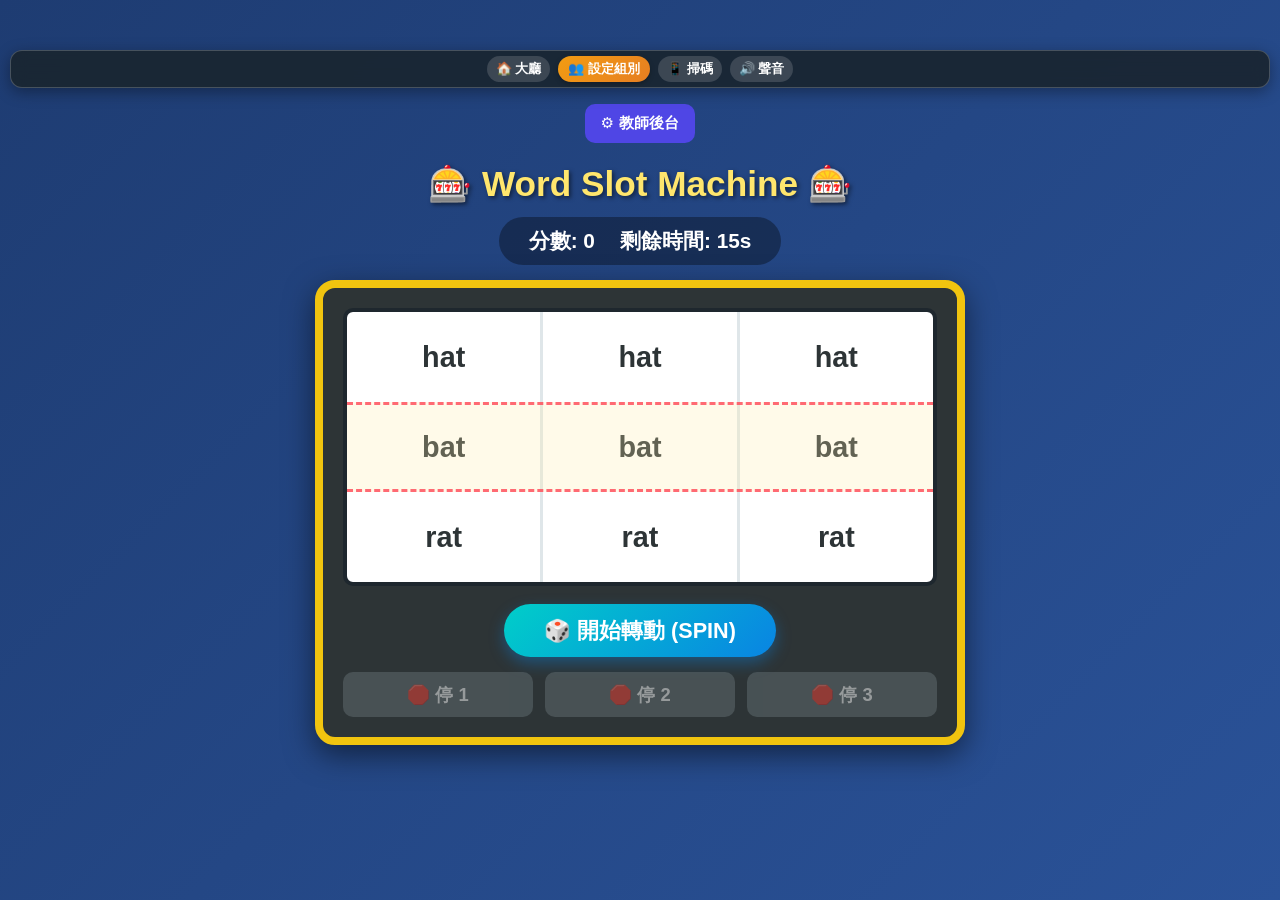
<file: slot-machine.html>
<!DOCTYPE html>
<html lang="zh-Hant">
<head>
    <meta charset="UTF-8">
    <meta name="viewport" content="width=device-width, initial-scale=1.0, maximum-scale=1.0, user-scalable=no">
    <title>Word Slot Machine - 單字拉霸機 (課堂分組版)</title>
    <link rel="stylesheet" href="../css/classroom.css">
    <script src="../js/qrcode.min.js"></script>
    <script src="../js/classroom-bar.js"></script>
    <style>
        * {
            box-sizing: border-box;
            margin: 0;
            padding: 0;
        }

        body {
            font-family: 'Comic Sans MS', '微軟正黑體', sans-serif;
            background: linear-gradient(135deg, #1e3c72, #2a5298);
            color: #ffffff;
            min-height: 100vh;
            display: flex;
            flex-direction: column;
            align-items: center;
            padding: 50px 10px 20px;
        }

        h1 {
            font-size: 2.2rem;
            margin-bottom: 12px;
            text-shadow: 2px 2px 4px rgba(0,0,0,0.5);
            color: #ffe66d;
        }

        .panel-toggle-btn {
            background-color: #ff7675;
            color: white;
            border: none;
            padding: 8px 20px;
            font-size: 1rem;
            border-radius: 20px;
            cursor: pointer;
            font-weight: bold;
            margin-bottom: 12px;
            box-shadow: 0 4px 6px rgba(0,0,0,0.2);
            transition: transform 0.1s ease;
        }

        .panel-toggle-btn:active {
            transform: scale(0.96);
        }

        .teacher-panel {
            background: #ffffff;
            color: #2d3436;
            padding: 16px 20px;
            border-radius: 12px;
            width: 95%;
            max-width: 650px;
            margin-bottom: 15px;
            box-shadow: 0 8px 20px rgba(0,0,0,0.3);
            display: block;
        }

        .teacher-panel.collapsed {
            display: none;
        }

        .panel-row {
            margin-bottom: 12px;
            text-align: left;
        }

        .panel-row label {
            font-weight: bold;
            display: block;
            margin-bottom: 5px;
            color: #2d3436;
        }

        .panel-row input, .panel-row select {
            width: 100%;
            padding: 8px 10px;
            border: 2px solid #b2bec3;
            border-radius: 6px;
            font-size: 1rem;
            outline: none;
        }

        .panel-row input:focus, .panel-row select:focus {
            border-color: #0984e3;
        }

        .btn-apply {
            background-color: #00b894;
            color: white;
            border: none;
            padding: 10px 20px;
            font-size: 1rem;
            font-weight: bold;
            border-radius: 8px;
            cursor: pointer;
            box-shadow: 0 3px 6px rgba(0,0,0,0.15);
        }

        .dashboard {
            display: flex;
            gap: 25px;
            font-size: 1.3rem;
            font-weight: bold;
            margin-bottom: 15px;
            background: rgba(0,0,0,0.35);
            padding: 10px 30px;
            border-radius: 30px;
        }

        .timer-warning {
            color: #ff7675;
            animation: pulse 0.5s infinite alternate;
        }

        @keyframes pulse {
            from { transform: scale(1); }
            to { transform: scale(1.18); }
        }

        .slot-machine {
            background: #2d3436;
            border: 8px solid #f1c40f;
            border-radius: 20px;
            padding: 20px;
            box-shadow: 0 10px 30px rgba(0,0,0,0.5);
            max-width: 650px;
            width: 95%;
        }

        .reels-container {
            display: flex;
            justify-content: space-between;
            background: #ffffff;
            border-radius: 10px;
            overflow: hidden;
            position: relative;
            border: 4px solid #1e272e;
        }

        .payline-marker {
            position: absolute;
            top: 50%;
            left: 0;
            right: 0;
            height: 90px;
            transform: translateY(-50%);
            border-top: 3px dashed rgba(255, 71, 87, 0.8);
            border-bottom: 3px dashed rgba(255, 71, 87, 0.8);
            background: rgba(255, 234, 167, 0.25);
            pointer-events: none;
            z-index: 10;
        }

        .reel {
            flex: 1;
            height: 270px;
            overflow: hidden;
            position: relative;
            border-right: 3px solid #dfe6e9;
        }

        .reel:last-child {
            border-right: none;
        }

        .reel-strip {
            display: flex;
            flex-direction: column;
            position: absolute;
            width: 100%;
            top: 0;
            left: 0;
        }

        .reel-item {
            height: 90px;
            display: flex;
            align-items: center;
            justify-content: center;
            font-size: 1.8rem;
            font-weight: 800;
            color: #2d3436;
            user-select: none;
        }

        .controls-container {
            margin-top: 18px;
            display: flex;
            flex-direction: column;
            align-items: center;
            gap: 15px;
            width: 100%;
        }

        .btn-spin {
            background: linear-gradient(135deg, #00cec9, #0984e3);
            color: white;
            font-size: 1.35rem;
            font-weight: bold;
            padding: 12px 40px;
            border: none;
            border-radius: 35px;
            cursor: pointer;
            box-shadow: 0 6px 15px rgba(9, 132, 227, 0.4);
            transition: transform 0.1s ease;
        }

        .btn-spin:active {
            transform: scale(0.95);
        }

        .btn-spin:disabled {
            background: #b2bec3;
            cursor: not-allowed;
            box-shadow: none;
            transform: none;
        }

        .stop-buttons {
            display: flex;
            justify-content: space-between;
            width: 100%;
            gap: 12px;
        }

        .btn-stop {
            flex: 1;
            background: #d63031;
            color: white;
            font-size: 1.15rem;
            font-weight: bold;
            padding: 10px 0;
            border: none;
            border-radius: 10px;
            cursor: pointer;
            box-shadow: 0 4px 10px rgba(214, 48, 49, 0.4);
            transition: transform 0.1s ease;
        }

        .btn-stop:active {
            transform: scale(0.95);
        }

        .btn-stop:disabled {
            background: #636e72;
            cursor: not-allowed;
            box-shadow: none;
            opacity: 0.5;
            transform: none;
        }

        .modal-overlay {
            position: fixed;
            top: 0;
            left: 0;
            width: 100vw;
            height: 100vh;
            background: rgba(0, 0, 0, 0.65);
            display: flex;
            align-items: center;
            justify-content: center;
            opacity: 0;
            pointer-events: none;
            transition: opacity 0.25s ease;
            z-index: 100;
        }

        .modal-overlay.active {
            opacity: 1;
            pointer-events: auto;
        }

        .modal-box {
            background: #ffffff;
            color: #2d3436;
            padding: 30px 40px;
            border-radius: 20px;
            text-align: center;
            max-width: 420px;
            width: 85%;
            transform: scale(0.7);
            transition: transform 0.3s cubic-bezier(0.175, 0.885, 0.32, 1.275);
            box-shadow: 0 15px 30px rgba(0,0,0,0.4);
        }

        .modal-overlay.active .modal-box {
            transform: scale(1);
        }

        .modal-title {
            font-size: 2.2rem;
            margin-bottom: 10px;
            font-weight: bold;
        }

        .modal-sub {
            font-size: 1.2rem;
            margin-bottom: 20px;
            color: #636e72;
        }

        .modal-btn {
            background: #0984e3;
            color: white;
            padding: 10px 25px;
            border: none;
            border-radius: 25px;
            font-size: 1.1rem;
            font-weight: bold;
            cursor: pointer;
        }
    </style>
<link rel="stylesheet" href="../css/game-layout.css">
</head>
<body>

    <h1>🎰 Word Slot Machine 🎰</h1>
    <button class="panel-toggle-btn" onclick="togglePanel()">⚙️ 展開/收合設定面板</button>

    <div class="teacher-panel" id="teacherPanel">
        <div class="panel-row">
            <label>1. 單字清單（以逗號隔開，建議至少 4 個）：</label>
            <input type="text" id="inputWords" value="cat, hat, bat, rat, fan, pan">
        </div>
        <div class="panel-row">
            <label>2. 倒數秒數限制（秒）：</label>
            <input type="number" id="inputTimer" value="15" min="3" max="60">
        </div>
        <div class="panel-row">
            <label>3. 轉速難度設定：</label>
            <select id="selectSpeed">
                <option value="0.75">🐢 烏龜爬行速 (每 2 秒 1 字，超安心認字)</option>
                <option value="1.2" selected>🌱 一年級推薦速 (每 1.25 秒 1 字，適合低年級)</option>
                <option value="2.25">超慢速 (每秒 1.5 字)</option>
                <option value="10">慢速 (普通反應)</option>
                <option value="18">中等 (標準推薦)</option>
                <option value="26">快速 (刺激挑戰)</option>
            </select>
        </div>
        <button class="btn-apply" onclick="applySettings()">💾 套用設定並重置</button>
    </div>

    <div class="dashboard">
        <div>分數: <span id="scoreDisplay">0</span></div>
        <div>剩餘時間: <span id="timerDisplay">15</span>s</div>
    </div>

    <div class="slot-machine">
        <div class="reels-container">
            <div class="payline-marker"></div>
            <div class="reel" id="reel0"><div class="reel-strip" id="strip0"></div></div>
            <div class="reel" id="reel1"><div class="reel-strip" id="strip1"></div></div>
            <div class="reel" id="reel2"><div class="reel-strip" id="strip2"></div></div>
        </div>

        <div class="controls-container">
            <button class="btn-spin" id="btnSpin" onclick="startGame()">🎲 開始轉動 (SPIN)</button>
            <div class="stop-buttons">
                <button class="btn-stop" id="btnStop0" onclick="stopReel(0)" disabled>🛑 停 1</button>
                <button class="btn-stop" id="btnStop1" onclick="stopReel(1)" disabled>🛑 停 2</button>
                <button class="btn-stop" id="btnStop2" onclick="stopReel(2)" disabled>🛑 停 3</button>
            </div>
        </div>
    </div>

    <div class="modal-overlay" id="resultModal" onclick="closeModal()">
        <div class="modal-box" onclick="event.stopPropagation()">
            <div id="modalTitle" class="modal-title"></div>
            <div id="modalSub" class="modal-sub"></div>
            <button class="modal-btn" onclick="closeModal()">再玩一次 🚀</button>
        </div>
    </div>

    <script>
        const ITEM_HEIGHT = 90; 
        let words = ["cat", "hat", "bat", "rat", "fan", "pan"];
        let timeLimit = 15;
        let baseSpeed = 1.2; 
        let score = 0;

        let reelStrips = [];
        let isSpinning = [false, false, false];
        let animationFrameIds = [null, null, null];
        let stripOffsets = [0, 0, 0];
        let reelSpeeds = [0, 0, 0];
        let selectedWords = ["", "", ""];

        let countdownTimer = null;
        let remainingTime = 15;

        let audioCtx = null;

        function initAudio() {
            if (!audioCtx) {
                const AudioContext = window.AudioContext || window.webkitAudioContext;
                audioCtx = new AudioContext();
            }
            if (audioCtx.state === 'suspended') {
                audioCtx.resume();
            }
        }

        function playTickSound() {
            if (!audioCtx) return;
            const osc = audioCtx.createOscillator();
            const gain = audioCtx.createGain();
            osc.type = "triangle";
            osc.frequency.setValueAtTime(320, audioCtx.currentTime);
            gain.gain.setValueAtTime(0.04, audioCtx.currentTime);
            gain.gain.exponentialRampToValueAtTime(0.001, audioCtx.currentTime + 0.05);
            osc.connect(gain);
            gain.connect(audioCtx.destination);
            osc.start();
            osc.stop(audioCtx.currentTime + 0.05);
        }

        function playLockSound() {
            if (!audioCtx) return;
            const osc = audioCtx.createOscillator();
            const gain = audioCtx.createGain();
            osc.type = "sine";
            osc.frequency.setValueAtTime(500, audioCtx.currentTime);
            osc.frequency.exponentialRampToValueAtTime(180, audioCtx.currentTime + 0.1);
            gain.gain.setValueAtTime(0.12, audioCtx.currentTime);
            gain.gain.exponentialRampToValueAtTime(0.001, audioCtx.currentTime + 0.1);
            osc.connect(gain);
            gain.connect(audioCtx.destination);
            osc.start();
            osc.stop(audioCtx.currentTime + 0.1);
        }

        function playWinSound() {
            if (!audioCtx) return;
            const notes = [523.25, 659.25, 783.99, 1046.50];
            notes.forEach((freq, idx) => {
                const osc = audioCtx.createOscillator();
                const gain = audioCtx.createGain();
                osc.type = "triangle";
                osc.frequency.value = freq;
                const startTime = audioCtx.currentTime + idx * 0.12;
                gain.gain.setValueAtTime(0.15, startTime);
                gain.gain.exponentialRampToValueAtTime(0.001, startTime + 0.35);
                osc.connect(gain);
                gain.connect(audioCtx.destination);
                osc.start(startTime);
                osc.stop(startTime + 0.35);
            });
        }

        function playLoseSound() {
            if (!audioCtx) return;
            const osc = audioCtx.createOscillator();
            const gain = audioCtx.createGain();
            osc.type = "sawtooth";
            osc.frequency.setValueAtTime(200, audioCtx.currentTime);
            osc.frequency.exponentialRampToValueAtTime(110, audioCtx.currentTime + 0.25);
            gain.gain.setValueAtTime(0.1, audioCtx.currentTime);
            gain.gain.exponentialRampToValueAtTime(0.001, audioCtx.currentTime + 0.25);
            osc.connect(gain);
            gain.connect(audioCtx.destination);
            osc.start();
            osc.stop(audioCtx.currentTime + 0.25);
        }

        window.onload = () => {
            reelStrips = [
                document.getElementById('strip0'),
                document.getElementById('strip1'),
                document.getElementById('strip2')
            ];
            applySettings();
        };

        function togglePanel() {
            document.getElementById('teacherPanel').classList.toggle('collapsed');
        }

        function applySettings() {
            const rawWords = document.getElementById('inputWords').value;
            const parsed = rawWords.split(',').map(w => w.trim()).filter(w => w !== "");
            if (parsed.length < 3) {
                alert("請至少輸入 3 個單字！");
                return;
            }
            words = parsed;

            const timeInput = parseInt(document.getElementById('inputTimer').value);
            timeLimit = isNaN(timeInput) || timeInput < 3 ? 15 : timeInput;

            baseSpeed = parseFloat(document.getElementById('selectSpeed').value);

            resetGameStates();
            buildReelStrips();
        }

        function buildReelStrips() {
            reelStrips.forEach((strip, i) => {
                strip.innerHTML = "";
                const repeatCount = 5;
                for (let r = 0; r < repeatCount; r++) {
                    words.forEach(word => {
                        const item = document.createElement('div');
                        item.className = 'reel-item';
                        item.innerText = word;
                        strip.appendChild(item);
                    });
                }
                stripOffsets[i] = -ITEM_HEIGHT;
                strip.style.transform = `translateY(${stripOffsets[i]}px)`;
            });
        }

        function resetGameStates() {
            clearInterval(countdownTimer);
            animationFrameIds.forEach(id => cancelAnimationFrame(id));
            isSpinning = [false, false, false];
            selectedWords = ["", "", ""];

            document.getElementById('btnSpin').disabled = false;
            for (let i = 0; i < 3; i++) {
                document.getElementById(`btnStop${i}`).disabled = true;
            }

            remainingTime = timeLimit;
            updateTimerDisplay();
        }

        function startGame() {
            initAudio();
            resetGameStates();

            document.getElementById('btnSpin').disabled = true;
            for (let i = 0; i < 3; i++) {
                document.getElementById(`btnStop${i}`).disabled = false;
                isSpinning[i] = true;
                // 低速下縮減欄位間差距，避免後續滾輪過快
                const speedGap = baseSpeed <= 2 ? 0.05 : baseSpeed * 0.08;
                reelSpeeds[i] = baseSpeed + (i * speedGap);
                runReel(i);
            }

            remainingTime = timeLimit;
            updateTimerDisplay();
            countdownTimer = setInterval(() => {
                remainingTime--;
                updateTimerDisplay();

                if (remainingTime <= 0) {
                    clearInterval(countdownTimer);
                    forceStopAll();
                }
            }, 1000);
        }

        function updateTimerDisplay() {
            const timerEl = document.getElementById('timerDisplay');
            timerEl.innerText = remainingTime;
            if (remainingTime <= 3) {
                timerEl.classList.add('timer-warning');
            } else {
                timerEl.classList.remove('timer-warning');
            }
        }

        function runReel(index) {
            const strip = reelStrips[index];
            const maxScroll = -(words.length * ITEM_HEIGHT * 3);

            function updateLoop() {
                if (!isSpinning[index]) return;

                stripOffsets[index] -= reelSpeeds[index];

                if (stripOffsets[index] <= maxScroll) {
                    stripOffsets[index] += (words.length * ITEM_HEIGHT);
                }

                strip.style.transform = `translateY(${stripOffsets[index]}px)`;

                // 根據速度動態調整 tick 聲的機率，避免慢速時發聲頻率不協調
                const tickProbability = Math.min(0.15, baseSpeed * 0.015);
                if (Math.random() < tickProbability) {
                    playTickSound();
                }

                animationFrameIds[index] = requestAnimationFrame(updateLoop);
            }

            animationFrameIds[index] = requestAnimationFrame(updateLoop);
        }

        function stopReel(index) {
            if (!isSpinning[index]) return;
            isSpinning[index] = false;
            cancelAnimationFrame(animationFrameIds[index]);
            document.getElementById(`btnStop${index}`).disabled = true;

            playLockSound();

            const currentY = stripOffsets[index];
            let closestItemIndex = Math.round((-currentY + ITEM_HEIGHT) / ITEM_HEIGHT);
            let finalY = -(closestItemIndex * ITEM_HEIGHT) + ITEM_HEIGHT;

            const strip = reelStrips[index];
            strip.style.transition = "transform 0.2s cubic-bezier(0.1, 0.9, 0.2, 1.2)";
            strip.style.transform = `translateY(${finalY}px)`;
            stripOffsets[index] = finalY;

            setTimeout(() => {
                strip.style.transition = "none";
            }, 200);

            const wordIndex = closestItemIndex % words.length;
            selectedWords[index] = words[wordIndex];

            if (isSpinning.every(state => !state)) {
                clearInterval(countdownTimer);
                setTimeout(checkResult, 300);
            }
        }

        function forceStopAll() {
            for (let i = 0; i < 3; i++) {
                if (isSpinning[i]) {
                    stopReel(i);
                }
            }
        }

        function checkResult() {
            const [w1, w2, w3] = selectedWords;
            const modal = document.getElementById('resultModal');
            const titleEl = document.getElementById('modalTitle');
            const subEl = document.getElementById('modalSub');

            if (w1 === w2 && w2 === w3) {
                score += 100;
                document.getElementById('scoreDisplay').innerText = score;
                playWinSound();

                titleEl.innerText = "🎉 JACKPOT!! 🎉";
                titleEl.style.color = "#00b894";
                subEl.innerHTML = `恭喜連線！三個都是 <strong>【${w1}】</strong>！<br>獲得 +100 分！`;
            } else {
                playLoseSound();
                titleEl.innerText = "😅 差一點點！";
                titleEl.style.color = "#d63031";
                subEl.innerHTML = `結果是：[${w1}] - [${w2}] - [${w3}]<br>再試一次挑戰三連線吧！`;
            }

            modal.classList.add('active');
            document.getElementById('btnSpin').disabled = false;
        }

        function closeModal() {
            document.getElementById('resultModal').classList.remove('active');
        }
    </script>
<script>
window.gameTeacherConfig={"id":"slot-machine","selector":"#teacherPanel"};</script><script src="../js/teacher-settings.js"></script></body>
</html>
</file>
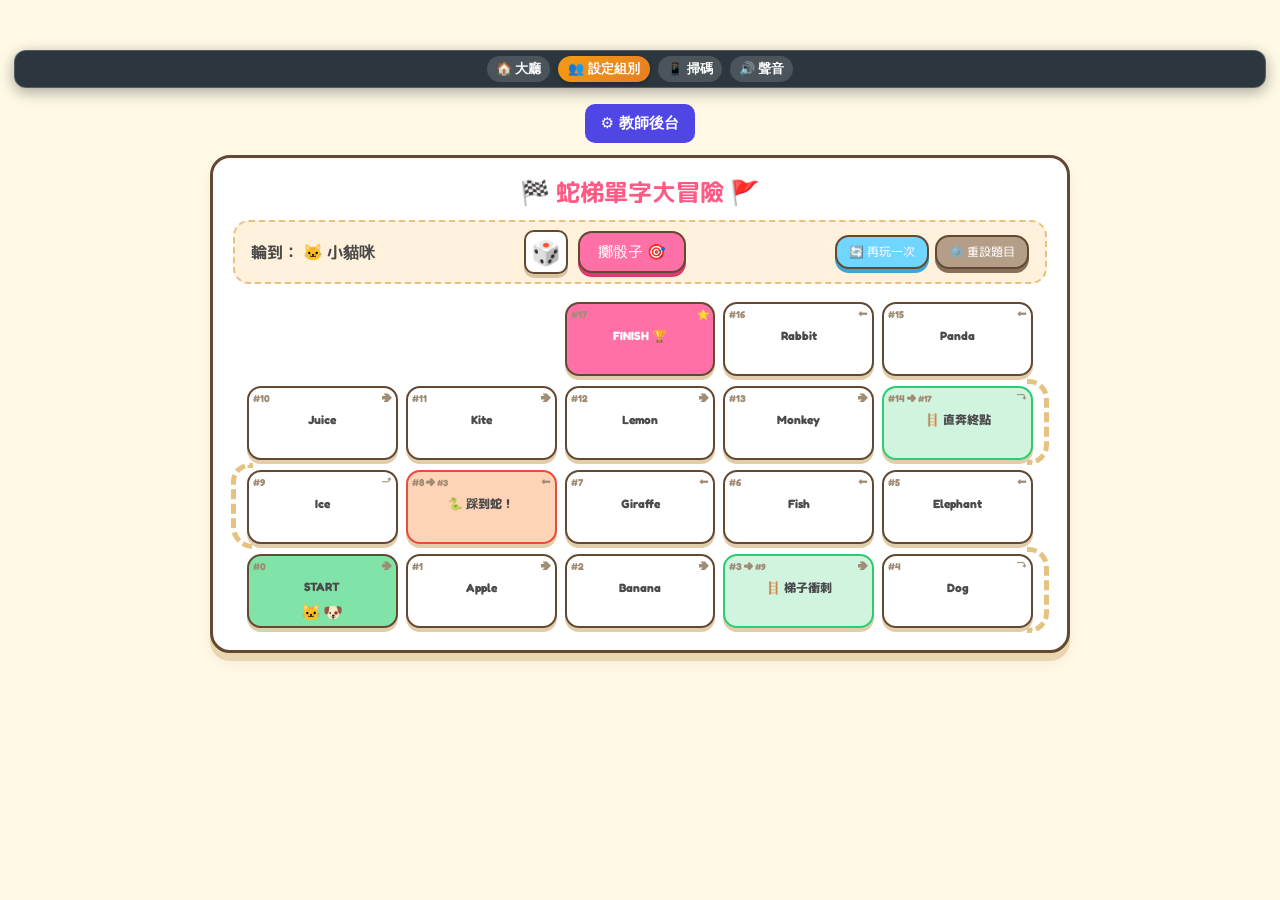
<file: snakes-and-ladders.html>
<!DOCTYPE html>
<html lang="zh-TW">
<head>
  <meta charset="UTF-8">
  <meta name="viewport" content="width=device-width, initial-scale=1.0, maximum-scale=1.0, user-scalable=no">
  <title>🐍 蛇梯棋單字大冒險 🪜</title>
  <link rel="stylesheet" href="../css/classroom.css">
  <script src="../js/qrcode.min.js"></script>
  <script src="../js/classroom-bar.js"></script>
  <style>
    @import url('https://fonts.googleapis.com/css2?family=Fredoka+One&family=M+PLUS+Rounded+1c:wght@500;800&display=swap');

    :root {
      --bg: #FFF9E6;
      --card-bg: #FFFFFF;
      --primary: #FF70A6;
      --accent: #FF9770;
      --yellow: #FFD670;
      --teal: #70D6FF;
      --green: #80E3A7;
      --track-border: #634832;
    }

    * { box-sizing: border-box; user-select: none; }

    body {
      font-family: 'Fredoka One', 'M PLUS Rounded 1c', sans-serif;
      background-color: var(--bg);
      color: #4A4A4A;
      margin: 0;
      padding: 50px 14px 10px;
      display: flex;
      flex-direction: column;
      align-items: center;
      min-height: 100vh;
    }

    .main-box { width: 100%; max-width: 860px; }

    .card {
      background: var(--card-bg);
      border-radius: 20px;
      padding: 16px 20px;
      box-shadow: 0 8px 0 #EAD7AF, 0 10px 16px rgba(0,0,0,0.06);
      border: 3px solid var(--track-border);
    }

    h1, h2, h3 { text-align: center; color: #FF5A84; margin: 0 0 10px 0; }

    .form-group { margin-bottom: 12px; }
    label { display: block; font-size: 14px; margin-bottom: 4px; color: #634832; font-weight: bold; }
    input[type="text"], input[type="number"], textarea {
      width: 100%;
      padding: 8px 12px;
      border: 2px solid #EAD7AF;
      border-radius: 12px;
      font-size: 14px;
      background: #FFFDF9;
      outline: none;
      font-family: inherit;
    }

    .cute-btn {
      background-color: var(--primary);
      color: white;
      border: 2.5px solid var(--track-border);
      border-radius: 14px;
      padding: 8px 18px;
      font-size: 15px;
      font-family: inherit;
      cursor: pointer;
      box-shadow: 0 4px 0 #D93B72;
      transition: transform 0.1s;
      display: inline-flex;
      align-items: center;
      gap: 6px;
    }
    .cute-btn:hover { transform: translateY(-2px); box-shadow: 0 6px 0 #D93B72; }
    .cute-btn:active { transform: translateY(2px); box-shadow: 0 2px 0 #D93B72; }
    .cute-btn:disabled { background-color: #D3D3D3; border-color: #A9A9A9; box-shadow: 0 3px 0 #8E8E8E; cursor: not-allowed; transform: none; }

    .dashboard {
      display: flex;
      justify-content: space-between;
      align-items: center;
      background: #FFF1DB;
      border: 2.5px dashed #E6C280;
      border-radius: 16px;
      padding: 8px 16px;
      margin-bottom: 12px;
      gap: 8px;
      flex-wrap: wrap;
    }

    .dice-area { display: flex; align-items: center; gap: 10px; }
    .dice-cube {
      width: 44px; height: 44px;
      background: white;
      border: 2.5px solid var(--track-border);
      border-radius: 10px;
      display: flex; align-items: center; justify-content: center;
      font-size: 24px;
      box-shadow: 0 4px 0 #D8C3A5;
    }
    .dice-rolling { animation: shake 0.3s infinite; }
    @keyframes shake {
      0% { transform: rotate(0deg) scale(1.1); }
      50% { transform: rotate(-15deg) scale(1.1); }
      100% { transform: rotate(15deg) scale(1.1); }
    }

    .snake-board {
      display: flex;
      flex-direction: column-reverse;
      gap: 10px;
      padding: 6px 14px;
      position: relative;
    }

    .track-row {
      display: flex;
      align-items: center;
      position: relative;
      gap: 8px;
      width: 100%;
    }
    .track-row.rtl { flex-direction: row-reverse; }

    .turn-connector {
      position: absolute;
      width: 22px;
      height: calc(100% + 12px);
      border: 5px dashed #E6C280;
      z-index: 1;
      pointer-events: none;
    }
    .turn-connector.right { right: -16px; top: -7px; border-left: none; border-radius: 0 20px 20px 0; }
    .turn-connector.left { left: -16px; top: -7px; border-right: none; border-radius: 20px 0 0 24px; }

    .tile {
      width: calc((100% - 32px) / 5);
      flex: 0 0 calc((100% - 32px) / 5);
      height: clamp(60px, 9.2vh, 74px);
      background: white;
      border: 2.5px solid var(--track-border);
      border-radius: 14px;
      display: flex;
      flex-direction: column;
      justify-content: space-between;
      align-items: center;
      padding: 4px;
      box-shadow: 0 4px 0 #E2CDAA;
      position: relative;
      z-index: 2;
    }

    .tile-header {
      width: 100%;
      display: flex;
      justify-content: space-between;
      font-size: 10px;
      color: #A08C75;
      font-weight: bold;
    }

    .tile-text {
      font-size: 12px;
      font-weight: 800;
      text-align: center;
      line-height: 1.15;
      word-break: break-word;
    }

    .tile.ladder-tile { background: #D0F4DE; border-color: #2ECC71; }
    .tile.snake-tile { background: #FFD3B6; border-color: #E74C3C; }
    .tile.start-tile { background: var(--green); }
    .tile.finish-tile { background: var(--primary); color: white; }

    .token-slot { display: flex; gap: 2px; min-height: 18px; align-items: center; justify-content: center; }
    .player-token { font-size: 16px; transition: transform 0.2s; }
    .player-token.jumping { transform: translateY(-12px) scale(1.3); }

    /* 通用彈窗背景 */
    .modal-backdrop {
      display: none;
      position: fixed;
      top: 0; left: 0;
      width: 100vw; height: 100vh;
      background: rgba(80, 50, 20, 0.45);
      backdrop-filter: blur(4px);
      justify-content: center;
      align-items: center;
      z-index: 1000;
    }

    .cute-modal {
      background: white;
      border: 3.5px solid var(--track-border);
      border-radius: 22px;
      padding: 20px;
      text-align: center;
      max-width: 320px;
      width: 88%;
      box-shadow: 0 8px 0 #EAD7AF;
    }
    .quiz-title { font-size: 16px; color: #634832; margin-bottom: 6px; }
    .quiz-display {
      font-size: 26px;
      color: var(--primary);
      margin: 10px 0;
      padding: 6px;
      background: #FFF1F5;
      border-radius: 12px;
      letter-spacing: 2px;
      font-weight: bold;
    }
    .quiz-input {
      font-size: 18px;
      text-align: center;
      text-transform: lowercase;
      margin-bottom: 12px;
    }

    /* 獲勝彈窗專屬生動樣式 */
    .win-modal {
      background: #FFFDF9;
      border: 4px solid var(--track-border);
      border-radius: 28px;
      padding: 30px 24px;
      text-align: center;
      max-width: 420px;
      width: 90%;
      box-shadow: 0 12px 0 #EAD7AF, 0 20px 25px rgba(0,0,0,0.15);
      animation: popBounce 0.4s cubic-bezier(0.175, 0.885, 0.32, 1.275);
    }

    @keyframes popBounce {
      0% { transform: scale(0.6); opacity: 0; }
      100% { transform: scale(1); opacity: 1; }
    }

    .win-avatar-box {
      font-size: 64px;
      margin-bottom: 8px;
      animation: floatTrophy 1.5s infinite alternate ease-in-out;
    }

    @keyframes floatTrophy {
      0% { transform: translateY(0); }
      100% { transform: translateY(-8px) scale(1.05); }
    }

    .win-title {
      font-size: 28px;
      color: #FF5A84;
      margin: 6px 0;
      text-shadow: 2px 2px 0 #FFE1EA;
    }

    .win-player-name {
      font-size: 24px;
      color: #634832;
      background: #FFF1DB;
      border: 2px dashed #E6C280;
      border-radius: 16px;
      padding: 10px 16px;
      margin: 14px 0 20px 0;
      font-weight: bold;
    }
  </style>
<link rel="stylesheet" href="../css/game-layout.css">
</head>
<body>

<div class="main-box">

  <!-- 後台設定 -->
  <div class="card" id="adminPanel">
    <h1>🐍 蛇梯棋後台設定 🪜</h1>
    <div class="form-group">
      <label>👥 遊戲人數 (1 ~ 4 位)：</label>
      <input type="number" id="playerCount" value="2" min="1" max="4">
    </div>

    <div class="form-group">
      <label>📝 練習單字清單（以逗號分開）：</label>
      <textarea id="wordList" rows="3">Apple, Banana, Cat, Dog, Elephant, Fish, Giraffe, Hat, Ice, Juice, Kite, Lemon, Monkey, Orange, Panda, Rabbit</textarea>
    </div>

    <div style="text-align: center; margin-top: 14px;">
      <button class="cute-btn" onclick="initAndBuildGame()">🗺️ 產生蛇梯棋盤並開始！</button>
    </div>
  </div>

  <!-- 遊戲前台 -->
  <div class="card" id="gamePanel" style="display: none;">
    <h2>🏁 蛇梯單字大冒險 🚩</h2>

    <div class="dashboard">
      <div style="font-size: 16px; font-weight: bold;">
        <span>輪到：</span>
        <span id="turnDisplay">🐱 小貓咪</span>
      </div>

      <div class="dice-area">
        <div class="dice-cube" id="diceBox">🎲</div>
        <button class="cute-btn" id="rollDiceBtn" onclick="onRollDice()">擲骰子 🎯</button>
      </div>

      <div style="display: flex; gap: 6px;">
        <button class="cute-btn" style="background:var(--teal); box-shadow:0 4px 0 #3FA6D1; padding:6px 12px; font-size:12px;" onclick="restartGame()">🔄 再玩一次</button>
        <button class="cute-btn" style="background:#B59E87; box-shadow:0 4px 0 #87715C; padding:6px 12px; font-size:12px;" onclick="backToAdmin()">⚙️ 重設題目</button>
      </div>
    </div>

    <div class="snake-board" id="snakeBoard"></div>
  </div>

</div>

<!-- 彈性測驗互動彈窗 -->
<div class="modal-backdrop" id="quizModal">
  <div class="cute-modal">
    <div style="font-size: 30px;" id="modalIcon">🎯</div>
    <div class="quiz-title" id="modalTitle">單字大挑戰</div>
    <div class="quiz-display" id="modalWordDisplay">_ p p l e</div>
    
    <div id="spellingContainer" style="display:none;">
      <input type="text" class="quiz-input" id="spellInput" placeholder="請輸入完整單字" autocomplete="off">
    </div>

    <div style="display:flex; gap:8px; justify-content:center; margin-top: 8px;">
      <button class="cute-btn" style="background:var(--teal); box-shadow:0 4px 0 #3FA6D1;" onclick="speakTargetWord()">🔊 發音</button>
      <button class="cute-btn" style="background:var(--green); box-shadow:0 4px 0 #57B67D;" onclick="validateQuizAnswer()">驗證答案 🌟</button>
    </div>
  </div>
</div>

<!-- 繽紛可愛的獲勝慶祝彈窗 -->
<div class="modal-backdrop" id="winModal">
  <div class="win-modal">
    <div class="win-avatar-box" id="winAvatar">🏆</div>
    <div class="win-title">🎉 恭喜獲勝！ 🎉</div>
    <div class="win-player-name" id="winMessage">🐱 小貓咪 榮登冠軍！</div>
    
    <div style="display: flex; gap: 12px; justify-content: center;">
      <button class="cute-btn" style="font-size: 18px; padding: 12px 24px; background: var(--green); box-shadow: 0 5px 0 #57B67D;" onclick="restartFromWinModal()">
        ✨ 再玩一次！
      </button>
      <button class="cute-btn" style="font-size: 15px; padding: 12px 18px; background: #B59E87; box-shadow: 0 5px 0 #87715C;" onclick="closeWinModal()">
        關閉視窗
      </button>
    </div>
  </div>
</div>

<script>
  const CHARACTERS = [
    { name: '小貓咪', emoji: '🐱' },
    { name: '小狗狗', emoji: '🐶' },
    { name: '小兔子', emoji: '🐰' },
    { name: '小狐狸', emoji: '🦊' }
  ];
  const DICE_FACES = ['⚀', '⚁', '⚂', '⚃', '⚄', '⚅'];
  const TILES_PER_ROW = 5;

  let players = [];
  let currentTurn = 0;
  let tiles = [];
  let isMoving = false;
  let preRollPosition = 0;

  let currentQuiz = {
    type: 'read',
    answer: '',
    mask: ''
  };

  function initAndBuildGame() {
    const pCount = Math.min(4, Math.max(1, parseInt(document.getElementById('playerCount').value) || 2));
    const rawWords = document.getElementById('wordList').value
      .split(/[,\n]/)
      .map(w => w.trim())
      .filter(w => w.length > 0);

    if (rawWords.length < 6) {
      alert('請至少填寫 6 個單字！');
      return;
    }

    players = Array(pCount).fill(0);
    currentTurn = 0;

    tiles = [{ type: 'start-tile', text: 'START', jumpTo: null }];

    rawWords.forEach((word, idx) => {
      if (idx === 2) {
        tiles.push({ type: 'ladder-tile', text: '🪜 梯子衝刺', jumpTo: 9 });
      } else if (idx === 7) {
        tiles.push({ type: 'snake-tile', text: '🐍 踩到蛇！', jumpTo: 3 });
      } else if (idx === 13) {
        tiles.push({ type: 'ladder-tile', text: '🪜 直奔終點', jumpTo: 17 });
      } else {
        tiles.push({ type: 'word-tile', text: word, jumpTo: null });
      }
    });

    tiles.push({ type: 'finish-tile', text: 'FINISH 🏆', jumpTo: null });

    document.getElementById('adminPanel').style.display = 'none';
    document.getElementById('gamePanel').style.display = 'block';

    renderSnakeBoard();
    updatePlayerTurnUI();
  }

  function renderSnakeBoard() {
    const container = document.getElementById('snakeBoard');
    container.innerHTML = '';
    const rowCount = Math.ceil(tiles.length / TILES_PER_ROW);

    for (let r = 0; r < rowCount; r++) {
      const isRTL = (r % 2 === 1);
      const rowDiv = document.createElement('div');
      rowDiv.className = `track-row ${isRTL ? 'rtl' : 'ltr'}`;

      const startIdx = r * TILES_PER_ROW;
      const endIdx = Math.min(startIdx + TILES_PER_ROW, tiles.length);

      for (let i = startIdx; i < endIdx; i++) {
        const tileData = tiles[i];
        const tileEl = document.createElement('div');
        tileEl.className = `tile ${tileData.type}`;
        tileEl.id = `tile-${i}`;

        let arrowSymbol = isRTL ? '⬅' : '➔';
        if (i === tiles.length - 1) arrowSymbol = '⭐';
        else if (i === endIdx - 1 && r < rowCount - 1) arrowSymbol = isRTL ? '⤴' : '⤵';

        let jumpHint = '';
        if (tileData.jumpTo !== null) {
          jumpHint = `<span style="font-size:9px;">➜ #${tileData.jumpTo}</span>`;
        }

        tileEl.innerHTML = `
          <div class="tile-header">
            <span>#${i} ${jumpHint}</span>
            <span>${arrowSymbol}</span>
          </div>
          <div class="tile-text">${tileData.text}</div>
          <div class="token-slot" id="slot-${i}"></div>
        `;
        rowDiv.appendChild(tileEl);
      }

      if (r < rowCount - 1) {
        const turnConnector = document.createElement('div');
        turnConnector.className = `turn-connector ${isRTL ? 'left' : 'right'}`;
        rowDiv.appendChild(turnConnector);
      }

      container.appendChild(rowDiv);
    }

    updateTokensDisplay();
  }

  function updateTokensDisplay() {
    document.querySelectorAll('.token-slot').forEach(el => el.innerHTML = '');
    players.forEach((pos, pIndex) => {
      const slot = document.getElementById(`slot-${pos}`);
      if (slot) {
        const token = document.createElement('span');
        token.className = 'player-token';
        token.id = `player-token-${pIndex}`;
        token.innerText = CHARACTERS[pIndex].emoji;
        slot.appendChild(token);
      }
    });
  }

  function onRollDice() {
    if (isMoving) return;
    const rollBtn = document.getElementById('rollDiceBtn');
    const diceBox = document.getElementById('diceBox');

    rollBtn.disabled = true;
    diceBox.classList.add('dice-rolling');

    preRollPosition = players[currentTurn];

    setTimeout(() => {
      diceBox.classList.remove('dice-rolling');
      const diceNum = Math.floor(Math.random() * 6) + 1;
      diceBox.innerText = DICE_FACES[diceNum - 1];

      stepByStepMove(diceNum);
    }, 400);
  }

  function stepByStepMove(remainingSteps) {
    isMoving = true;
    const maxIndex = tiles.length - 1;

    if (remainingSteps <= 0 || players[currentTurn] >= maxIndex) {
      isMoving = false;
      finalizeArrival();
      return;
    }

    players[currentTurn] = Math.min(players[currentTurn] + 1, maxIndex);
    updateTokensDisplay();

    const tokenEl = document.getElementById(`player-token-${currentTurn}`);
    if (tokenEl) tokenEl.classList.add('jumping');

    setTimeout(() => {
      if (tokenEl) tokenEl.classList.remove('jumping');
      stepByStepMove(remainingSteps - 1);
    }, 240);
  }

  // 結算與終點判定：改用可愛豐富的獲勝彈窗
  function finalizeArrival() {
    const currentPos = players[currentTurn];
    const currentTile = tiles[currentPos];
    const maxIndex = tiles.length - 1;

    if (currentPos === maxIndex) {
      const winner = CHARACTERS[currentTurn];
      showWinModal(winner);
      return;
    }

    // 踩到蛇或梯子
    if (currentTile.jumpTo !== null) {
      const isLadder = currentTile.type === 'ladder-tile';
      alert(isLadder ? `🪜 爬到梯子！直接升到第 #${currentTile.jumpTo} 格！` : `😱 踩到大蛇滑落！退回第 #${currentTile.jumpTo} 格！`);
      players[currentTurn] = currentTile.jumpTo;
      updateTokensDisplay();
      nextTurn();
      return;
    }

    // 踩到單字格
    if (currentTile.type === 'word-tile') {
      openQuizModal(currentTile.text);
      return;
    }

    nextTurn();
  }

  // 開啟可愛獲勝彈窗
  function showWinModal(winner) {
    document.getElementById('winAvatar').innerText = `${winner.emoji} 🏆`;
    document.getElementById('winMessage').innerText = `${winner.name} 抵達終點獲勝！`;
    document.getElementById('winModal').style.display = 'flex';
    document.getElementById('rollDiceBtn').disabled = true;
  }

  function closeWinModal() {
    document.getElementById('winModal').style.display = 'none';
  }

  function restartFromWinModal() {
    closeWinModal();
    restartGame();
  }

  function restartGame() {
    players = players.map(() => 0);
    currentTurn = 0;
    isMoving = false;

    document.getElementById('diceBox').innerText = '🎲';
    document.getElementById('rollDiceBtn').disabled = false;

    document.getElementById('quizModal').style.display = 'none';
    document.getElementById('winModal').style.display = 'none';

    updateTokensDisplay();
    updatePlayerTurnUI();
  }

  function openQuizModal(word) {
    currentQuiz.answer = word.trim().toLowerCase();
    
    const isCloze = Math.random() < 0.5 && word.length >= 3;
    currentQuiz.type = isCloze ? 'cloze' : 'read';

    const spellInput = document.getElementById('spellInput');
    spellInput.value = '';

    if (isCloze) {
      document.getElementById('modalIcon').innerText = '✍️';
      document.getElementById('modalTitle').innerText = '填空拼字題（輸入完整單字）';
      
      const hideIndex = Math.floor(Math.random() * word.length);
      let masked = '';
      for (let i = 0; i < word.length; i++) {
        masked += (i === hideIndex) ? ' _ ' : word[i];
      }
      currentQuiz.mask = masked;
      document.getElementById('modalWordDisplay').innerText = masked;
      document.getElementById('spellingContainer').style.display = 'block';
      spellInput.focus();
    } else {
      document.getElementById('modalIcon').innerText = '📢';
      document.getElementById('modalTitle').innerText = '大聲朗讀關卡！';
      document.getElementById('modalWordDisplay').innerText = word;
      document.getElementById('spellingContainer').style.display = 'none';
      speakTargetWord();
    }

    document.getElementById('quizModal').style.display = 'flex';
  }

  function validateQuizAnswer() {
    if (currentQuiz.type === 'cloze') {
      const userVal = document.getElementById('spellInput').value.trim().toLowerCase();
      if (userVal === currentQuiz.answer) {
        alert('✨ 答對了！順利站穩這一格！');
        document.getElementById('quizModal').style.display = 'none';
        nextTurn();
      } else {
        alert(`❌ 答錯囉！正確是 ${currentQuiz.answer}。退回原位！`);
        document.getElementById('quizModal').style.display = 'none';
        players[currentTurn] = preRollPosition;
        updateTokensDisplay();
        nextTurn();
      }
    } else {
      document.getElementById('quizModal').style.display = 'none';
      nextTurn();
    }
  }

  function speakTargetWord() {
    if ('speechSynthesis' in window) {
      const utterance = new SpeechSynthesisUtterance(currentQuiz.answer);
      utterance.lang = 'en-US';
      utterance.rate = 0.85;
      window.speechSynthesis.speak(utterance);
    }
  }

  function nextTurn() {
    currentTurn = (currentTurn + 1) % players.length;
    updatePlayerTurnUI();
    document.getElementById('rollDiceBtn').disabled = false;
  }

  function updatePlayerTurnUI() {
    const char = CHARACTERS[currentTurn];
    document.getElementById('turnDisplay').innerText = `${char.emoji} ${char.name}`;
  }

  function backToAdmin() {
    document.getElementById('gamePanel').style.display = 'none';
    document.getElementById('adminPanel').style.display = 'block';
  }
</script>

<script>
window.gameTeacherConfig={"id":"snakes-and-ladders","selector":"#adminPanel"};</script><script src="../js/teacher-settings.js"></script></body>
</html>
</file>
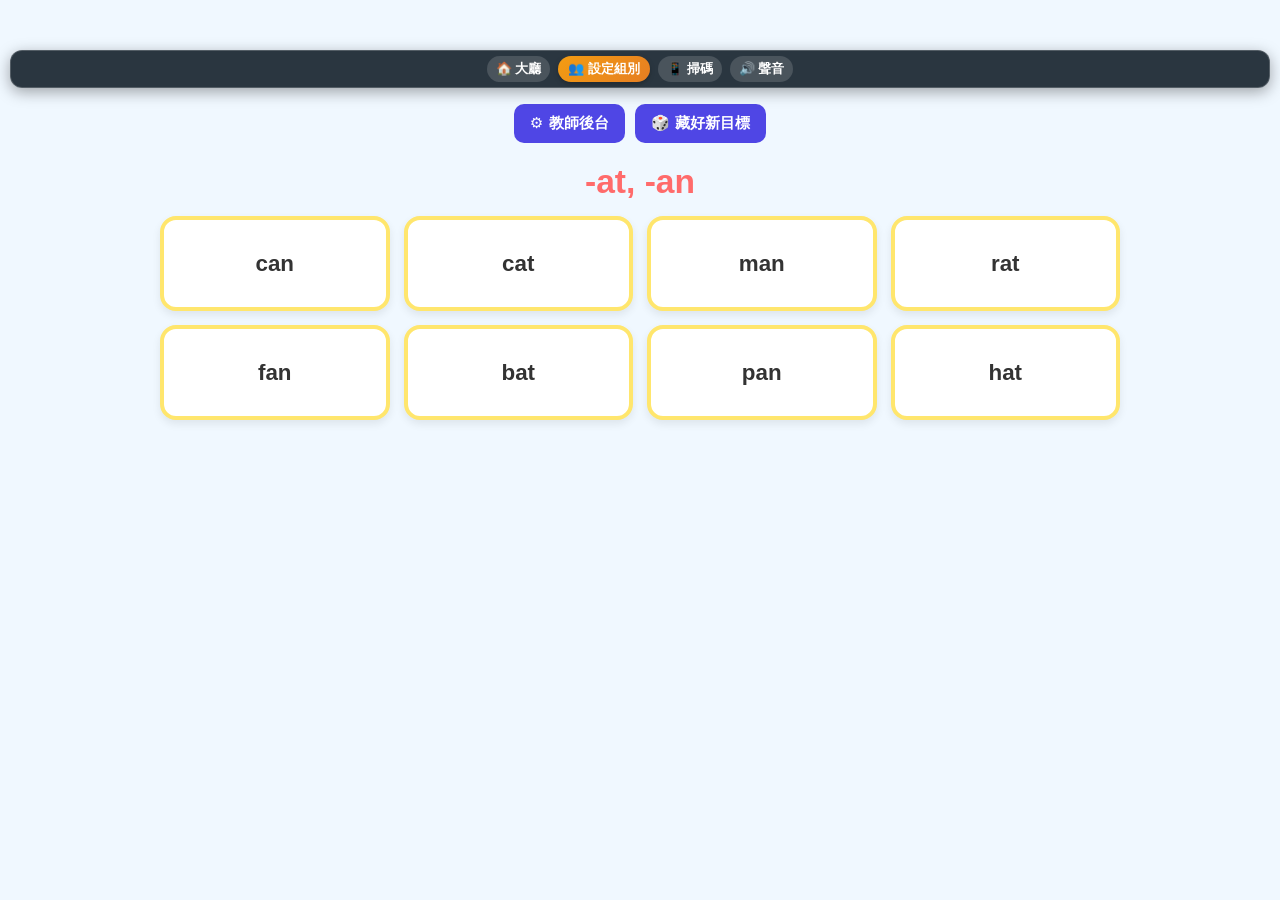
<file: tap-and-guess.html>
<!DOCTYPE html>
<html lang="zh-Hant">
<head>
    <meta charset="UTF-8">
    <meta name="viewport" content="width=device-width, initial-scale=1.0, maximum-scale=1.0, user-scalable=no">
    <title>Tap & Guess (點擊大猜謎) - 課堂分組版</title>
    <link rel="stylesheet" href="../css/classroom.css">
    <script src="../js/qrcode.min.js"></script>
    <script src="../js/classroom-bar.js"></script>
    <style>
        * {
            box-sizing: border-box;
        }
        body {
            font-family: 'Comic Sans MS', '微軟正黑體', sans-serif;
            background-color: #f0f8ff;
            text-align: center;
            margin: 0;
            padding: 50px 10px 10px;
            display: flex;
            flex-direction: column;
            align-items: center;
            min-height: 100vh;
        }
        h1 {
            color: #ff6b6b;
            font-size: 2.1rem;
            margin: 5px 0;
        }
        
        /* 老師面板與收合按鈕 */
        .panel-toggle-btn {
            background-color: #6c5ce7;
            color: white;
            border: none;
            padding: 6px 16px;
            font-size: 0.95rem;
            border-radius: 20px;
            cursor: pointer;
            font-weight: bold;
            margin-bottom: 8px;
            transition: 0.2s;
        }
        .panel-toggle-btn:hover {
            background-color: #5b4bc4;
        }
        .teacher-panel {
            background: #fff;
            padding: 12px 18px;
            border-radius: 12px;
            box-shadow: 0 4px 6px rgba(0,0,0,0.1);
            margin-bottom: 12px;
            border: 2px dashed #4ecdc4;
            max-width: 700px;
            width: 95%;
            text-align: left;
            transition: all 0.3s ease;
        }
        .teacher-panel.collapsed {
            display: none;
        }
        .panel-row {
            margin-bottom: 8px;
        }
        .panel-row label {
            font-weight: bold;
            color: #333;
            display: block;
            margin-bottom: 2px;
            font-size: 0.9rem;
        }
        .panel-row input {
            width: 100%;
            padding: 6px 10px;
            font-size: 0.95rem;
            border: 1px solid #ccc;
            border-radius: 6px;
        }
        .btn-action {
            font-size: 1rem;
            padding: 8px 16px;
            margin: 5px 5px 0 0;
            border-radius: 6px;
            border: none;
            cursor: pointer;
            font-weight: bold;
            color: white;
        }
        .btn-update { background-color: #4ecdc4; }
        .btn-update:hover { background-color: #45b7af; }
        .btn-random { background-color: #ff6b6b; }
        .btn-random:hover { background-color: #ff5252; }
        
        .secret-status {
            font-size: 0.95rem;
            color: #d35400;
            margin-top: 8px;
            font-weight: bold;
        }

        /* 固定兩列的網格配置 */
        .grid-container {
            display: grid;
            gap: 14px;
            width: 95%;
            max-width: 960px;
            margin-top: 10px;
            justify-content: center;
        }
        .room-card {
            background-color: white;
            border: 4px solid #ffe66d;
            border-radius: 16px;
            min-height: 90px;
            display: flex;
            align-items: center;
            justify-content: center;
            font-weight: bold;
            color: #333;
            cursor: pointer;
            box-shadow: 0 4px 8px rgba(0,0,0,0.08);
            transition: transform 0.2s ease, opacity 0.2s ease;
            padding: 5px;
            word-break: break-word;
        }
        .room-card:hover {
            transform: translateY(-3px) scale(1.02);
            background-color: #fff9e6;
        }

        /* 彈跳視窗 (Modal) */
        .modal-overlay {
            position: fixed;
            top: 0;
            left: 0;
            width: 100vw;
            height: 100vh;
            background: rgba(0, 0, 0, 0.5);
            display: flex;
            align-items: center;
            justify-content: center;
            opacity: 0;
            pointer-events: none;
            transition: opacity 0.25s ease;
            z-index: 1000;
        }
        .modal-overlay.active {
            opacity: 1;
            pointer-events: auto;
        }
        .modal-box {
            background: white;
            padding: 30px 40px;
            border-radius: 20px;
            text-align: center;
            max-width: 450px;
            width: 85%;
            box-shadow: 0 10px 25px rgba(0,0,0,0.2);
            transform: scale(0.8);
            transition: transform 0.25s cubic-bezier(0.175, 0.885, 0.32, 1.275);
        }
        .modal-overlay.active .modal-box {
            transform: scale(1);
        }
        .modal-title {
            font-size: 2.2rem;
            margin-bottom: 12px;
            font-weight: bold;
        }
        .modal-sub {
            font-size: 1.3rem;
            color: #555;
            margin-bottom: 20px;
        }
        .btn-modal {
            font-size: 1.1rem;
            padding: 10px 24px;
            border-radius: 30px;
            border: none;
            cursor: pointer;
            font-weight: bold;
            background-color: #4ecdc4;
            color: white;
        }
    </style>
<link rel="stylesheet" href="../css/game-layout.css">
</head>
<body>

    <h1 id="mainTitle">-at, -an</h1>
    <button class="panel-toggle-btn" onclick="togglePanel()">⚙️ 展開/收合設定面板</button>

    <div class="teacher-panel" id="teacherPanel">
        <div class="panel-row">
            <label>1. 更改遊戲大標題（問題）：</label>
            <input type="text" id="inputTitle" value="-at, -an">
        </div>
        <div class="panel-row">
            <label>2. 答對時要顯示的句子：</label>
            <input type="text" id="inputCorrectMsg" value="Bingo! You found it! 🎉">
        </div>
        <div class="panel-row">
            <label>3. 輸入選項（以半形逗號隔開）：</label>
            <input type="text" id="inputOptions" value="can, cat, man, rat, fan, bat, pan, hat">
        </div>
        <button class="btn-action btn-update" onclick="updateGame()">💾 套用新設定</button>
        <button class="btn-action btn-random" onclick="randomHide()">🎲 隨機藏好目標 (學生閉眼!)</button>
        
        <div id="secretStatus" class="secret-status">狀態：請先點擊「套用」，再點擊「隨機藏好」開始遊戲！</div>
    </div>

    <div class="grid-container" id="cardContainer"></div>

    <!-- 彈跳視窗 -->
    <div class="modal-overlay" id="resultModal" onclick="closeModal()">
        <div class="modal-box" onclick="event.stopPropagation()">
            <div id="modalTitle" class="modal-title"></div>
            <div id="modalSub" class="modal-sub"></div>
            <button class="btn-modal" id="modalBtn" onclick="closeModal()">確認</button>
        </div>
    </div>

    <script>
        let currentOptions = [];
        let secretTarget = "";
        let isGameOver = false;
        let autoCloseTimer = null;

        window.onload = function() {
            updateGame();
        };

        function togglePanel() {
            const panel = document.getElementById("teacherPanel");
            panel.classList.toggle("collapsed");
        }

        function updateGame() {
            const newTitle = document.getElementById("inputTitle").value;
            document.getElementById("mainTitle").innerText = newTitle;

            const rawOptions = document.getElementById("inputOptions").value;
            currentOptions = rawOptions.split(',').map(item => item.trim()).filter(item => item !== "");

            const count = currentOptions.length;
            if (count < 2) {
                alert("請至少輸入 2 個以上的選項！");
                return;
            }

            const container = document.getElementById("cardContainer");
            container.innerHTML = "";

            // 動態調整欄數：固定排成 2 橫列
            let cols = Math.ceil(count / 2);
            container.style.gridTemplateColumns = `repeat(${cols}, 1fr)`;

            // 根據單字格數自動微調字體與高度
            let fontSize = "1.5rem";
            let cardHeight = "100px";
            if (cols >= 6) {
                fontSize = "1.15rem";
                cardHeight = "80px";
            } else if (cols === 4) {
                fontSize = "1.4rem";
                cardHeight = "95px";
            }

            currentOptions.forEach(opt => {
                const card = document.createElement("div");
                card.className = "room-card";
                card.id = `card-${opt}`;
                card.innerText = opt;
                card.style.fontSize = fontSize;
                card.style.height = cardHeight;
                card.onclick = () => checkSelection(opt);
                container.appendChild(card);
            });

            secretTarget = "";
            isGameOver = false;
            document.getElementById("secretStatus").innerHTML = "狀態：設定已更新！請點擊「🎲 隨機藏好目標」開始遊戲！";
        }

        function randomHide() {
            if (currentOptions.length === 0) {
                alert("請先設定選項！");
                return;
            }

            const randomIndex = Math.floor(Math.random() * currentOptions.length);
            secretTarget = currentOptions[randomIndex];
            isGameOver = false;

            currentOptions.forEach(opt => {
                const card = document.getElementById(`card-${opt}`);
                if (card) {
                    card.style.opacity = '1';
                    card.style.pointerEvents = 'auto';
                    card.style.border = '4px solid #ffe66d';
                }
            });

            document.getElementById("secretStatus").innerHTML = "🤫 狀態：目標已經藏好！(建議收合面板授課)";
        }

        function showModal(title, sub, isCorrect) {
            clearTimeout(autoCloseTimer);
            const modal = document.getElementById("resultModal");
            const titleEl = document.getElementById("modalTitle");
            const subEl = document.getElementById("modalSub");
            const btnEl = document.getElementById("modalBtn");

            titleEl.innerHTML = title;
            titleEl.style.color = isCorrect ? "#2ecc71" : "#e74c3c";
            subEl.innerHTML = sub;

            if (isCorrect) {
                btnEl.innerText = "再來一局 🎲";
                btnEl.onclick = () => {
                    closeModal();
                    randomHide();
                };
            } else {
                btnEl.innerText = "繼續猜 🔍";
                btnEl.onclick = closeModal;
                // 答錯 1.2 秒後自動關閉彈窗
                autoCloseTimer = setTimeout(closeModal, 1200);
            }

            modal.classList.add("active");
        }

        function closeModal() {
            clearTimeout(autoCloseTimer);
            document.getElementById("resultModal").classList.remove("active");
        }

        function checkSelection(selectedOpt) {
            if (secretTarget === "") {
                alert("⚠️ 請老師先點擊「🎲 隨機藏好目標」喔！");
                return;
            }
            if (isGameOver) {
                alert("🎉 已經找到了！請點擊「隨機藏好目標」再來一局！");
                return;
            }

            const customCorrectMsg = document.getElementById("inputCorrectMsg").value;
            const selectedCard = document.getElementById(`card-${selectedOpt}`);

            if (selectedOpt === secretTarget) {
                isGameOver = true;
                selectedCard.style.border = '4px solid #2ecc71';
                showModal(customCorrectMsg, `Target: <strong>${selectedOpt}</strong>`, true);

                currentOptions.forEach(opt => {
                    const card = document.getElementById(`card-${opt}`);
                    if (opt !== selectedOpt && card) {
                        card.style.opacity = '0.3';
                    }
                });
            } else {
                selectedCard.style.opacity = '0.25';
                selectedCard.style.pointerEvents = 'none';
                showModal("Sorry! ❌", `Not <strong>${selectedOpt}</strong>`, false);
            }
        }
    </script>
<script>
window.gameTeacherConfig={"id":"tap-and-guess","selector":"#teacherPanel"};</script><script src="../js/teacher-settings.js"></script></body>
</html>
</file>
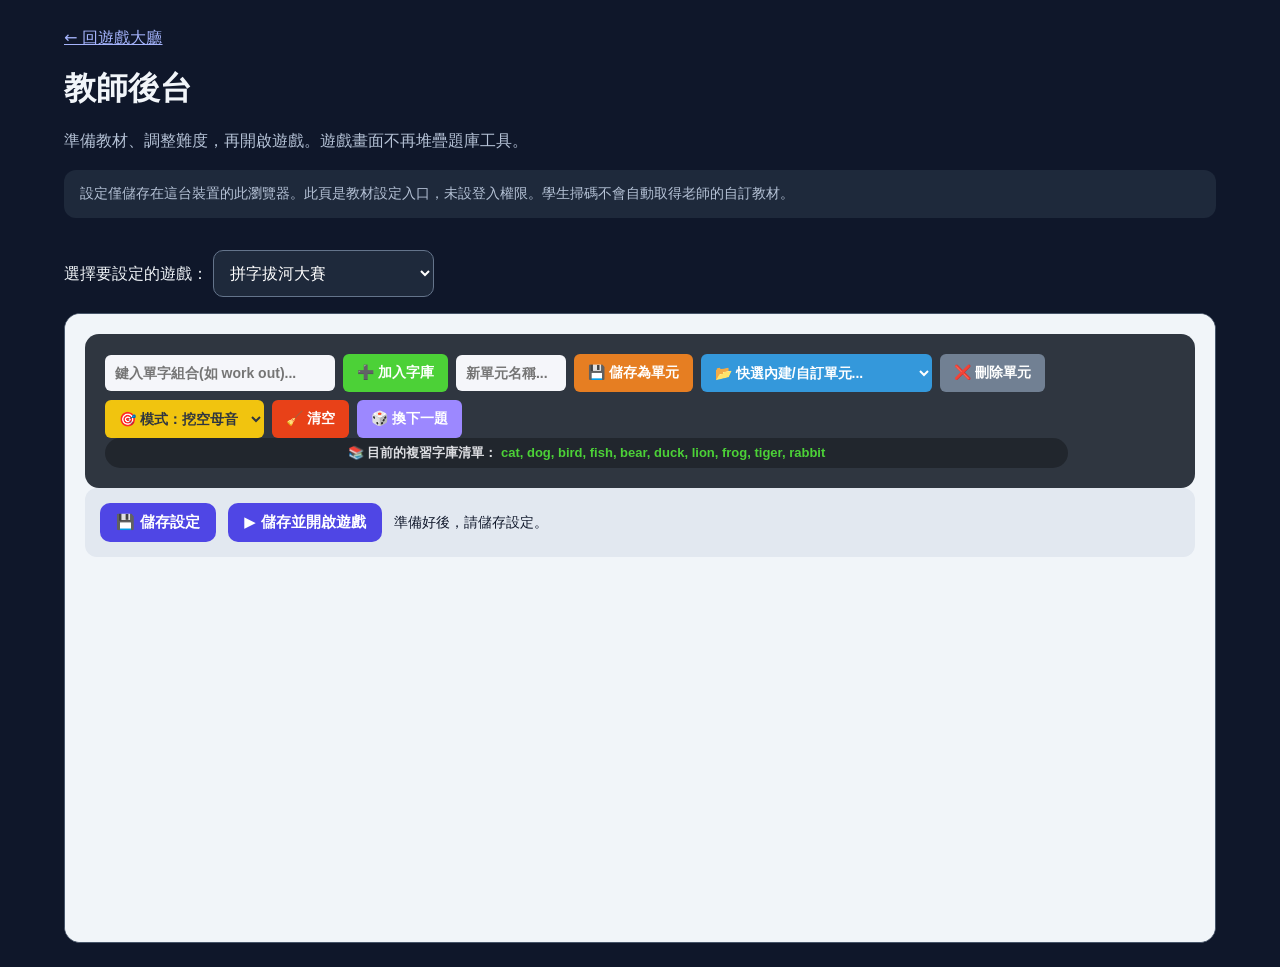
<file: teacher.html>
<!doctype html><html lang="zh-TW"><meta charset="utf-8"><meta name="viewport" content="width=device-width,initial-scale=1"><title>教師後台｜英語遊戲</title><style>
*{box-sizing:border-box}body{margin:0;background:#0f172a;color:#f1f5f9;font-family:system-ui,sans-serif}header{max-width:1200px;margin:auto;padding:28px 24px 18px}a{color:#a5b4fc}h1{margin:18px 0 8px}p{color:#b5c2d6;line-height:1.7}main{max-width:1200px;margin:auto;padding:0 24px 24px}select{padding:12px;border-radius:10px;background:#1e293b;color:white;max-width:100%;font:inherit;border:1px solid #64748b}iframe{display:block;width:100%;height:70vh;min-height:540px;border:1px solid #475569;border-radius:16px;margin-top:16px;background:#fff}.notice{padding:12px 16px;background:#1e293b;border-radius:12px;font-size:14px}
</style><header><a href="index.html">← 回遊戲大廳</a><h1>教師後台</h1><p>準備教材、調整難度，再開啟遊戲。遊戲畫面不再堆疊題庫工具。</p><p class="notice">設定僅儲存在這台裝置的此瀏覽器。此頁是教材設定入口，未設登入權限。學生掃碼不會自動取得老師的自訂教材。</p></header><main><label for="game">選擇要設定的遊戲：</label> <select id="game"><option value="tug-of-war">拼字拔河大賽</option><option value="castle-defense">單字城堡防衛戰</option><option value="quiz-battle">選擇題搶答拔河賽</option><option value="kick-it-out">Kick it Out! 英語大逃殺</option><option value="snakes-and-ladders">蛇梯棋單字大冒險</option><option value="whack-a-mole">單字打地鼠</option><option value="slot-machine">單字拉霸機</option><option value="tap-and-guess">Tap & Guess 點擊猜字</option></select><iframe id="editor" title="遊戲教材與設定"></iframe></main><script>
const select=document.getElementById('game'), frame=document.getElementById('editor');
const requested=new URLSearchParams(location.search).get('game');
if([...select.options].some(o=>o.value===requested))select.value=requested;
function load(){frame.src='games/'+select.value+'.html?teacher=1';history.replaceState(null,'','?game='+select.value)}
select.addEventListener('change',load);load();
</script></html>
</file>
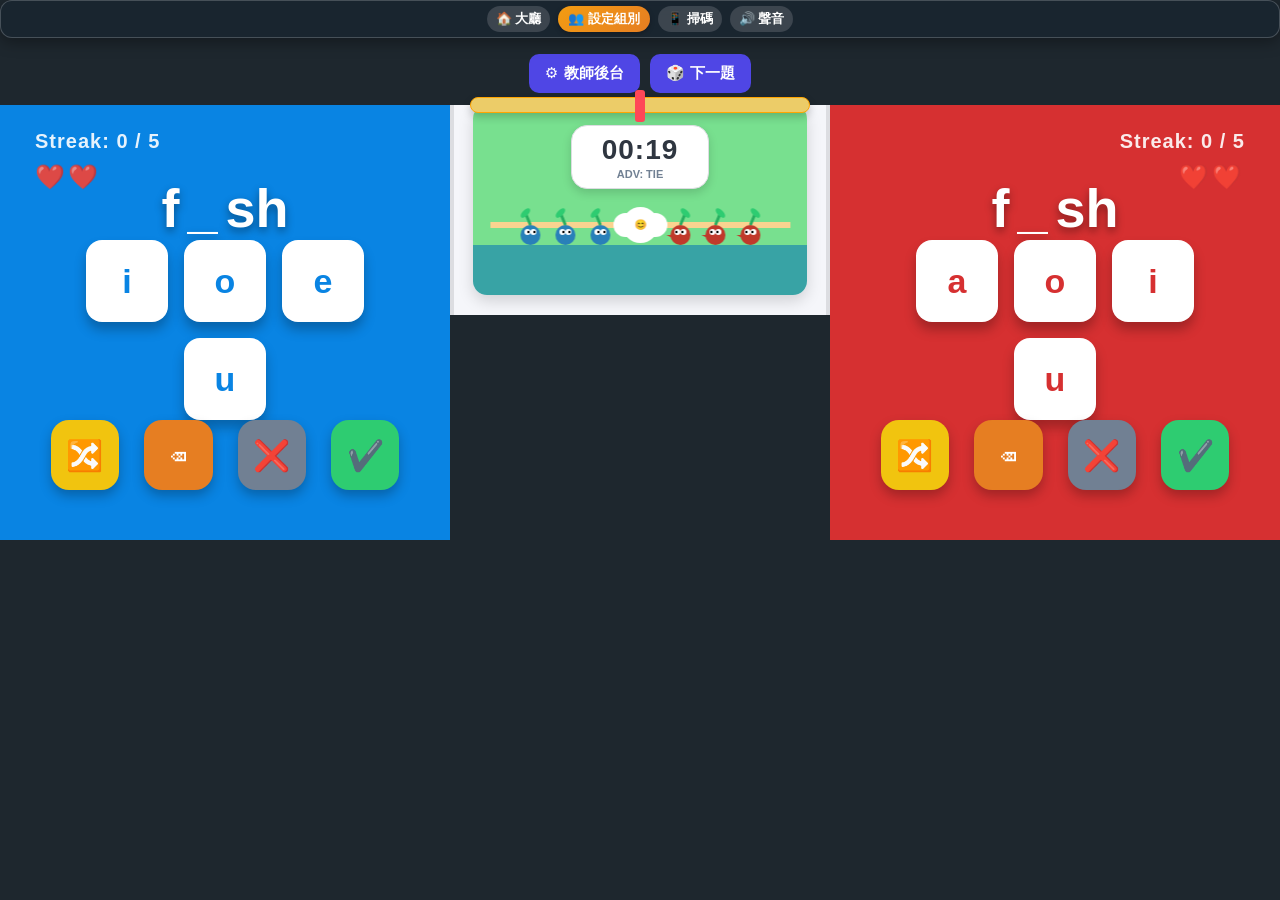
<file: tug-of-war.html>
<!DOCTYPE html>
<html lang="zh-TW">
<head>
    <meta charset="UTF-8">
    <meta name="viewport" content="width=device-width, initial-scale=1.0, maximum-scale=1.0, user-scalable=no">
    <title>拼字拔河大賽 - Phonics 終極旗艦版</title>
    <link rel="stylesheet" href="../css/classroom.css">
    <script src="../js/qrcode.min.js"></script>
    <script src="../js/classroom-bar.js"></script>
    <style>
        * { box-sizing: border-box; margin: 0; padding: 0; font-family: 'Arial', sans-serif; }
        body { display: flex; flex-direction: column; height: 100vh; overflow: hidden; background: #1e272e; color: white; position: relative; }
        
        /* 頂端字庫管理後台 */
        #admin-panel { background: #2f3640; padding: 12px 12px 12px 170px; display: flex; flex-direction: column; align-items: center; gap: 8px; box-shadow: 0 4px 15px rgba(0,0,0,0.4); z-index: 10; }
        .admin-controls { display: flex; align-items: center; gap: 8px; flex-wrap: wrap; justify-content: center; width: 100%; }
        #admin-panel input { padding: 10px; font-size: 14px; text-transform: lowercase; border-radius: 6px; border: none; background: #f5f6fa; color: #2f3640; font-weight: bold; }
        #word-input { width: 230px; }
        #unit-name-input { width: 110px; }
        
        #mode-select, #unit-select { padding: 10px; font-size: 14px; font-weight: bold; border-radius: 6px; border: none; cursor: pointer; }
        #mode-select { background: #f1c40f; color: #2f3640; }
        #unit-select { background: #3498db; color: white; }
        
        #admin-panel button { padding: 10px 14px; font-size: 14px; border: none; border-radius: 6px; cursor: pointer; font-weight: bold; color: white; transition: background 0.2s; }
        .btn-add { background: #4cd137; }
        .btn-save-unit { background: #e67e22; }
        .btn-delete-unit { background: #718093; }
        .btn-delete-unit:hover { background: #c0392b; }
        .btn-clear-pool { background: #e84118; }
        .btn-next-game { background: #9c88ff; }

        .pool-container { font-size: 13px; background: rgba(0,0,0,0.3); padding: 6px 15px; border-radius: 20px; width: 90%; text-align: center; max-height: 40px; overflow-y: auto; color: #dcdde1; }
        .word-pool-display { color: #4cd137; font-weight: bold; text-transform: lowercase; }
        
        /* Game Stage Flex */
        #game-stage { display: flex; flex: 1; width: 100%; position: relative; background: #1e272e; }
        .team-section { flex: 1; display: flex; flex-direction: column; align-items: center; justify-content: space-between; padding: 30px 20px; position: relative; height: 100%; transition: opacity 0.3s, filter 0.3s; }
        .blue-team { background-color: #0984e3; }
        .red-team { background-color: #d63031; }
        .team-section.locked { opacity: 0.35; filter: grayscale(80%); pointer-events: none; }
        
        .score-streak { font-size: 20px; font-weight: bold; position: absolute; top: 25px; letter-spacing: 1px; opacity: 0.9; display: flex; flex-direction: column; gap: 5px; }
        .blue-team .score-streak { left: 35px; }
        .red-team .score-streak { right: 35px; text-align: right; }
        
        .heart-container { font-size: 24px; letter-spacing: 3px; margin-top: 5px; transition: all 0.3s; }
        .heart-lost { opacity: 0.2; filter: grayscale(100%); }
        
        /* 題目顯示區 */
        .word-clue-display { font-size: 54px; font-weight: 800; text-transform: lowercase; margin-top: 40px; text-shadow: 0 4px 8px rgba(0,0,0,0.4); min-height: 65px; text-align: center; display: flex; justify-content: center; align-items: center; flex-wrap: wrap; }
        .word-clue-display span.clue-char { display: inline-block; margin: 0 4px; }
        .word-clue-display span.filled-letter { color: #f1c40f; text-shadow: 0 0 10px rgba(241, 196, 15, 0.6); font-weight: 900; }
        .word-clue-display span.word-space { display: inline-block; width: 45px; height: 10px; margin: 0; }
        
        .build-display { display: none; } 
        
        /* 字母按鈕 */
        .letters-container { display: flex; gap: 16px; flex-wrap: wrap; justify-content: center; max-width: 90%; min-height: 160px; align-content: center; }
        .letter-btn { min-width: 82px; height: 82px; padding: 0 15px; background: white; border: none; border-radius: 16px; font-size: 34px; font-weight: bold; cursor: pointer; box-shadow: 0 8px 12px rgba(0,0,0,0.25); text-transform: lowercase; transition: transform 0.1s; display: flex; align-items: center; justify-content: center; }
        .letter-btn:active { transform: scale(0.92); }
        .blue-team .letter-btn { color: #0984e3; }
        .red-team .letter-btn { color: #d63031; }
        .letter-btn:disabled { opacity: 0.15; background: #dfe4ea; cursor: not-allowed; box-shadow: none; }
        
        /* 功能控制按鈕 */
        .controls-container { display: flex; gap: 25px; margin-bottom: 20px; width: 85%; justify-content: center; }
        .control-btn { flex: 1; max-width: 100px; height: 70px; border: none; border-radius: 18px; font-size: 30px; cursor: pointer; color: white; display: flex; align-items: center; justify-content: center; box-shadow: 0 6px 12px rgba(0,0,0,0.25); transition: transform 0.1s; }
        .control-btn:active { transform: scale(0.95); }
        .btn-shuffle { background-color: #f1c40f; }
        .btn-backspace { background-color: #e67e22; }
        .btn-clear { background-color: #718093; }
        .btn-submit { background-color: #2ecc71; }
        
        /* 中央欄位 */
        #tug-center { width: 380px; background: #f5f6fa; position: relative; display: flex; flex-direction: column; align-items: center; border-left: 4px solid #dcdde1; border-right: 4px solid #dcdde1; height: 100%; padding-bottom: 20px; }
        .timer-box { position: absolute; top: 20px; background: white; color: #2f3640; padding: 8px 30px; border-radius: 16px; text-align: center; box-shadow: 0 4px 10px rgba(0,0,0,0.15); z-index: 5; border: 1px solid #dcdde1; }
        .timer-digits { font-size: 28px; font-weight: 800; letter-spacing: 1px; }
        .timer-sub { font-size: 11px; font-weight: bold; color: #718093; text-transform: uppercase; margin-top: 2px; }
        
        #rope-container { position: relative; width: 100%; height: 60%; display: flex; align-items: center; justify-content: center; }
        .center-line { position: absolute; width: 4px; height: 100%; background: #718093; left: 50%; transform: translateX(-50%); opacity: 0.4; }
        #rope { position: absolute; width: 340px; height: 16px; background: #eccc68; border-radius: 8px; transition: left 0.4s ease-out; left: calc(50% - 170px); box-shadow: 0 4px 8px rgba(0,0,0,0.2); z-index: 2; border: 1px solid #ffa502; }
        #rope::after { content: ''; width: 10px; height: 32px; background: #ff4757; position: absolute; left: 50%; transform: translateX(-50%); top: -8px; border-radius: 3px; }
        
        /* 中央皮克敏插圖區 */
        .illustration-zone { width: 90%; max-width: 340px; height: 190px; margin-top: auto; border-radius: 14px; box-shadow: 0 6px 15px rgba(0,0,0,0.15); background-size: cover; background-position: center; background-repeat: no-repeat; }

        /* 全螢幕獲勝畫面 */
        #victory-overlay {
            position: fixed; top: 0; left: 0; width: 100vw; height: 100vh;
            background: rgba(26, 26, 26, 0.94); z-index: 100; display: none;
            flex-direction: column; justify-content: center; align-items: center;
            animation: fadeIn 0.4s ease-out forwards;
        }
        .victory-panel { display: flex; flex-direction: column; align-items: center; justify-content: center; position: relative; width: 100%; text-align: center; }
        .victory-text { font-size: 74px; font-weight: 900; color: #ffffff; letter-spacing: 2px; text-shadow: 0 0 20px rgba(255, 255, 255, 0.6); margin-bottom: 25px; animation: popUp 0.5s cubic-bezier(0.175, 0.885, 0.32, 1.275); }
        .blue-win-text { text-shadow: 0 0 30px #0984e3, 0 0 10px #0984e3; }
        .red-win-text { text-shadow: 0 0 30px #d63031, 0 0 10px #d63031; }
        .btn-play-again { padding: 16px 50px; font-size: 26px; font-weight: bold; color: white; background: #ffa502; border: none; border-radius: 40px; cursor: pointer; box-shadow: 0 8px 0 #e67e22, 0 10px 20px rgba(0,0,0,0.4); display: flex; align-items: center; gap: 12px; transition: 0.1s; }
        .btn-play-again:active { transform: translateY(6px); box-shadow: 0 2px 0 #e67e22, 0 4px 10px rgba(0,0,0,0.4); }
        .decorations { font-size: 24px; color: rgba(255,255,255,0.4); margin-bottom: 15px; }
        .giant-emoji { font-size: 130px; margin-bottom: 20px; animation: bounce 2s infinite; }
        
        /* 自動收回提示橫幅 */
        #custom-toast {
            position: fixed; top: -100px; left: 50%; transform: translateX(-50%);
            background: #ffffff; color: #2f3640; font-size: 24px; font-weight: bold;
            padding: 18px 40px; border-radius: 50px; box-shadow: 0 10px 30px rgba(0,0,0,0.5);
            z-index: 1000; display: flex; align-items: center; gap: 15px;
            transition: top 0.4s cubic-bezier(0.175, 0.885, 0.32, 1.2);
            border: 3px solid #e1b12c;
        }
        #custom-toast.show { top: 35px; }

        @keyframes popUp { from { transform: scale(0.6); } to { transform: scale(1); } }
        @keyframes bounce { 0%, 100% { transform: translateY(0); } 50% { transform: translateY(-15px); } }
        @keyframes fadeIn { from { opacity: 0; } to { opacity: 1; } }
    </style>
<link rel="stylesheet" href="../css/game-layout.css">
</head>
<body>

    <div id="custom-toast">
        <span id="toast-icon">⏰</span>
        <span id="toast-text">提示內容</span>
    </div>

    <div id="admin-panel">
        <div class="admin-controls">
            <input type="text" id="word-input" placeholder="鍵入單字組合(如 work out)...">
            <button class="btn-add" onclick="addWord()">➕ 加入字庫</button>
            
            <input type="text" id="unit-name-input" placeholder="新單元名稱...">
            <button class="btn-save-unit" onclick="saveCustomUnit()">💾 儲存為單元</button>
            
            <select id="unit-select" onchange="loadSelectedUnit()" title="選擇學習單元">
                <option value="">📂 快選內建/自訂單元...</option>
            </select>

            <button class="btn-delete-unit" onclick="deleteCustomUnit()">❌ 刪除單元</button>

            <select id="mode-select" title="選擇挖空模式">
                <option value="vowel" selected>🎯 模式：挖空母音</option>
                <option value="start">🔤 模式：挖開頭音</option>
                <option value="end">🔚 模式：挖結尾音</option>
                <option value="random">🎲 模式：完全隨機</option>
            </select>

            <button class="btn-clear-pool" onclick="clearWordPool()">🧹 清空</button>
            <button class="btn-next-game" onclick="setupNewGame()">🎲 換下一題</button>
        </div>
        <div class="pool-container">
            📚 <strong>目前的複習字庫清單：</strong>
            <span id="pool-list" class="word-pool-display">載入中...</span>
        </div>
    </div>

    <div id="game-stage">
        <div class="team-section blue-team" id="blue-section">
            <div class="score-streak">
                <div>Streak: <span id="blue-score">0</span> / 5</div>
                <div class="heart-container" id="blue-hearts">❤️❤️</div>
            </div>
            <div class="word-clue-display" id="blue-clue"></div>
            <div class="build-display" id="blue-display"></div>
            <div class="letters-container" id="blue-letters"></div>
            <div class="controls-container">
                <button class="control-btn btn-shuffle" onclick="shuffleTeamLetters('blue')">🔀</button>
                <button class="control-btn btn-backspace" onclick="backspaceTeamLetter('blue')">⌫</button>
                <button class="control-btn btn-clear" onclick="clearTeamDisplay('blue')">❌</button>
                <button class="control-btn btn-submit" id="blue-submit" onclick="submitTeamWord('blue')">✔️</button>
            </div>
        </div>

        <div id="tug-center">
            <div class="timer-box">
                <div class="timer-digits" id="game-timer">00:20</div>
                <div class="timer-sub" id="timer-status">ADV: TIE</div>
            </div>
            <div id="rope-container">
                <div class="center-line"></div>
                <div id="rope"></div>
            </div>
            <div class="illustration-zone" id="pic-zone"></div>
        </div>

        <div class="team-section red-team" id="red-section">
            <div class="score-streak">
                <div>Streak: <span id="red-score">0</span> / 5</div>
                <div class="heart-container" id="red-hearts">❤️❤️</div>
            </div>
            <div class="word-clue-display" id="red-clue"></div>
            <div class="build-display" id="red-display"></div>
            <div class="letters-container" id="red-letters"></div>
            <div class="controls-container">
                <button class="control-btn btn-shuffle" onclick="shuffleTeamLetters('red')">🔀</button>
                <button class="control-btn btn-backspace" onclick="backspaceTeamLetter('red')">⌫</button>
                <button class="control-btn btn-clear" onclick="clearTeamDisplay('red')">❌</button>
                <button class="control-btn btn-submit" id="red-submit" onclick="submitTeamWord('red')">✔️</button>
            </div>
        </div>
    </div>

    <div id="victory-overlay">
        <div class="victory-panel">
            <div class="giant-emoji" id="victory-emoji">😆</div>
            <div class="decorations">✨ 🏆 ⭐ 🏆 ✨</div>
            <div class="victory-text" id="victory-msg">BLUE TEAM WINS!</div>
            <button class="btn-play-again" onclick="resetWholeGame()">🚀 PLAY AGAIN</button>
        </div>
    </div>

    <script>
        let MY_WORD_POOL = [];
        let currentAnswer = "";       
        let missingLetters = [];      
        let cluePattern = [];         
        let tugPosition = 0;
        const maxTugOffset = 100;
        let scores = { blue: 0, red: 0 };
        const WINNING_GOAL = 5;
        let teamLives = { blue: 2, red: 2 };

        let teamData = { 
            blue: { currentGuess: [], clickedBtnIds: [] }, 
            red: { currentGuess: [], clickedBtnIds: [] } 
        };
        
        let timeLeft = 20;
        let timerInterval = null;
        let audioCtx = null;
        let expectedMissingCount = 0;

        let hasShownRandomAlert = false;
        let lastSelectedMode = "vowel";

        // 🔒 實體鎖 1：全域遊戲結束狀態鎖
        let isGameOver = false;

        const DEFAULT_UNITS = {
            "Animals 動物": ["cat", "dog", "bird", "fish", "bear", "duck", "lion", "frog", "tiger", "rabbit"],
            "Food 食物": ["apple", "banana", "bread", "cake", "milk", "pizza", "rice", "soup", "juice", "orange"],
            "Colors 顏色": ["black", "blue", "brown", "green", "pink", "red", "white", "yellow", "purple"],
            "COP4 U8 (Phonics)": ["bench", "lunch", "branch", "fish", "wash", "brush", "king", "long", "bang"]
        };

        const PHONICS_BLENDS = [
            "squ", "spl", "spr", "scr", "str", "thr",
            "bl", "cl", "fl", "gl", "pl", "sl", "br", "cr", "dr", "fr", "gr", "pr", "tr", "sp", "sk", "sm", "sn", "st", "sw",
            "sh", "ch", "th", "ph", "wh", "ck", "ng"
        ];
        const VOWELS = ['a', 'e', 'i', 'o', 'u'];

        function tokenizeWord(word) {
            let tokens = []; let i = 0;
            while (i < word.length) {
                if (word[i] === ' ') { tokens.push(' '); i++; continue; }
                let matched = false;
                for (let blend of PHONICS_BLENDS) {
                    if (word.substr(i, blend.length) === blend) {
                        tokens.push(blend); i += blend.length; matched = true; break;
                    }
                }
                if (!matched) { tokens.push(word[i]); i++; }
            }
            return tokens;
        }

        function initUnitSelectMenu() {
            const select = document.getElementById('unit-select');
            select.innerHTML = '<option value="">📂 快選內建/自訂單元...</option>';
            
            for (let unitName in DEFAULT_UNITS) {
                let opt = document.createElement('option');
                opt.value = "DEFAULT_" + unitName;
                opt.innerText = "⭐ 內建：" + unitName;
                select.appendChild(opt);
            }
            
            let customUnits = {};
            try {
                customUnits = JSON.parse(localStorage.getItem('pikmin_custom_units')) || {};
            } catch(e) { customUnits = {}; }
            
            for (let unitName in customUnits) {
                let opt = document.createElement('option');
                opt.value = "CUSTOM_" + unitName;
                opt.innerText = "💾 自訂：" + unitName;
                select.appendChild(opt);
            }
        }

        function saveCustomUnit() {
            const nameInput = document.getElementById('unit-name-input');
            if (!nameInput || !nameInput.value.trim()) { alert("請輸入想要儲存的單元名稱！"); return; }
            if (MY_WORD_POOL.length === 0) { alert("目前字庫清單是空的，請先加入英文單字再儲存！"); return; }
            
            let unitName = nameInput.value.trim();
            let customUnits = {};
            try {
                customUnits = JSON.parse(localStorage.getItem('pikmin_custom_units')) || {};
            } catch(e) { customUnits = {}; }
            
            customUnits[unitName] = [...MY_WORD_POOL];
            localStorage.setItem('pikmin_custom_units', JSON.stringify(customUnits));
            
            nameInput.value = "";
            initUnitSelectMenu();
            showNotification(`單元「${unitName}」已成功永久存入本機電腦！`, "💾");
        }

        function deleteCustomUnit() {
            const select = document.getElementById('unit-select');
            if (!select || !select.value) { alert("請先從下拉選單選擇你想刪除的『自訂』單元！"); return; }
            
            let val = select.value;
            if (val.startsWith("DEFAULT_")) {
                alert("「⭐ 內建單元」是原廠基礎設定，無法刪除喔！只能刪除自己新增的「💾 自訂單元」。");
                return;
            }
            
            let unitName = val.replace("CUSTOM_", "");
            if (confirm(`確定要將自訂單元「${unitName}」從這台電腦中永久刪除嗎？`)) {
                let customUnits = {};
                try {
                    customUnits = JSON.parse(localStorage.getItem('pikmin_custom_units')) || {};
                } catch(e) { customUnits = {}; }
                
                delete customUnits[unitName];
                localStorage.setItem('pikmin_custom_units', JSON.stringify(customUnits));
                
                MY_WORD_POOL = []; currentAnswer = ""; updatePoolDisplay(); resetStageDisplay(); clearInterval(timerInterval);
                document.getElementById('game-timer').innerText = "00:00";
                initUnitSelectMenu();
                showNotification(`單元「${unitName}」已成功刪除！`, "🗑️");
            }
        }

        function loadSelectedUnit() {
            const select = document.getElementById('unit-select');
            if (!select || !select.value) return;
            
            let val = select.value;
            if (val.startsWith("DEFAULT_")) {
                let key = val.replace("DEFAULT_", "");
                MY_WORD_POOL = [...DEFAULT_UNITS[key]];
            } else if (val.startsWith("CUSTOM_")) {
                let key = val.replace("CUSTOM_", "");
                let customUnits = JSON.parse(localStorage.getItem('pikmin_custom_units')) || {};
                MY_WORD_POOL = [...customUnits[key]];
            }
            
            updatePoolDisplay(); setupNewGame();
            showNotification("單元字庫載入成功！開始比賽！", "📚");
        }

        function drawBackupPikminImage() {
            const zone = document.getElementById('pic-zone'); if(!zone) return;
            const canvas = document.createElement('canvas'); canvas.width = 340; canvas.height = 190;
            const ctx = canvas.getContext('2d');
            ctx.fillStyle = '#78e08f'; ctx.fillRect(0, 0, 340, 190);
            ctx.fillStyle = '#38a3a5'; ctx.fillRect(0, 140, 340, 50); 
            ctx.strokeStyle = '#fad390'; ctx.lineWidth = 6; ctx.beginPath(); ctx.moveTo(20, 120); ctx.lineTo(320, 120); ctx.stroke();
            ctx.fillStyle = '#ffffff'; ctx.beginPath(); ctx.arc(170, 120, 18, 0, Math.PI*2); ctx.arc(155, 120, 12, 0, Math.PI*2); ctx.arc(185, 120, 12, 0, Math.PI*2); ctx.fill();
            ctx.fillStyle = '#2f3542'; ctx.font = '10px Arial'; ctx.fillText("😊", 164, 123);

            const blueX = [60, 95, 130];
            blueX.forEach(x => {
                ctx.fillStyle = '#2980b9'; ctx.beginPath(); ctx.arc(x, 130, 10, 0, Math.PI*2); ctx.fill();
                ctx.strokeStyle = '#27ae60'; ctx.lineWidth = 3; ctx.beginPath(); ctx.moveTo(x, 120); ctx.lineTo(x-5, 108); ctx.stroke();
                ctx.fillStyle = '#2ecc71'; ctx.beginPath(); ctx.ellipse(x-5, 108, 6, 3, -Math.PI/4, 0, Math.PI*2); ctx.fill();
                ctx.fillStyle = '#ffffff'; ctx.beginPath(); ctx.arc(x-3, 127, 3, 0, Math.PI*2); ctx.arc(x+3, 127, 3, 0, Math.PI*2); ctx.fill();
                ctx.fillStyle = '#000000'; ctx.beginPath(); ctx.arc(x-2, 127, 1.2, 0, Math.PI*2); ctx.arc(x+4, 127, 1.2, 0, Math.PI*2); ctx.fill();
            });
            const redX = [210, 245, 280];
            redX.forEach(x => {
                ctx.fillStyle = '#c0392b'; ctx.beginPath(); ctx.arc(x, 130, 10, 0, Math.PI*2); ctx.fill();
                ctx.strokeStyle = '#27ae60'; ctx.lineWidth = 3; ctx.beginPath(); ctx.moveTo(x, 120); ctx.lineTo(x+5, 108); ctx.stroke();
                ctx.fillStyle = '#2ecc71'; ctx.beginPath(); ctx.ellipse(x+5, 108, 6, 3, Math.PI/4, 0, Math.PI*2); ctx.fill();
                ctx.fillStyle = '#ffffff'; ctx.beginPath(); ctx.arc(x-3, 127, 3, 0, Math.PI*2); ctx.arc(x+3, 127, 3, 0, Math.PI*2); ctx.fill();
                ctx.fillStyle = '#000000'; ctx.beginPath(); ctx.arc(x-4, 127, 1.2, 0, Math.PI*2); ctx.arc(x+2, 127, 1.2, 0, Math.PI*2); ctx.fill();
                ctx.fillStyle = '#c0392b'; ctx.beginPath(); ctx.moveTo(x-8, 130); ctx.lineTo(x-14, 130); ctx.lineTo(x-8, 133); ctx.fill();
            });
            zone.style.backgroundImage = `url(${canvas.toDataURL()})`;
        }

        function showNotification(text, icon) {
            const toast = document.getElementById('custom-toast');
            document.getElementById('toast-text').innerText = text;
            document.getElementById('toast-icon').innerText = icon;
            toast.classList.add('show');
            setTimeout(() => { toast.classList.remove('show'); }, 1400);
        }

        function playCorrectSound() {
            try {
                if (!audioCtx) { audioCtx = new (window.AudioContext || window.webkitAudioContext)(); }
                let osc1 = audioCtx.createOscillator(); let gain1 = audioCtx.createGain();
                osc1.type = 'sine'; osc1.frequency.setValueAtTime(659.25, audioCtx.currentTime); 
                gain1.gain.setValueAtTime(0.1, audioCtx.currentTime); gain1.gain.exponentialRampToValueAtTime(0.01, audioCtx.currentTime + 0.4);
                osc1.connect(gain1); gain1.connect(audioCtx.destination); osc1.start(); osc1.stop(audioCtx.currentTime + 0.4);
                setTimeout(() => {
                    let osc2 = audioCtx.createOscillator(); let gain2 = audioCtx.createGain();
                    osc2.type = 'sine'; osc2.frequency.setValueAtTime(1046.50, audioCtx.currentTime); 
                    gain2.gain.setValueAtTime(0.1, audioCtx.currentTime); gain2.gain.exponentialRampToValueAtTime(0.01, audioCtx.currentTime + 0.5);
                    osc2.connect(gain2); gain2.connect(audioCtx.destination); osc2.start(); osc2.stop(audioCtx.currentTime + 0.5);
                }, 100);
            } catch (e) { console.log(e); }
        }

        function updatePoolDisplay() {
            const poolDisplay = document.getElementById('pool-list'); if (!poolDisplay) return;
            if (!MY_WORD_POOL || MY_WORD_POOL.length === 0) {
                poolDisplay.innerText = "（字庫空無一物，可快選單元或自行鍵入）"; poolDisplay.style.color = "#ff7675";
            } else {
                poolDisplay.innerText = MY_WORD_POOL.join(', '); poolDisplay.style.color = "#4cd137";
            }
        }

        function addWord() {
            const inputElement = document.getElementById('word-input'); if (!inputElement) return;
            let rawInput = inputElement.value; if (!rawInput.trim()) { showNotification("請輸入有效的英文單字組合！", "⚠️"); return; }
            
            let rawWords = rawInput.split(/[,，]/); let addedWords = [];
            rawWords.forEach(word => {
                let cleanedWord = word.toLowerCase().trim().replace(/[^a-z ]/g, '').replace(/\s+/g, ' ');
                if (cleanedWord) {
                    if (!MY_WORD_POOL.includes(cleanedWord)) { MY_WORD_POOL.push(cleanedWord); addedWords.push(cleanedWord); }
                }
            });
            if (addedWords.length > 0) {
                updatePoolDisplay();
                if (!currentAnswer) { setupNewGame(); } else { showNotification(`成功匯入 ${addedWords.length} 個新單字！`, "📚"); }
            }
            inputElement.value = "";
        }

        function clearWordPool() {
            if (confirm("確定要清空目前所有的單字庫嗎？")) {
                MY_WORD_POOL = []; currentAnswer = ""; missingLetters = []; cluePattern = [];
                updatePoolDisplay(); resetStageDisplay(); clearInterval(timerInterval);
                document.getElementById('game-timer').innerText = "00:00";
                document.getElementById('unit-select').value = "";
            }
        }

        function resetStageDisplay() {
            document.getElementById('blue-clue').innerText = "請先新增單字";
            document.getElementById('red-clue').innerText = "請先新增單字";
            clearTeamDisplay('blue'); clearTeamDisplay('red');
            document.getElementById('blue-letters').innerHTML = '';
            document.getElementById('red-letters').innerHTML = '';
            resetHeartsDisplay();
        }

        function resetHeartsDisplay() {
            teamLives = { blue: 2, red: 2 };
            document.getElementById('blue-hearts').innerHTML = '❤️❤️';
            document.getElementById('red-hearts').innerHTML = '❤️❤️';
            document.getElementById('blue-section').classList.remove('locked');
            document.getElementById('red-section').classList.remove('locked');
        }

        function setupNewGame() {
            if (isGameOver) return; 
            if (!MY_WORD_POOL || MY_WORD_POOL.length === 0) { resetStageDisplay(); return; }
            
            const randomIndex = Math.floor(Math.random() * MY_WORD_POOL.length);
            currentAnswer = MY_WORD_POOL[randomIndex];
            
            let tokens = tokenizeWord(currentAnswer);
            cluePattern = [...tokens];
            missingLetters = [];

            const selectedMode = document.getElementById('mode-select').value;

            if (selectedMode !== lastSelectedMode) {
                hasShownRandomAlert = false; lastSelectedMode = selectedMode;
            }

            if (selectedMode === 'vowel') {
                for (let i = 0; i < cluePattern.length; i++) {
                    if (cluePattern[i] === ' ') continue;
                    if (cluePattern[i].length === 1 && VOWELS.includes(cluePattern[i])) {
                        missingLetters.push(cluePattern[i]); cluePattern[i] = "_";
                    }
                }
            } else if (selectedMode === 'start') {
                let idx = cluePattern[0] === ' ' ? 1 : 0;
                missingLetters.push(cluePattern[idx]); cluePattern[idx] = "_";
            } else if (selectedMode === 'end') {
                let idx = cluePattern.length - 1;
                if (cluePattern[idx] === ' ') idx--;
                missingLetters.push(cluePattern[idx]); cluePattern[idx] = "_";
            } else {
                for (let i = 0; i < cluePattern.length; i++) {
                    if (cluePattern[i] === ' ') continue;
                    if (Math.random() < 0.4) {
                        missingLetters.push(cluePattern[i]); cluePattern[i] = "_";
                    }
                }
                if (!hasShownRandomAlert) {
                    setTimeout(() => { showNotification("隨機拼圖模式：無干擾字，請排出正確順序！", "🎲"); }, 100);
                    hasShownRandomAlert = true;
                }
            }

            if (missingLetters.length === 0 && cluePattern.length > 0) {
                let fallbackIdx = 0;
                for(let k=0; k<cluePattern.length; k++){ if(cluePattern[k]!==' '){ fallbackIdx=k; break; } }
                missingLetters.push(cluePattern[fallbackIdx]); cluePattern[fallbackIdx] = "_";
            }

            expectedMissingCount = missingLetters.length;

            resetHeartsDisplay(); 
            clearTeamDisplay('blue'); clearTeamDisplay('red');
            renderLetterButtons('blue'); renderLetterButtons('red');
            resetTimer();
        }

        function generateDistractors(mode, correctList) {
            if (mode === 'random') return [];
            let distractors = []; let pool = [];
            if (mode === 'vowel') { pool = [...VOWELS]; } 
            else { pool = ["b", "c", "d", "f", "g", "h", "j", "k", "l", "m", "n", "p", "r", "s", "t", "v", "w", "ch", "sh", "th", "st", "cl", "br"]; }

            let filteredPool = pool.filter(item => !correctList.includes(item));
            filteredPool.sort(() => Math.random() - 0.5);
            let needed = 4 - correctList.length;
            if (needed > 0) { distractors = filteredPool.slice(0, needed); }
            return distractors;
        }

        function renderLetterButtons(team) {
            const container = document.getElementById(`${team}-letters`); if (!container) return;
            container.innerHTML = '';
            
            const selectedMode = document.getElementById('mode-select').value;
            let distractors = generateDistractors(selectedMode, missingLetters);
            let buttonsToMake = [...missingLetters, ...distractors];
            
            buttonsToMake.sort(() => Math.random() - 0.5);
            
            buttonsToMake.forEach((letter, index) => {
                const btn = document.createElement('button');
                btn.className = 'letter-btn'; btn.id = `${team}-lbtn-${index}`; btn.innerText = letter;
                btn.onclick = () => {
                    if (audioCtx && audioCtx.state === 'suspended') { audioCtx.resume(); }
                    if (teamLives[team] <= 0 || isGameOver) return;
                    if (teamData[team].currentGuess.length >= expectedMissingCount) return;

                    teamData[team].currentGuess.push(letter);
                    teamData[team].clickedBtnIds.push(btn.id);
                    btn.disabled = true;
                    
                    renderClueWithGuesses(team);
                };
                container.appendChild(btn);
            });
            renderClueWithGuesses(team);
        }

        function renderClueWithGuesses(team) {
            const clueEl = document.getElementById(`${team}-clue`); if (!clueEl) return;
            let guessIndex = 0;
            let htmlContent = cluePattern.map(token => {
                if (token === ' ') { return `<span class="word-space"></span>`; }
                if (token === "_") {
                    let userLetter = teamData[team].currentGuess[guessIndex]; guessIndex++;
                    if (userLetter) { return `<span class="clue-char filled-letter">${userLetter}</span>`; } 
                    else { return `<span class="clue-char">_</span>`; }
                }
                return `<span class="clue-char">${token}</span>`;
            }).join('');
            clueEl.innerHTML = htmlContent;
        }

        function backspaceTeamLetter(team) {
            if (teamLives[team] <= 0 || isGameOver) return; if (teamData[team].currentGuess.length === 0) return;
            teamData[team].currentGuess.pop();
            const lastBtnId = teamData[team].clickedBtnIds.pop();
            if (lastBtnId) { const btn = document.getElementById(lastBtnId); if (btn) btn.disabled = false; }
            renderClueWithGuesses(team);
        }

        function clearTeamDisplay(team) {
            teamData[team].currentGuess = []; teamData[team].clickedBtnIds = [];
            const buttons = document.querySelectorAll(`#${team}-letters .letter-btn`);
            buttons.forEach(btn => btn.disabled = false);
            renderClueWithGuesses(team);
        }

        function shuffleTeamLetters(team) {
            if (teamLives[team] <= 0 || isGameOver) return;
            const teamContainer = document.getElementById(`${team}-letters`); if (!teamContainer) return;
            const buttons = Array.from(teamContainer.children);
            buttons.sort(() => Math.random() - 0.5); teamContainer.innerHTML = '';
            buttons.forEach(btn => teamContainer.appendChild(btn));
        }

        function submitTeamWord(team) {
            if (!currentAnswer || isGameOver) return; 
            if (teamLives[team] <= 0) return;

            if (teamData[team].currentGuess.length < expectedMissingCount) {
                showNotification("還沒選滿所有的空格喔！", "⚠️"); return;
            }

            if (audioCtx && audioCtx.state === 'suspended') { audioCtx.resume(); }

            let guessIndex = 0;
            let assembledWord = cluePattern.map(token => {
                if (token === ' ') return ' ';
                if (token === "_") {
                    let letter = teamData[team].currentGuess[guessIndex] || ""; guessIndex++; return letter;
                }
                return token;
            }).join('');

            // 抹除當前作答記憶，徹底封殺連擊外掛
            clearTeamDisplay('blue');
            clearTeamDisplay('red');

            if (assembledWord === currentAnswer) {
                scores[team]++; 
                document.getElementById(`${team}-score`).innerText = scores[team];
                
                tugPosition += (team === 'blue' ? -30 : 30);
                if (tugPosition < -maxTugOffset) tugPosition = -maxTugOffset;
                if (tugPosition > maxTugOffset) tugPosition = maxTugOffset;
                document.getElementById('rope').style.left = `calc(50% - 170px + ${tugPosition}px)`;
                
                updateAdvantageStatus();

                if (scores[team] >= WINNING_GOAL) {
                    isGameOver = true; 
                    clearInterval(timerInterval);
                    document.getElementById('blue-submit').disabled = true;
                    document.getElementById('red-submit').disabled = true;
                    
                    setTimeout(() => { showVictoryScreen(team); }, 200);
                    return; 
                }

                clearInterval(timerInterval);
                setTimeout(() => { setupNewGame(); }, 600);
            } else {
                teamLives[team]--;
                if (teamLives[team] === 1) {
                    document.getElementById(`${team}-hearts`).innerHTML = '❤️<span class="heart-lost">❤️</span>';
                    showNotification(`${team === 'blue' ? '藍隊' : '紅隊'} 拼錯囉！剩最後一次機會！`, "❌");
                } else if (teamLives[team] <= 0) {
                    document.getElementById(`${team}-hearts`).innerHTML = '<span class="heart-lost">❤️❤️</span>';
                    document.getElementById(`${team}-section`).classList.add('locked');
                    const otherTeam = (team === 'blue' ? 'red' : 'blue');
                    if (teamLives[otherTeam] <= 0) {
                        clearInterval(timerInterval); showNotification("雙方均用盡生命值！此題作廢換下一題！", "☠️");
                        setTimeout(() => { setupNewGame(); }, 1000);
                    } else {
                        showNotification(`${team === 'blue' ? '藍隊' : '紅隊'} 兩次扣光出局！換對手慢慢拼！`, "🔒");
                    }
                }
            }
        }

        function showVictoryScreen(winnerTeam) {
            const overlay = document.getElementById('victory-overlay'); const msg = document.getElementById('victory-msg'); const emoji = document.getElementById('victory-emoji');
            if (winnerTeam === 'blue') { msg.innerText = "BLUE TEAM WINS!"; msg.className = "victory-text blue-win-text"; emoji.innerText = "💙🥳"; } 
            else { msg.innerText = "RED TEAM WINS!"; msg.className = "victory-text red-win-text"; emoji.innerText = "❤️😎"; }
            overlay.style.display = 'flex';
        }

        function resetWholeGame() {
            scores.blue = 0; scores.red = 0; isGameOver = false; 
            document.getElementById('blue-score').innerText = '0'; document.getElementById('red-score').innerText = '0';
            document.getElementById('blue-submit').disabled = false; document.getElementById('red-submit').disabled = false;
            tugPosition = 0; document.getElementById('rope').style.left = `calc(50% - 170px)`;
            document.getElementById('victory-overlay').style.display = 'none';
            hasShownRandomAlert = false; updateAdvantageStatus(); setupNewGame();
        }

        document.getElementById('word-input').onkeydown = function(e) { if (e.key === 'Enter') addWord(); };

        function resetTimer() {
            clearInterval(timerInterval); if (isGameOver) return;
            timeLeft = 20;
            const timerEl = document.getElementById('game-timer'); if (timerEl) timerEl.innerText = `00:${timeLeft}`;
            timerInterval = setInterval(() => {
                timeLeft--;
                if (timerEl) timerEl.innerText = timeLeft < 10 ? `00:0${timeLeft}` : `00:${timeLeft}`;
                if (timeLeft <= 0) { 
                    clearInterval(timerInterval); showNotification("20秒時間到！自動更換下一題！", "⏰"); 
                    setTimeout(() => { setupNewGame(); }, 1200);
                }
            }, 1000);
        }

        function updateAdvantageStatus() {
            const statusEl = document.getElementById('timer-status'); if (!statusEl) return;
            const diff = scores.red - scores.blue;
            if (diff === 0) { statusEl.innerText = "ADV: TIE"; statusEl.style.color = "#718093"; }
            else if (diff > 0) { statusEl.innerText = `ADV: RED +${diff}`; statusEl.style.color = "#d63031"; }
            else { statusEl.innerText = `ADV: BLUE +${Math.abs(diff)}`; statusEl.style.color = "#0984e3"; }
        }

        // 🌟 完美修正點：拿掉原本打錯的 initUnitSelectMenu menu(); 改成精準執行選單
        window.onload = function() {
            initUnitSelectMenu(); 
            MY_WORD_POOL = [...DEFAULT_UNITS["Animals 動物"]];
            updatePoolDisplay(); 
            drawBackupPikminImage();
            setupNewGame();
        };
    </script>
<script>window.gameTeacherState={read:()=>({pool:MY_WORD_POOL}),restore:s=>{if(Array.isArray(s.pool)){MY_WORD_POOL=s.pool;updatePoolDisplay();setupNewGame();}}};
window.gameTeacherConfig={"id":"tug-of-war","selector":"#admin-panel"};</script><script src="../js/teacher-settings.js"></script></body>
</html>
</file>
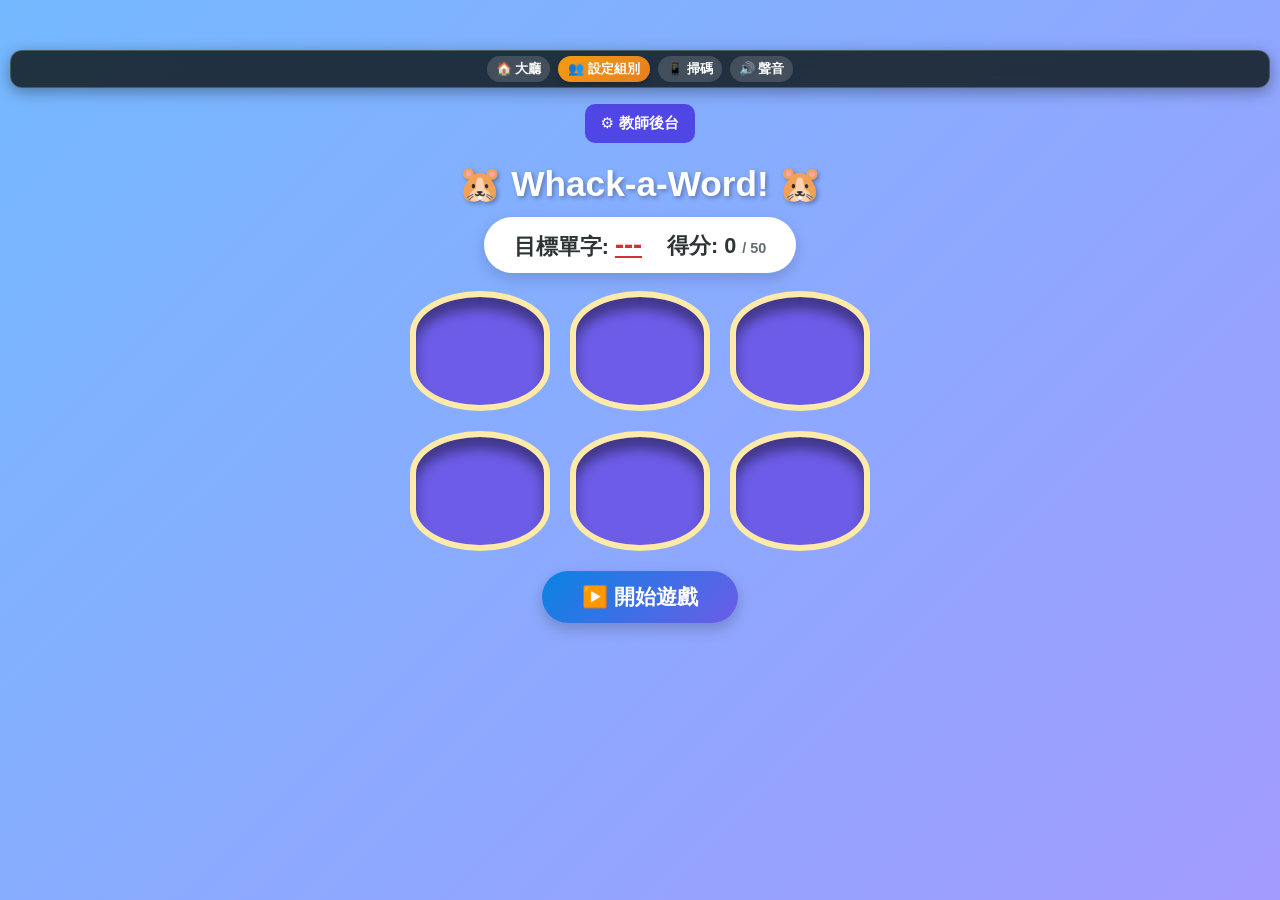
<file: whack-a-mole.html>
<!DOCTYPE html>
<html lang="zh-Hant">
<head>
    <meta charset="UTF-8">
    <meta name="viewport" content="width=device-width, initial-scale=1.0, maximum-scale=1.0, user-scalable=no">
    <title>Whack-a-Word - 單字打地鼠 (課堂分組版)</title>
    <link rel="stylesheet" href="../css/classroom.css">
    <script src="../js/qrcode.min.js"></script>
    <script src="../js/classroom-bar.js"></script>
    <style>
        * {
            box-sizing: border-box;
            margin: 0;
            padding: 0;
        }

        body {
            font-family: 'Comic Sans MS', '微軟正黑體', sans-serif;
            background: linear-gradient(135deg, #74b9ff, #a29bfe);
            min-height: 100vh;
            display: flex;
            flex-direction: column;
            align-items: center;
            padding: 50px 10px 20px;
            color: #2d3436;
        }

        h1 {
            color: #ffffff;
            font-size: 2.2rem;
            margin-bottom: 12px;
            text-shadow: 2px 2px 4px rgba(0,0,0,0.3);
        }

        /* 老師設定面板 */
        .panel-toggle-btn {
            background-color: #ff7675;
            color: white;
            border: none;
            padding: 8px 20px;
            font-size: 1rem;
            border-radius: 20px;
            cursor: pointer;
            font-weight: bold;
            margin-bottom: 12px;
            box-shadow: 0 4px 6px rgba(0,0,0,0.2);
            transition: transform 0.1s ease;
        }

        .panel-toggle-btn:active {
            transform: scale(0.96);
        }

        .teacher-panel {
            background: #ffffff;
            color: #2d3436;
            padding: 16px 20px;
            border-radius: 12px;
            width: 95%;
            max-width: 600px;
            margin-bottom: 15px;
            box-shadow: 0 8px 20px rgba(0,0,0,0.2);
        }

        .teacher-panel.collapsed {
            display: none;
        }

        .panel-row {
            margin-bottom: 10px;
            text-align: left;
        }

        .panel-row label {
            font-weight: bold;
            display: block;
            margin-bottom: 4px;
            font-size: 0.95rem;
        }

        .panel-row input {
            width: 100%;
            padding: 8px 10px;
            border: 2px solid #b2bec3;
            border-radius: 6px;
            font-size: 1rem;
            outline: none;
        }

        .panel-row input:focus {
            border-color: #0984e3;
        }

        .btn-apply {
            background-color: #00b894;
            color: white;
            border: none;
            padding: 10px 20px;
            font-size: 1rem;
            font-weight: bold;
            border-radius: 8px;
            cursor: pointer;
            box-shadow: 0 3px 6px rgba(0,0,0,0.15);
            margin-top: 5px;
        }

        /* 遊戲儀表板 */
        .dashboard {
            background: #ffffff;
            padding: 12px 30px;
            border-radius: 30px;
            font-size: 1.35rem;
            font-weight: bold;
            box-shadow: 0 6px 15px rgba(0,0,0,0.15);
            margin-bottom: 18px;
            display: flex;
            gap: 25px;
            align-items: center;
        }

        .target-box {
            color: #d63031;
            font-size: 1.7rem;
            text-decoration: underline;
        }

        /* 地鼠洞網格 */
        .grid-container {
            display: grid;
            grid-template-columns: repeat(3, 140px);
            grid-gap: 20px;
            margin-bottom: 20px;
        }

        .hole {
            width: 140px;
            height: 120px;
            background: #6c5ce7;
            border-radius: 50% / 35%;
            position: relative;
            overflow: hidden;
            border: 6px solid #ffeaa7;
            box-shadow: inset 0 12px 12px rgba(0,0,0,0.4);
        }

        .mole {
            width: 110px;
            height: 100px;
            background: #e17055;
            border-radius: 50px 50px 0 0;
            position: absolute;
            bottom: -100px;
            left: 50%;
            transform: translateX(-50%);
            transition: bottom 0.2s cubic-bezier(0.175, 0.885, 0.32, 1.275);
            display: flex;
            align-items: center;
            justify-content: center;
            color: #ffffff;
            font-size: 1.4rem;
            font-weight: bold;
            cursor: pointer;
            user-select: none;
            box-shadow: 0 4px 6px rgba(0,0,0,0.2);
            border: 3px solid #d35400;
        }

        .mole.up {
            bottom: 0;
        }

        .mole.hit-correct {
            background-color: #00b894;
            border-color: #009475;
        }

        .mole.hit-wrong {
            background-color: #d63031;
            border-color: #b71540;
        }

        /* 控制按鈕 */
        .btn-control {
            background: linear-gradient(135deg, #0984e3, #6c5ce7);
            color: white;
            border: none;
            padding: 12px 40px;
            font-size: 1.3rem;
            font-weight: bold;
            border-radius: 30px;
            cursor: pointer;
            box-shadow: 0 6px 15px rgba(0,0,0,0.2);
            transition: transform 0.1s ease;
        }

        .btn-control:active {
            transform: scale(0.95);
        }

        /* 勝利彈出視窗 */
        .modal-overlay {
            position: fixed;
            top: 0;
            left: 0;
            width: 100vw;
            height: 100vh;
            background: rgba(0, 0, 0, 0.65);
            display: flex;
            align-items: center;
            justify-content: center;
            opacity: 0;
            pointer-events: none;
            transition: opacity 0.25s ease;
            z-index: 100;
        }

        .modal-overlay.active {
            opacity: 1;
            pointer-events: auto;
        }

        .modal-box {
            background: #ffffff;
            color: #2d3436;
            padding: 30px 40px;
            border-radius: 20px;
            text-align: center;
            max-width: 420px;
            width: 85%;
            transform: scale(0.7);
            transition: transform 0.3s cubic-bezier(0.175, 0.885, 0.32, 1.275);
            box-shadow: 0 15px 30px rgba(0,0,0,0.4);
        }

        .modal-overlay.active .modal-box {
            transform: scale(1);
        }

        .modal-title {
            font-size: 2.2rem;
            color: #00b894;
            margin-bottom: 10px;
            font-weight: bold;
        }

        .modal-sub {
            font-size: 1.2rem;
            margin-bottom: 20px;
            color: #636e72;
        }

        .modal-btn {
            background: #0984e3;
            color: white;
            padding: 10px 25px;
            border: none;
            border-radius: 25px;
            font-size: 1.1rem;
            font-weight: bold;
            cursor: pointer;
        }
    </style>
<link rel="stylesheet" href="../css/game-layout.css">
</head>
<body>

    <h1>🐹 Whack-a-Word! 🐹</h1>
    <button class="panel-toggle-btn" onclick="togglePanel()">⚙️ 展開/收合設定面板</button>

    <!-- 老師後台面板 -->
    <div class="teacher-panel" id="teacherPanel">
        <div class="panel-row">
            <label>1. 單字清單（以逗號隔開）：</label>
            <input type="text" id="inputWords" value="cat, hat, bat, rat, fan, pan">
        </div>
        <div class="panel-row">
            <label>2. 地鼠探頭停留時間（秒，低年級建議 2~4，高年級建議 0.6~1.2）：</label>
            <input type="number" id="inputStayTime" value="1.5" min="0.4" max="8" step="0.1">
        </div>
        <div class="panel-row">
            <label>3. 獲勝目標分數（達到此分數勝利，設為 0 代表無限暢玩）：</label>
            <input type="number" id="inputGoalScore" value="50" min="0" step="10">
        </div>
        <div class="panel-row">
            <label>4. 答錯扣幾分（設為 0 則不懲罰）：</label>
            <input type="number" id="inputPenalty" value="5" min="0" step="1">
        </div>
        <button class="btn-apply" onclick="applySettings()">💾 套用設定並重新開始</button>
    </div>

    <!-- 遊戲資訊 -->
    <div class="dashboard">
        <div>目標單字: <span id="targetWord" class="target-box">---</span></div>
        <div>得分: <span id="scoreDisplay">0</span> <span id="goalText" style="font-size: 0.9rem; color: #636e72;">/ 50</span></div>
    </div>

    <!-- 6 個地洞 -->
    <div class="grid-container">
        <div class="hole"><div class="mole" id="mole0" onclick="hitMole(0)"></div></div>
        <div class="hole"><div class="mole" id="mole1" onclick="hitMole(1)"></div></div>
        <div class="hole"><div class="mole" id="mole2" onclick="hitMole(2)"></div></div>
        <div class="hole"><div class="mole" id="mole3" onclick="hitMole(3)"></div></div>
        <div class="hole"><div class="mole" id="mole4" onclick="hitMole(4)"></div></div>
        <div class="hole"><div class="mole" id="mole5" onclick="hitMole(5)"></div></div>
    </div>

    <button class="btn-control" id="btnPlay" onclick="toggleGameState()">▶️ 開始遊戲</button>

    <!-- 勝利視窗 -->
    <div class="modal-overlay" id="winModal" onclick="closeModal()">
        <div class="modal-box" onclick="event.stopPropagation()">
            <div class="modal-title">🏆 獲勝了！ 🏆</div>
            <div class="modal-sub" id="modalSubText">太厲害了！成功達到目標分數！</div>
            <button class="modal-btn" onclick="closeModal()">再挑戰一次 🚀</button>
        </div>
    </div>

    <script>
        /* ================= 遊戲核心變數 ================= */
        let words = ["cat", "hat", "bat", "rat", "fan", "pan"];
        let stayTime = 1.5;
        let goalScore = 50;
        let penalty = 5;

        let score = 0;
        let isRunning = false;
        let targetWord = "";
        let currentHole = -1;
        let moleTimer = null;
        let nextMoleTimer = null;

        /* ================= Web Audio API 原生音效 ================= */
        let audioCtx = null;

        function initAudio() {
            if (!audioCtx) {
                const AudioContext = window.AudioContext || window.webkitAudioContext;
                audioCtx = new AudioContext();
            }
            if (audioCtx.state === 'suspended') {
                audioCtx.resume();
            }
        }

        function playCorrectSound() {
            if (!audioCtx) return;
            const now = audioCtx.currentTime;
            const osc = audioCtx.createOscillator();
            const gain = audioCtx.createGain();
            osc.type = "sine";
            osc.frequency.setValueAtTime(523.25, now);
            osc.frequency.exponentialRampToValueAtTime(783.99, now + 0.15); // C5 -> G5
            gain.gain.setValueAtTime(0.2, now);
            gain.gain.exponentialRampToValueAtTime(0.001, now + 0.15);
            osc.connect(gain);
            gain.connect(audioCtx.destination);
            osc.start(now);
            osc.stop(now + 0.15);
        }

        function playWrongSound() {
            if (!audioCtx) return;
            const now = audioCtx.currentTime;
            const osc = audioCtx.createOscillator();
            const gain = audioCtx.createGain();
            osc.type = "triangle";
            osc.frequency.setValueAtTime(220, now);
            osc.frequency.linearRampToValueAtTime(140, now + 0.2);
            gain.gain.setValueAtTime(0.18, now);
            gain.gain.exponentialRampToValueAtTime(0.001, now + 0.2);
            osc.connect(gain);
            gain.connect(audioCtx.destination);
            osc.start(now);
            osc.stop(now + 0.2);
        }

        function playWinFanfare() {
            if (!audioCtx) return;
            const notes = [523.25, 659.25, 783.99, 1046.50]; // C5, E5, G5, C6
            notes.forEach((freq, idx) => {
                const osc = audioCtx.createOscillator();
                const gain = audioCtx.createGain();
                osc.type = "triangle";
                osc.frequency.value = freq;
                const startTime = audioCtx.currentTime + idx * 0.12;
                gain.gain.setValueAtTime(0.2, startTime);
                gain.gain.exponentialRampToValueAtTime(0.001, startTime + 0.4);
                osc.connect(gain);
                gain.connect(audioCtx.destination);
                osc.start(startTime);
                osc.stop(startTime + 0.4);
            });
        }

        /* ================= 老師面板管理 ================= */
        function togglePanel() {
            document.getElementById('teacherPanel').classList.toggle('collapsed');
        }

        function applySettings(silent = false) {
            const rawWords = document.getElementById('inputWords').value;
            const parsed = rawWords.split(',').map(w => w.trim()).filter(w => w !== "");
            if (parsed.length < 2) {
                alert("請至少輸入 2 個單字！");
                return;
            }
            words = parsed;

            const timeInput = parseFloat(document.getElementById('inputStayTime').value);
            stayTime = isNaN(timeInput) || timeInput < 0.4 ? 1.5 : timeInput;

            const goalInput = parseInt(document.getElementById('inputGoalScore').value);
            goalScore = isNaN(goalInput) || goalInput < 0 ? 0 : goalInput;

            const penaltyInput = parseInt(document.getElementById('inputPenalty').value);
            penalty = isNaN(penaltyInput) || penaltyInput < 0 ? 0 : penaltyInput;

            document.getElementById('goalText').innerText = goalScore > 0 ? `/ ${goalScore}` : `(無限制)`;

            stopGame();
            document.getElementById('btnPlay').innerText = "▶️ 開始遊戲";
            score = 0;
            document.getElementById('scoreDisplay').innerText = score;
            if (!silent) alert("💾 設定已更新！點擊「開始遊戲」即可開跑！");
        }

        /* ================= 遊戲運行邏輯 ================= */
        function toggleGameState() {
            initAudio();
            const btn = document.getElementById('btnPlay');

            if (!isRunning) {
                isRunning = true;
                btn.innerText = "⏹️ 暫停遊戲";
                score = 0;
                document.getElementById('scoreDisplay').innerText = score;
                pickNewTarget();
                scheduleNextMole(400);
            } else {
                stopGame();
                btn.innerText = "▶️ 繼續遊戲";
            }
        }

        function stopGame() {
            isRunning = false;
            clearTimeout(moleTimer);
            clearTimeout(nextMoleTimer);
            hideCurrentMole();
        }

        function pickNewTarget() {
            targetWord = words[Math.floor(Math.random() * words.length)];
            document.getElementById('targetWord').innerText = targetWord;
        }

        function scheduleNextMole(delay) {
            if (!isRunning) return;
            nextMoleTimer = setTimeout(popMole, delay);
        }

        function popMole() {
            if (!isRunning) return;

            hideCurrentMole();

            let newHole;
            do {
                newHole = Math.floor(Math.random() * 6);
            } while (newHole === currentHole);
            currentHole = newHole;

            const mole = document.getElementById(`mole${currentHole}`);

            // 55% 出現正確目標單字
            const isTarget = Math.random() < 0.55;
            const chosenWord = isTarget ? targetWord : words[Math.floor(Math.random() * words.length)];

            mole.innerText = chosenWord;
            mole.dataset.word = chosenWord;
            mole.className = "mole up";

            moleTimer = setTimeout(() => {
                hideCurrentMole();
                scheduleNextMole(stayTime < 1.0 ? 300 : 500); // 高速模式縮小地鼠探頭間隔
            }, stayTime * 1000);
        }

        function hideCurrentMole() {
            if (currentHole !== -1) {
                const mole = document.getElementById(`mole${currentHole}`);
                mole.classList.remove('up');
            }
        }

        function hitMole(index) {
            if (!isRunning || index !== currentHole) return;
            const mole = document.getElementById(`mole${index}`);
            if (!mole.classList.contains('up')) return;

            clearTimeout(moleTimer);

            if (mole.dataset.word === targetWord) {
                // 答對加 10 分
                score += 10;
                mole.classList.add('hit-correct');
                playCorrectSound();
                document.getElementById('scoreDisplay').innerText = score;

                // 判斷是否達成獲勝分數
                if (goalScore > 0 && score >= goalScore) {
                    triggerWin();
                    return;
                }

                setTimeout(() => {
                    hideCurrentMole();
                    pickNewTarget();
                    scheduleNextMole(stayTime < 1.0 ? 300 : 600);
                }, 200);
            } else {
                // 答錯扣分（不低於 0 分）
                score = Math.max(0, score - penalty);
                mole.classList.add('hit-wrong');
                playWrongSound();
                document.getElementById('scoreDisplay').innerText = score;

                setTimeout(() => {
                    hideCurrentMole();
                    scheduleNextMole(stayTime < 1.0 ? 300 : 500);
                }, 300);
            }
        }

        /* 獲勝結算 */
        function triggerWin() {
            stopGame();
            playWinFanfare();
            document.getElementById('modalSubText').innerHTML = `恭喜獲得 <strong>${score}</strong> 分！順利通關！`;
            document.getElementById('winModal').classList.add('active');
            document.getElementById('btnPlay').innerText = "▶️ 重新開始";
        }

        function closeModal() {
            document.getElementById('winModal').classList.remove('active');
        }
    </script>
<script>
window.gameTeacherConfig={"id":"whack-a-mole","selector":"#teacherPanel"};</script><script src="../js/teacher-settings.js"></script></body>
</html>
</file>
<file: css/classroom.css>
/* ========================================================
   Classroom Toolbar & Modal Styles (課堂專用懸浮工具列)
   ======================================================== */
.classroom-toolbar {
    position: fixed;
    top: 10px;
    left: 10px;
    z-index: 99999;
    display: flex;
    align-items: center;
    gap: 8px;
    background: rgba(26, 37, 48, 0.92);
    backdrop-filter: blur(8px);
    border: 1.5px solid rgba(255, 255, 255, 0.2);
    border-radius: 30px;
    padding: 5px 12px;
    box-shadow: 0 4px 15px rgba(0, 0, 0, 0.35);
    font-family: -apple-system, BlinkMacSystemFont, "Segoe UI", Roboto, "Noto Sans TC", sans-serif;
    color: #fff;
    user-select: none;
    -webkit-user-select: none;
    transition: all 0.25s ease;
}

.classroom-toolbar:hover {
    background: rgba(26, 37, 48, 0.98);
    box-shadow: 0 6px 20px rgba(0, 0, 0, 0.5);
}

.classroom-group-badge {
    background: linear-gradient(135deg, #f39c12, #e67e22);
    color: white;
    font-weight: 800;
    font-size: 13px;
    padding: 4px 10px;
    border-radius: 20px;
    cursor: pointer;
    box-shadow: 0 2px 5px rgba(0,0,0,0.25);
    display: flex;
    align-items: center;
    gap: 4px;
    border: none;
    transition: transform 0.1s ease;
}
.classroom-group-badge:hover {
    transform: scale(1.05);
}
.classroom-group-badge.team-blue {
    background: linear-gradient(135deg, #3498db, #2980b9);
}
.classroom-group-badge.team-red {
    background: linear-gradient(135deg, #e74c3c, #c0392b);
}

.classroom-btn {
    background: rgba(255, 255, 255, 0.15);
    color: #ffffff;
    border: none;
    border-radius: 18px;
    padding: 4px 9px;
    font-size: 13px;
    font-weight: 700;
    cursor: pointer;
    display: inline-flex;
    align-items: center;
    gap: 4px;
    transition: all 0.15s ease;
    text-decoration: none;
}
.classroom-btn:hover {
    background: rgba(255, 255, 255, 0.3);
    color: #fff;
    transform: translateY(-1px);
}
.classroom-btn:active {
    transform: translateY(1px);
}

/* 課堂 QR Code 彈跳視窗 */
.classroom-modal-overlay {
    display: none;
    position: fixed;
    top: 0;
    left: 0;
    width: 100vw;
    height: 100vh;
    background: rgba(0, 0, 0, 0.75);
    backdrop-filter: blur(5px);
    z-index: 100000;
    align-items: center;
    justify-content: center;
    animation: crFadeIn 0.2s ease forwards;
}

@keyframes crFadeIn {
    from { opacity: 0; }
    to { opacity: 1; }
}

.classroom-modal-card {
    background: #ffffff;
    color: #2c3e50;
    border-radius: 24px;
    padding: 24px 28px;
    max-width: 440px;
    width: 90%;
    text-align: center;
    box-shadow: 0 15px 35px rgba(0,0,0,0.5);
    position: relative;
    animation: crScaleUp 0.25s cubic-bezier(0.175, 0.885, 0.32, 1.275) forwards;
}

@keyframes crScaleUp {
    from { transform: scale(0.85); opacity: 0; }
    to { transform: scale(1); opacity: 1; }
}

.classroom-modal-close {
    position: absolute;
    top: 14px;
    right: 18px;
    background: #f1f2f6;
    border: none;
    width: 32px;
    height: 32px;
    border-radius: 50%;
    font-size: 18px;
    font-weight: bold;
    color: #7f8c8d;
    cursor: pointer;
    display: flex;
    align-items: center;
    justify-content: center;
}
.classroom-modal-close:hover {
    background: #e74c3c;
    color: white;
}

.classroom-modal-title {
    font-size: 20px;
    font-weight: 800;
    color: #2c3e50;
    margin: 0 0 6px 0;
}

.classroom-modal-sub {
    font-size: 13px;
    color: #7f8c8d;
    margin-bottom: 14px;
}

.classroom-group-selector {
    display: flex;
    flex-wrap: wrap;
    gap: 6px;
    justify-content: center;
    margin-bottom: 15px;
}

.group-chip {
    padding: 5px 11px;
    font-size: 12px;
    font-weight: 700;
    border-radius: 16px;
    border: 1.5px solid #dcdde1;
    background: #f8f9fa;
    color: #2f3640;
    cursor: pointer;
    transition: all 0.15s ease;
}
.group-chip:hover {
    border-color: #3498db;
    background: #ebf5fb;
}
.group-chip.active {
    background: #3498db;
    color: white;
    border-color: #2980b9;
}

.classroom-qr-box {
    background: #f8f9fa;
    padding: 14px;
    border-radius: 16px;
    border: 2px dashed #dcdde1;
    display: inline-flex;
    justify-content: center;
    align-items: center;
    margin-bottom: 10px;
    min-width: 220px;
    min-height: 220px;
}

.classroom-url-preview {
    font-size: 11px;
    color: #7f8c8d;
    word-break: break-all;
    background: #f1f2f6;
    padding: 6px 10px;
    border-radius: 8px;
    margin-top: 8px;
}

/* 避免在極小螢幕或滿版遊戲中被遮蔽 */
@media (max-width: 600px) {
    .classroom-toolbar {
        padding: 3px 8px;
        gap: 5px;
        top: 5px;
        left: 5px;
    }
    .classroom-group-badge {
        font-size: 11px;
        padding: 3px 8px;
    }
    .classroom-btn {
        font-size: 11px;
        padding: 3px 6px;
    }
}
</file>
<file: css/game-layout.css>
/* Toolbar occupies its own row, never overlays the board. */
.classroom-toolbar{position:relative!important;top:auto!important;left:auto!important;flex-wrap:wrap;justify-content:center;flex-shrink:0;align-self:stretch;margin:0 0 10px;max-width:100%;border-radius:12px;box-sizing:border-box}
body{box-sizing:border-box;min-height:100dvh;height:auto!important;overflow:auto!important}body>h1{margin-top:8px}
.admin-bar{padding-left:12px!important;height:auto!important;min-height:42px;flex-wrap:wrap;flex-shrink:0}
.play-actions{display:flex;justify-content:center;gap:10px;flex-wrap:wrap;margin:6px 10px 12px;flex-shrink:0}.play-actions a,.play-actions button,.teacher-save{font:700 15px system-ui;padding:10px 16px;border:0;border-radius:10px;background:#4f46e5;color:white;text-decoration:none;cursor:pointer}
body.teacher-mode{display:block!important;padding:20px!important;background:#f1f5f9!important;color:#1e293b!important;height:auto!important;overflow:auto!important}
body.teacher-mode>*:not(.teacher-editor):not(.teacher-save-bar){display:none!important}
.teacher-editor{position:static!important;display:block!important;inset:auto!important;width:100%!important;height:auto!important;max-height:none!important;overflow:visible!important;padding:20px!important;box-sizing:border-box;box-shadow:none!important;border-radius:14px}
.teacher-editor .modal-window{width:100%;max-width:none}.teacher-editor .admin-controls{justify-content:flex-start}.teacher-editor input,.teacher-editor textarea,.teacher-editor select{max-width:100%;box-sizing:border-box}.teacher-editor .pool-container{flex-wrap:wrap}.teacher-editor h1{font-size:24px}.teacher-save-bar{position:sticky;bottom:0;padding:15px;background:#e2e8f0;color:#0f172a;border-radius:12px;display:flex;gap:12px;align-items:center;flex-wrap:wrap}.teacher-save-bar span{font:14px system-ui}
@media(max-width:600px){.classroom-toolbar{gap:4px;padding:6px}.classroom-btn,.classroom-group-badge{font-size:12px!important}.teacher-editor{padding:12px!important}.teacher-editor .admin-controls>*{width:100%}body.teacher-mode{padding:10px!important}}
</file>
